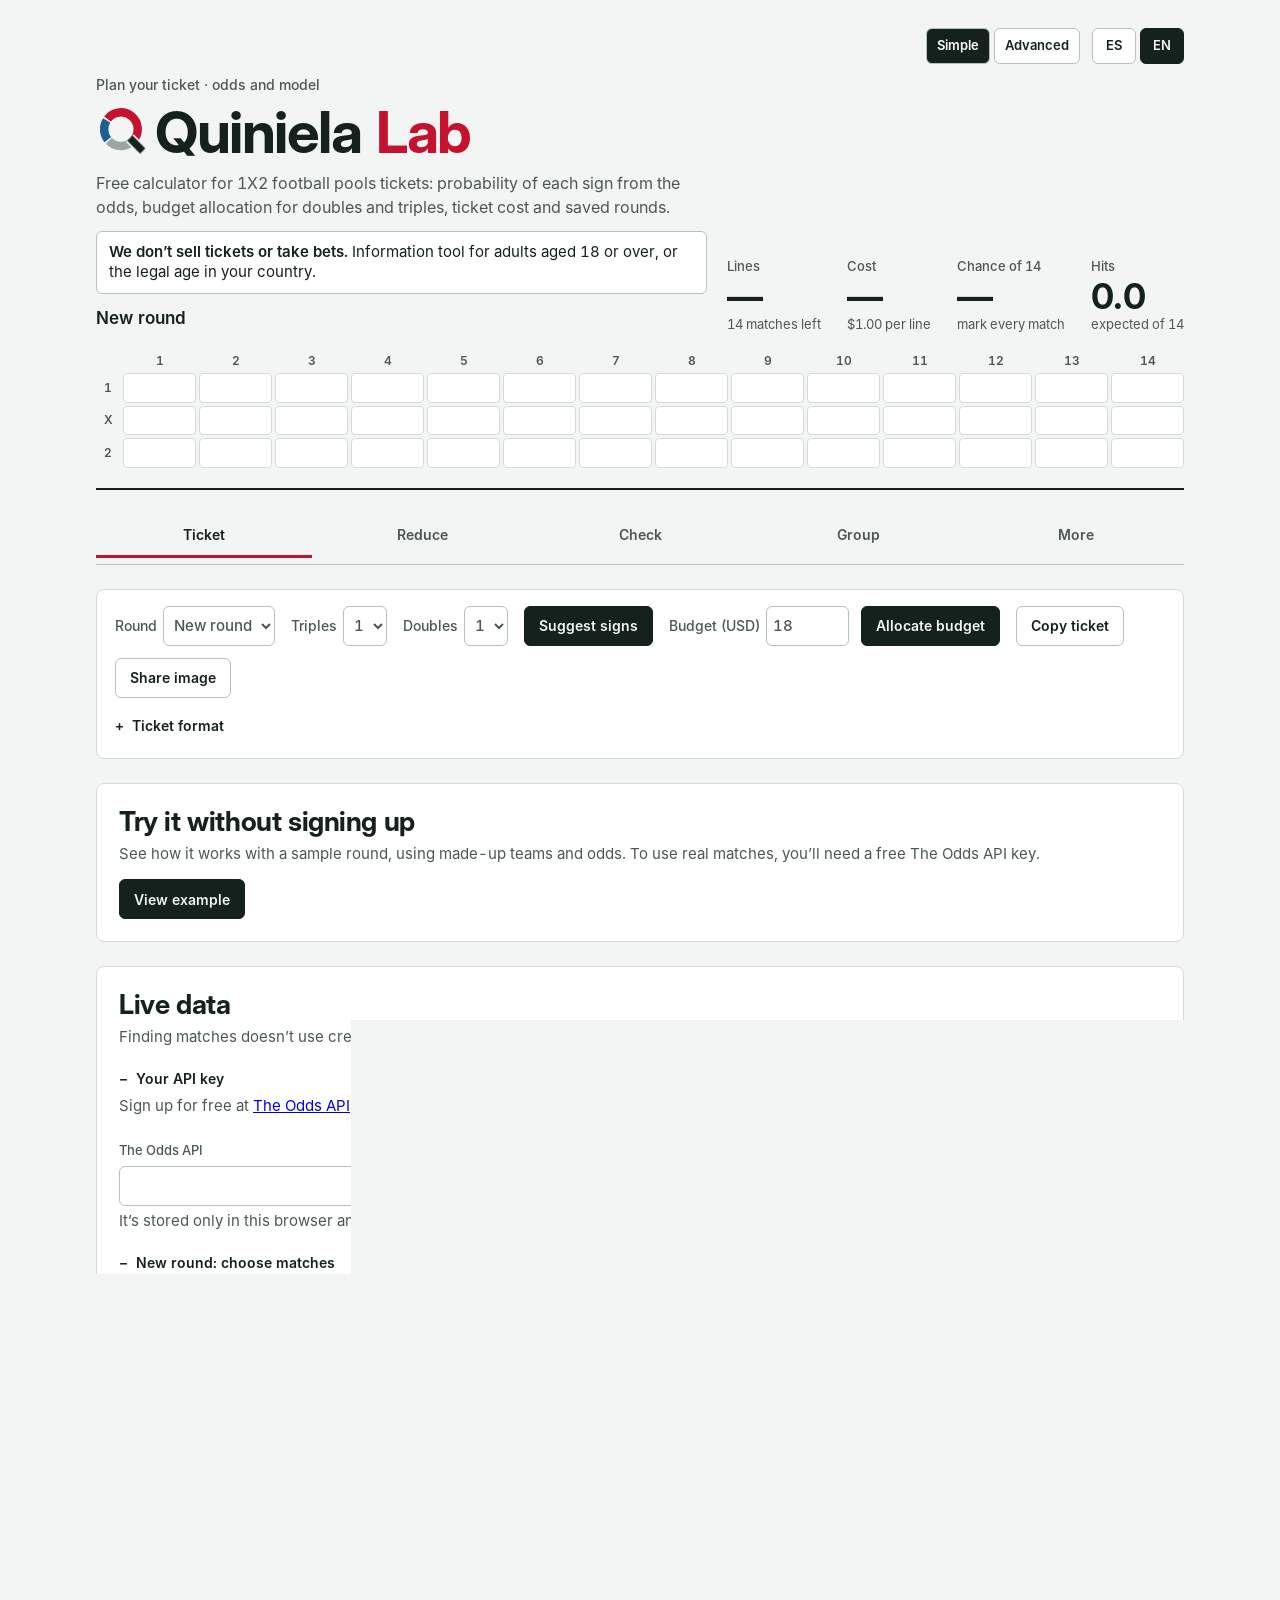
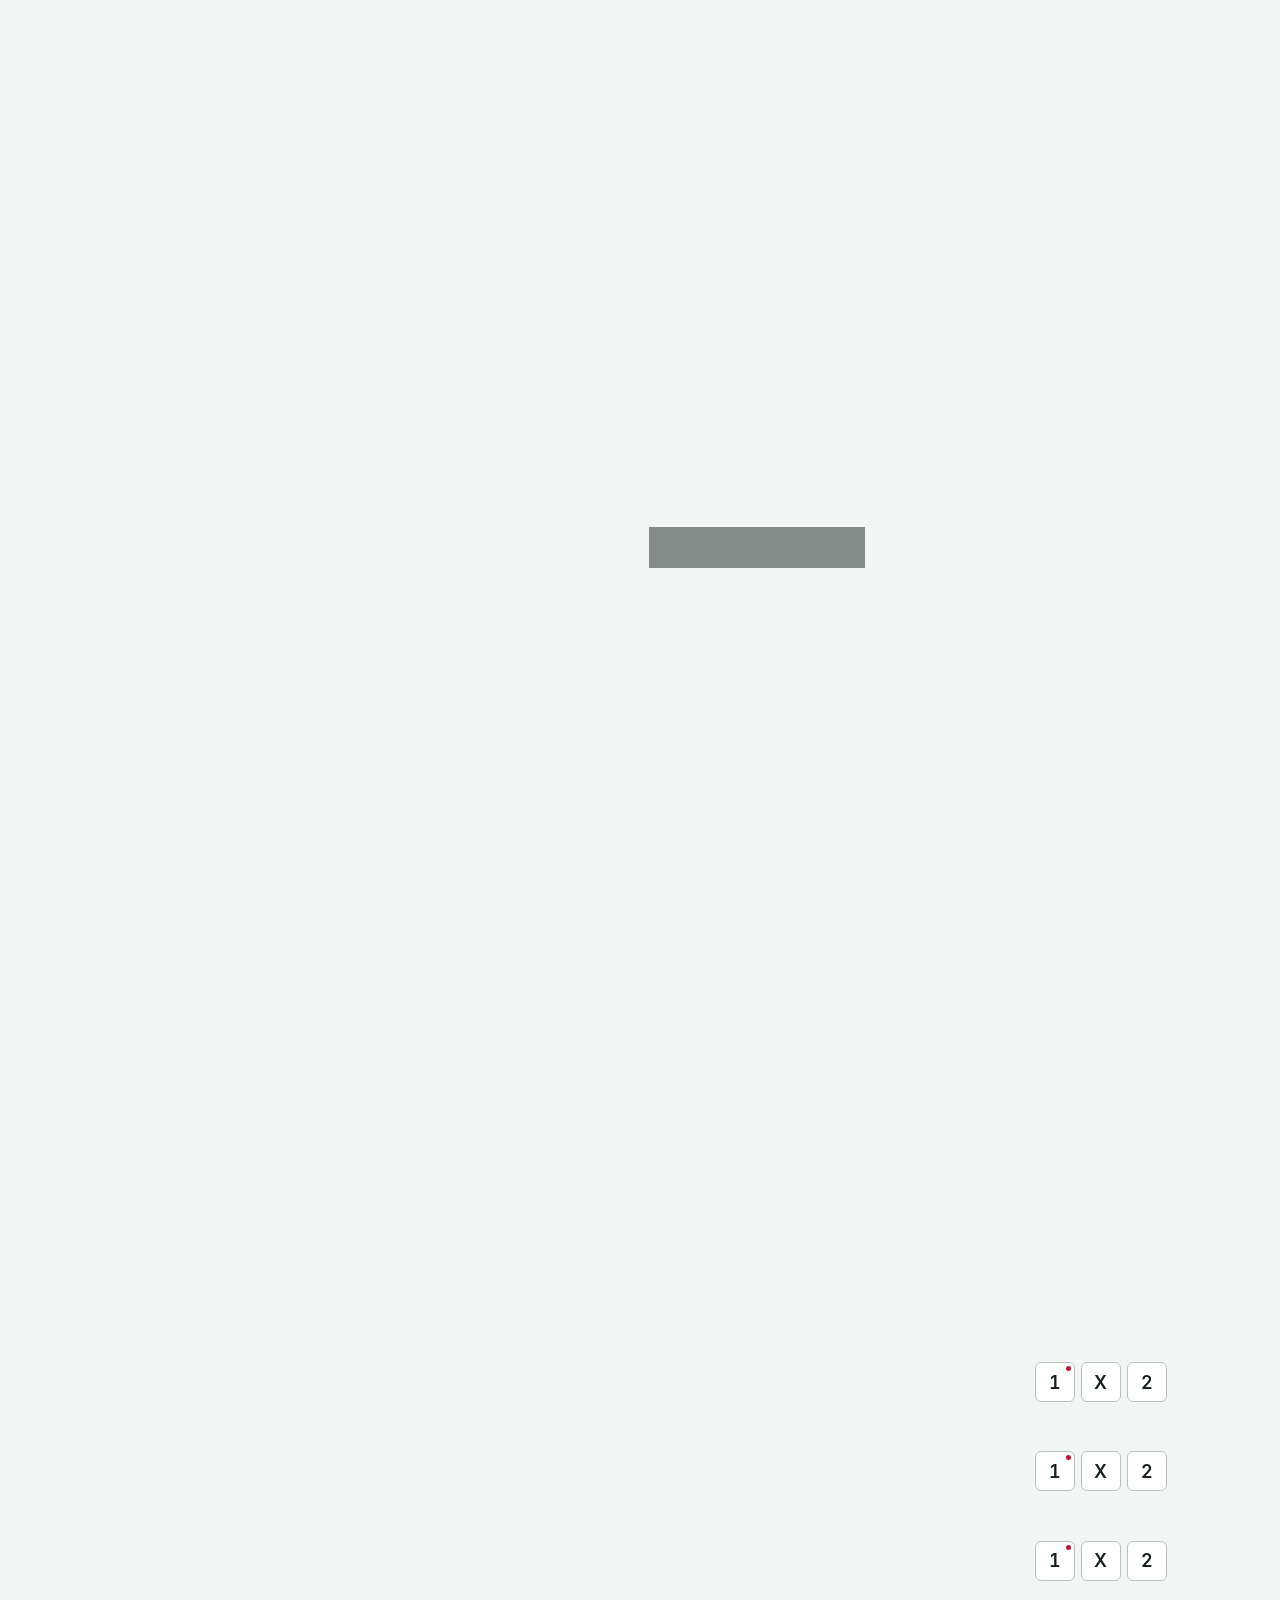
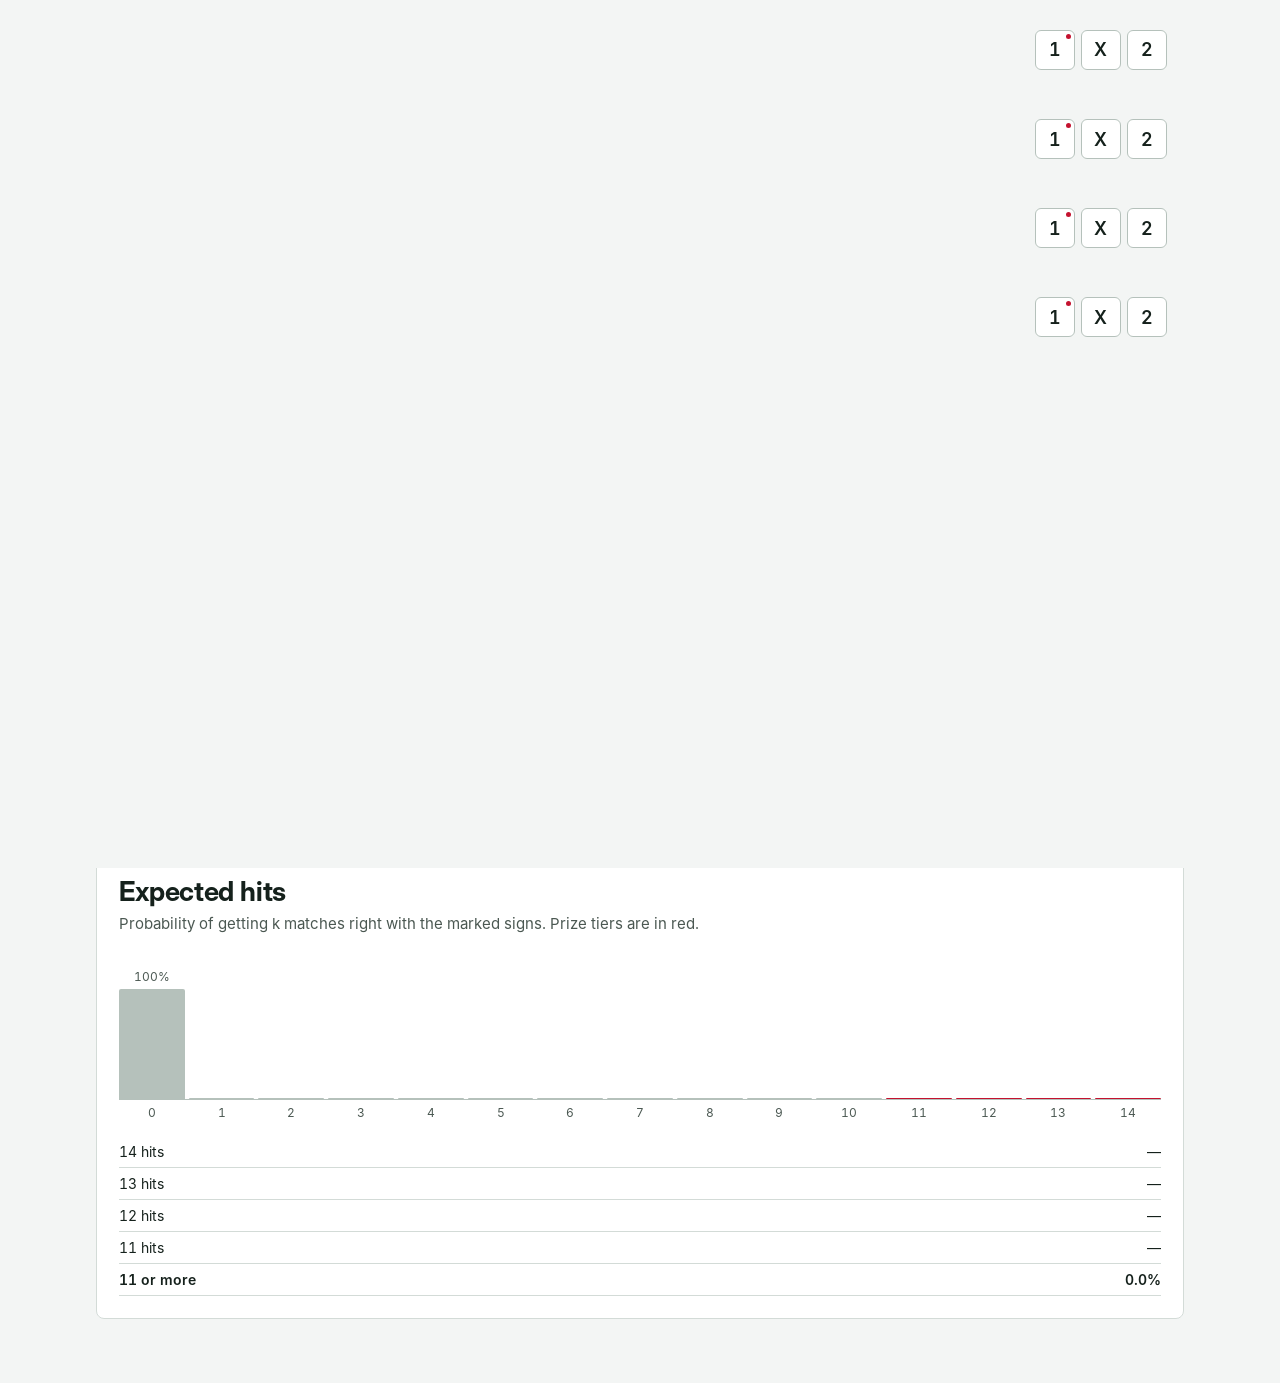
<file: index.html>
<!doctype html><html lang="es"><head><meta charset=utf8><meta name=viewport content="width=device-width,initial-scale=1,viewport-fit=cover"><style>:root{color-scheme:light;box-sizing:border-box;padding-top:env(safe-area-inset-top,0px);padding-bottom:env(safe-area-inset-bottom,0px)}html{scroll-padding-top:env(safe-area-inset-top,0px)}body{margin:0;padding:0;font:14px -apple-system,BlinkMacSystemFont,sans-serif;background:#fff;color:#000}img{max-width:100%}[hidden]:not([hidden=until-found i]){display:none!important}</style><title>Quiniela Lab: calculadora de dobles y triples para La Quiniela</title><meta name="description" content="Prepara tu boleto de La Quiniela gratis: probabilidades según las cuotas, reparto de dobles y triples por presupuesto, coste e historial de jornadas."><link rel="canonical" id="canon" href="https://qlab-web.pages.dev/"><link rel="alternate" hreflang="es" href="https://qlab-web.pages.dev/?lang=es"><link rel="alternate" hreflang="en" href="https://qlab-web.pages.dev/?lang=en"><link rel="alternate" hreflang="x-default" href="https://qlab-web.pages.dev/"><meta property="og:title" content="Quiniela Lab: calculadora de dobles y triples"><meta property="og:description" content="Reparte dobles y triples según tu presupuesto y mira la probabilidad de tu boleto de La Quiniela."><meta property="og:url" content="https://qlab-web.pages.dev/"><meta property="og:type" content="website"><meta property="og:image" content="https://qlab-web.pages.dev/icon-192.png"><link rel="preload" href="fonts/Inter-Regular.woff" as="font" type="font/woff" crossorigin><link rel="manifest" href="manifest.webmanifest"><link rel="icon" href="icon-192.png"><link rel="apple-touch-icon" href="icon-192.png"><meta name="theme-color" content="#15211c"></head><body>
<style>
@font-face{font-family:"Inter";font-style:normal;font-weight:400;font-display:swap;src:url(fonts/Inter-Regular.woff) format("woff")}
@font-face{font-family:"Inter";font-style:normal;font-weight:500;font-display:swap;src:url(fonts/Inter-Medium.woff) format("woff")}
@font-face{font-family:"Inter";font-style:normal;font-weight:600;font-display:swap;src:url(fonts/Inter-SemiBold.woff) format("woff")}
@font-face{font-family:"Inter Display";font-style:normal;font-weight:700;font-display:swap;src:url(fonts/InterDisplay-Bold.woff) format("woff")}
/* Layout: boleto vertical — 14 filas con casillas 1·X·2, panel de pleno y distribución de aciertos debajo */
:root{
  --paper:#f3f5f4; --surface:#ffffff; --ink:#15211c; --muted:#5d6b65; --grid:#d3dbd7; --grid-strong:#b5c1bb;
  --c1:#c4122f; --cx:#9aa7a1; --c2:#1d5f8e; --on1:#ffffff; --onx:#15211c; --hit:#1f8a4c; --miss:#c4122f;
  --f-display:"Inter Display","Inter",system-ui,sans-serif;
  --f-body:"Inter",system-ui,-apple-system,"Segoe UI",sans-serif;
  --f-mono:"Inter",system-ui,sans-serif;
}
@media (prefers-color-scheme: dark){:root:not([data-theme="light"]){
  --paper:#0d1411; --surface:#141e19; --ink:#e4ebe7; --muted:#93a39b; --grid:#26332d; --grid-strong:#3a4a42;
  --c1:#ff4d67; --cx:#55645d; --c2:#5aa9e0; --on1:#0d1411; --onx:#e4ebe7; --hit:#4cc37f; --miss:#ff4d67; color-scheme:dark}}
:root[data-theme="dark"]{
  --paper:#0d1411; --surface:#141e19; --ink:#e4ebe7; --muted:#93a39b; --grid:#26332d; --grid-strong:#3a4a42;
  --c1:#ff4d67; --cx:#55645d; --c2:#5aa9e0; --on1:#0d1411; --onx:#e4ebe7; --hit:#4cc37f; --miss:#ff4d67; color-scheme:dark}

*{box-sizing:border-box}
body{background:var(--paper);color:var(--ink);font-family:var(--f-body);font-size:15px;line-height:1.45}
.wrap{max-width:1060px;margin:0 auto;padding-block:28px 64px;padding-left:max(16px,env(safe-area-inset-left,0px));padding-right:max(16px,env(safe-area-inset-right,0px));display:flex;flex-direction:column;gap:22px}
.mono{font-family:var(--f-mono);font-variant-numeric:tabular-nums}
button,input,select{font:inherit;color:inherit}
:focus-visible{outline:2px solid var(--c2);outline-offset:2px}

/* Cabecera */
.top{display:grid;grid-template-columns:minmax(0,1fr) auto;gap:18px 20px;align-items:end;border-bottom:3px solid var(--ink);padding-bottom:16px}
.eyebrow{font-size:13px;color:var(--muted);font-weight:600}
h1{font-family:var(--f-display);font-weight:700;font-size:clamp(40px,7vw,64px);line-height:.9;margin:4px 0 6px;letter-spacing:-.01em;text-transform:uppercase}
h1 em{font-style:normal;color:var(--c1)}
#jname{border:0;background:transparent;font-weight:500;color:var(--muted);padding:2px 0;width:100%;max-width:560px;border-bottom:1px dashed transparent}
#jname:hover,#jname:focus{border-bottom-color:var(--grid-strong)}
.stats{display:grid;grid-template-columns:repeat(4,auto);gap:4px 26px}
.stat .k{font-size:12px;color:var(--muted);font-weight:600}
.stat .v{font-family:var(--f-display);font-size:30px;font-weight:600;line-height:1.05;font-variant-numeric:tabular-nums}
.stat .s{font-size:12px;color:var(--muted)}

/* Herramientas */
.tools{display:flex;flex-wrap:wrap;gap:10px 14px;align-items:center}
.tools label{display:flex;align-items:center;gap:6px;font-size:13px;color:var(--muted)}
.tools select{background:var(--surface);border:1px solid var(--grid-strong);border-radius:4px;padding:5px 6px}
.btn{background:var(--surface);border:1px solid var(--grid-strong);border-radius:4px;padding:7px 12px;font-weight:600;font-size:13px;cursor:pointer}
.btn:hover{border-color:var(--ink)}
.btn.primary{background:var(--ink);color:var(--paper);border-color:var(--ink)}
.spacer{flex:1}
.toast{font-size:13px;color:var(--hit);font-weight:600}
#copyout{width:100%;min-height:150px;font-family:var(--f-mono);font-size:13px;background:var(--surface);border:1px solid var(--grid-strong);border-radius:4px;padding:10px}
details.settings{width:100%}
details.settings > summary,details.edit > summary{cursor:pointer;font-size:13px;font-weight:600;color:var(--muted);list-style:none}
details > summary::-webkit-details-marker{display:none}
details.settings > summary::before,details.edit > summary::before{content:"+ ";font-family:var(--f-mono)}
details[open].settings > summary::before,details[open].edit > summary::before{content:"− "}
.set-grid{display:flex;flex-wrap:wrap;gap:12px 18px;margin-top:10px;align-items:end}
.field{display:flex;flex-direction:column;gap:3px;font-size:12px;color:var(--muted)}
.field input,.field select{width:5.5em;background:var(--surface);border:1px solid var(--grid-strong);border-radius:4px;padding:5px 6px;font-family:var(--f-mono);font-size:13px;color:var(--ink)}

/* Boleto */
.board{background:var(--surface);border:1px solid var(--grid);border-radius:6px}
.head{display:grid;grid-template-columns:2.4rem minmax(0,1.3fr) minmax(0,1.1fr) 8.4rem;gap:14px;padding:8px 14px;border-bottom:1px solid var(--grid);font-size:11px;letter-spacing:.1em;text-transform:uppercase;color:var(--muted);font-weight:600}
.head .hs{display:flex;justify-content:space-between;padding:0 .7rem}
.row{display:grid;grid-template-columns:2.4rem minmax(0,1.3fr) minmax(0,1.1fr) 8.4rem;grid-template-areas:"num main bar signs" "num edit edit edit";gap:6px 14px;padding:11px 14px;border-bottom:1px solid var(--grid);align-items:center;position:relative}
.row:last-child{border-bottom:0}
.row.hit{box-shadow:inset 4px 0 0 var(--hit)}
.row.miss{box-shadow:inset 4px 0 0 var(--miss)}
.num{grid-area:num;font-family:var(--f-display);font-size:26px;font-weight:600;color:var(--muted);align-self:start;line-height:1.2}
.main{grid-area:main;min-width:0}
.teams{display:flex;align-items:center;gap:6px;min-width:0}
.tn{flex:1 1 0;min-width:0;border:0;background:transparent;font-family:var(--f-display);font-size:21px;font-weight:600;padding:0;border-bottom:1px dashed transparent}
.tn:hover,.tn:focus{border-bottom-color:var(--grid-strong)}
.tn.away{text-align:right}
.vs{color:var(--muted);font-family:var(--f-mono)}
.xg{font-size:12px;color:var(--muted);display:flex;justify-content:space-between;gap:8px}
.barwrap{grid-area:bar;min-width:0;display:flex;flex-direction:column;gap:4px}
.mk{font-size:11px;color:var(--muted);line-height:1.3}
.bar{display:flex;height:26px;border-radius:3px;overflow:hidden;min-width:0}
.bar span{display:flex;align-items:center;justify-content:center;font-family:var(--f-mono);font-size:12px;font-weight:600;transition:flex-basis .35s ease;min-width:0;overflow:hidden;white-space:nowrap}
.b1{background:var(--c1);color:var(--on1)} .bx{background:var(--cx);color:var(--onx)} .b2{background:var(--c2);color:var(--on1)}
.signs{grid-area:signs;display:flex;gap:6px;justify-content:flex-end}
.sg{width:2.5rem;height:2.5rem;border:1.5px solid var(--grid-strong);background:var(--surface);border-radius:3px;font-family:var(--f-mono);font-weight:600;font-size:17px;cursor:pointer;position:relative}
.sg:hover{border-color:var(--ink)}
.sg.on{background:var(--ink);color:var(--paper);border-color:var(--ink)}
.sg.fav::after{content:"";position:absolute;top:3px;right:3px;width:5px;height:5px;border-radius:50%;background:var(--c1)}
.sg.real{outline:2px solid var(--hit);outline-offset:1px}
.edit{grid-area:edit}
.edit-grid{display:flex;flex-wrap:wrap;gap:12px 22px;padding:10px 0 4px;align-items:end}
fieldset{border:0;margin:0;padding:0;display:flex;gap:8px;align-items:end;flex-wrap:wrap}
legend{font-size:12px;font-weight:600;padding:0;margin-bottom:4px}
.field.sm input{width:4em}

/* Forma, valor y avisos */
.stamp{font-size:12px;color:var(--muted)}
.fi{display:flex;justify-content:space-between;gap:10px;margin-top:5px;min-width:0}
.fi-t{display:flex;flex-direction:column;gap:3px;min-width:0}
.fi-t.away{align-items:flex-end;text-align:right}
.chips{display:flex;gap:2px}
.fc{width:15px;height:15px;border-radius:2px;display:inline-flex;align-items:center;justify-content:center;font-family:var(--f-mono);font-size:10px;font-weight:600;color:var(--surface)}
.fG{background:var(--hit)} .fP{background:var(--miss)} .fE{background:var(--cx);color:var(--onx)}
.fi-s{font-size:11px;color:var(--muted)}
.sofa{flex-basis:100%}
.field.md input{width:7em}
.field.wide{flex:1 1 280px}
.field.wide input{width:100%;font-size:12px}
.review{list-style:none;margin:0;padding:0;display:flex;flex-direction:column;gap:8px;font-size:14px}
.review li{display:flex;gap:10px;align-items:baseline}
.rv-n{color:var(--muted);min-width:1.4em}
#pleno .fi{margin:0 0 10px}

.lead{margin:6px 0 8px;font-size:14px;color:var(--muted);max-width:60ch}

.calc-top{display:flex;flex-wrap:wrap;gap:12px 18px;align-items:end;margin-bottom:12px}
.calc .field select{width:5.5em;background:var(--surface);border:1px solid var(--grid-strong);border-radius:4px;padding:5px 6px;font-family:var(--f-mono);font-size:13px;color:var(--ink)}
.calc-res .v{font-family:var(--f-display);font-size:26px;font-weight:600;line-height:1.1}
.calc-res .s{font-size:12px;color:var(--muted)}
.calc-wrap{overflow-x:auto}
.calc-t{border-collapse:separate;border-spacing:3px;font-size:12px}
.calc-t th{font-weight:600;color:var(--muted);padding:3px 5px;white-space:nowrap;text-align:center}
.calc-t td{padding:0}
.calc-c{min-width:4.2rem;min-height:2.6rem;width:100%;padding:3px 5px;border:1.5px solid var(--grid);background:var(--surface);border-radius:3px;cursor:pointer;font-family:var(--f-mono);font-size:12px;line-height:1.25}
.calc-c small{display:block;color:var(--muted);font-size:10px}
.calc-c.on{border-color:var(--ink);background:var(--ink);color:var(--paper)}
.calc-c.on small{color:var(--paper)}

.demo-note{display:flex;flex-wrap:wrap;gap:10px 16px;align-items:center;justify-content:space-between;padding:12px 14px;border:1.5px solid var(--c1);border-radius:6px;font-size:14px;background:var(--surface)}

/* Reparto por presupuesto */
.budget{display:flex;flex-wrap:wrap;gap:8px 12px;align-items:center}
#b-eur{width:5.5em;background:var(--surface);border:1px solid var(--grid-strong);border-radius:4px;padding:5px 6px;font-family:var(--f-mono)}
.alloc-msg{flex-basis:100%;margin:0;font-size:13px}
.alloc-msg:empty{display:none}
.alloc-msg.err{color:var(--miss)}

/* Datos en línea */
#jsel{max-width:min(58vw,340px)}
.sync .field.wide{min-width:0;flex:1 1 200px}
.evt,.picks .pt{overflow-wrap:anywhere}
.sync-btns{display:flex;flex-wrap:wrap;gap:8px;margin-top:12px}
.sync-log{font-size:13px;margin:10px 0 0;white-space:pre-line}
.sync-log.err{color:var(--miss)}
.sync .field select,.sync .field input{width:100%}
.pick-tools{display:flex;flex-wrap:wrap;gap:10px 16px;align-items:end;padding:10px 0}
.comps{display:grid;gap:10px;font-size:13px;flex-basis:100%}
.comp-g{margin:0;padding:0;border:0;min-width:0}
.comp-g legend{padding:0;margin-bottom:4px;font-size:12px;font-weight:600;color:var(--muted)}
.comp-l{display:flex;flex-wrap:wrap;gap:6px 12px}
.comps label{display:flex;gap:5px;align-items:center}
.pick-cols{display:grid;grid-template-columns:repeat(2,minmax(0,1fr));gap:18px;margin-top:10px}
.pick-cols h3{font-size:13px;margin:0 0 6px}
.evlist{max-height:420px;overflow-y:auto;display:flex;flex-direction:column;gap:4px}
.evt{display:block;width:100%;text-align:left;background:var(--surface);border:1px solid var(--grid);border-radius:4px;padding:7px 9px;cursor:pointer;font-size:13px}
.evt small{display:block;color:var(--muted);font-size:11px}
.evt.on{border-color:var(--ink);box-shadow:inset 3px 0 0 var(--c1)}
.picks{margin:0 0 10px;padding:0;list-style:none;display:flex;flex-direction:column;gap:4px;font-size:13px}
.picks li{display:flex;align-items:center;gap:6px;border-bottom:1px solid var(--grid);padding:3px 0}
.picks .pn{font-family:var(--f-mono);color:var(--muted);min-width:1.8em}
.picks .pt{flex:1;min-width:0}
.mini{border:1px solid var(--grid-strong);background:var(--surface);border-radius:3px;min-width:2rem;min-height:2rem;cursor:pointer}
.btn:disabled{opacity:.5;cursor:not-allowed}
@media (max-width:640px){.pick-cols{grid-template-columns:1fr}}

.edits{grid-area:edit;display:flex;flex-direction:column;gap:6px}
.when{font-size:11px;color:var(--muted);margin-bottom:2px}
.field.wide{flex:1 1 280px}

/* Pleno */
.lower{display:grid;grid-template-columns:minmax(0,1fr) minmax(0,1.15fr);gap:22px}
.panel{background:var(--surface);border:1px solid var(--grid);border-radius:6px;padding:16px;min-width:0}
h2{font-family:var(--f-display);font-size:24px;font-weight:700;text-transform:uppercase;margin:0 0 2px;letter-spacing:.01em}
.sub{font-size:13px;color:var(--muted);margin:0 0 12px}
.pteams{display:flex;gap:6px;align-items:center;margin-bottom:10px}
.pgrid-wrap{overflow-x:auto}
.pgrid{border-collapse:separate;border-spacing:4px;margin:0 auto}
.pgrid th{font-family:var(--f-mono);font-size:12px;color:var(--muted);font-weight:600;padding:2px 4px}
.pgrid td{padding:0}
.cell{width:3.6rem;height:2.6rem;border:1.5px solid transparent;border-radius:3px;font-family:var(--f-mono);font-size:12px;font-weight:600;cursor:pointer;background:color-mix(in srgb,var(--c1) var(--a),var(--surface));color:var(--ink)}
.cell.on{border-color:var(--ink);box-shadow:0 0 0 2px var(--surface) inset}
.cell.real{outline:2px solid var(--hit);outline-offset:1px}
.plabel{font-size:12px;color:var(--muted);text-align:center;margin-top:6px}

/* Distribución */
.chart{display:flex;align-items:flex-end;gap:4px;height:150px;border-bottom:1px solid var(--grid-strong);padding-top:18px}
.col{flex:1;display:flex;flex-direction:column;justify-content:flex-end;align-items:center;height:100%;min-width:0;position:relative}
.col .bv{width:100%;background:var(--grid-strong);border-radius:2px 2px 0 0;min-height:1px}
.col.prize .bv{background:var(--c1)}
.col .pv{font-family:var(--f-mono);font-size:10px;color:var(--muted);margin-bottom:3px;white-space:nowrap}
.axis{display:flex;gap:4px;margin-top:4px}
.axis span{flex:1;text-align:center;font-family:var(--f-mono);font-size:11px;color:var(--muted)}
.prizes{width:100%;border-collapse:collapse;margin-top:14px;font-size:13px}
.prizes td{padding:5px 0;border-bottom:1px solid var(--grid)}
.prizes td:last-child{text-align:right;font-family:var(--f-mono)}

/* Método */
.method{font-size:14px;color:var(--muted);max-width:68ch}
.method h2{color:var(--ink)}
.formula{font-family:var(--f-mono);font-size:13px;background:var(--surface);border:1px solid var(--grid);border-radius:4px;padding:12px;color:var(--ink);overflow-x:auto;white-space:pre}

@media (max-width:820px){
  .top{grid-template-columns:1fr}
  .stats{grid-template-columns:repeat(2,minmax(0,1fr))}
  .lower{grid-template-columns:1fr}
}
@media (max-width:640px){
  .head{display:none}
  .row{grid-template-columns:2rem minmax(0,1fr);grid-template-areas:"num main" "num bar" "num signs" "num edit";padding:12px}
  .signs{justify-content:flex-start}
  .tn{font-size:19px}
}
.tabs{position:sticky;top:0;z-index:20;display:flex;gap:2px;background:var(--paper);padding-block:6px;margin-top:-6px;overflow-x:auto;scrollbar-width:none;border-bottom:1px solid var(--grid-strong)}.tabs::-webkit-scrollbar{display:none}.tabb{flex:1 1 0;min-height:44px;min-width:0;padding:0 3px;background:transparent;border:0;border-bottom:3px solid transparent;color:var(--muted);font-weight:600;font-size:14px;cursor:pointer;white-space:nowrap}.tabb[aria-current="true"]{color:var(--ink);border-bottom-color:var(--c1)}.tabb:focus-visible{outline:2px solid var(--ink);outline-offset:-2px}.tab-off{display:none!important}.tab-nb .stats,.tab-nb .ticket,.tab-nb .lead,.tab-nb #jname,.tab-nb .stamp,.tab-nb .eyebrow{display:none!important}.tab-nb .top{padding-bottom:8px}.mbtn{min-width:44px;min-height:36px;padding:0 10px;background:var(--surface);border:1px solid var(--grid-strong);border-radius:6px;color:var(--ink);font-weight:600;font-size:13px;cursor:pointer}.mbtn[aria-pressed="true"]{background:var(--ink);color:var(--surface)}.mode-simple .adv,.mode-simple .edits,.mode-simple #pedit{display:none!important}body:not(.mode-simple) .simple-only{display:none!important}.langs{display:flex;justify-content:flex-end;gap:4px;margin-bottom:-14px}.lang{min-width:44px;min-height:32px;background:var(--surface);border:1px solid var(--grid-strong);border-radius:4px;color:var(--ink);font-weight:600;font-size:12px;cursor:pointer}.lang[aria-pressed="true"]{background:var(--ink);color:var(--paper);border-color:var(--ink)}.lower.solo{grid-template-columns:1fr}
.limit-warn{flex-basis:100%;margin:0;padding:8px 10px;border:1px solid var(--c1);border-radius:4px;font-size:13px}
.round-g{display:grid;grid-template-columns:repeat(3,minmax(0,1fr));gap:12px}.rg .v{font-family:var(--f-display);font-size:30px;font-weight:600;line-height:1.1}.rg .k{font-size:12px;color:var(--muted)}.round-n{margin:12px 0 0}
.hist-f{display:flex;flex-wrap:wrap;gap:12px 18px;align-items:end;margin-bottom:12px}.check{display:flex;gap:7px;align-items:center;font-size:14px;min-height:44px}.hist-f .field input{width:8em;background:var(--surface);border:1px solid var(--grid-strong);border-radius:4px;padding:5px 6px}
.hist-sum{font-family:var(--f-display);font-size:24px;font-weight:600;margin-bottom:8px}.help{margin:12px 0 0}.help a{color:inherit}
@media (max-width:480px){.rg .v{font-size:24px}}
h1{display:flex;align-items:center;gap:.16em;white-space:nowrap;font-size:clamp(38px,5.2vw,58px)}.logo{width:.86em;height:.82em;flex:none;color:var(--ink)}
.lg{stroke-dasharray:1;stroke-dashoffset:0;animation:lgdraw .55s cubic-bezier(.3,.7,.2,1) both;animation-delay:calc(var(--i)*.28s)}.lgt{animation:lgin .25s .8s both}
@keyframes lgdraw{from{stroke-dashoffset:1}to{stroke-dashoffset:0}}@keyframes lgin{from{opacity:0}to{opacity:1}}
.ticket{grid-column:1/-1;display:grid;grid-template-columns:1.5rem repeat(var(--n,14),minmax(0,1fr));gap:3px}
.tn-h,.ts-h{font-size:11px;color:var(--muted);font-weight:600;text-align:center;line-height:1.5}.ts-h{align-self:center}
.tc{min-height:1.85rem;display:flex;align-items:center;justify-content:center;border-radius:2px;background:color-mix(in srgb,var(--c2) calc(var(--a,0)*.72%),var(--surface));border:1px solid var(--grid);font:600 13px var(--f-mono);color:var(--ink);transition:background-color .3s ease,color .15s ease}
.tc.on{background:var(--ink);border-color:var(--ink);color:var(--paper)}.tc.real{outline:2px solid var(--hit);outline-offset:1px}
.tc.stamp{animation:stamp .34s cubic-bezier(.2,1.5,.4,1) both;animation-delay:calc(var(--i)*24ms)}@keyframes stamp{from{transform:scale(.55);opacity:.2}to{transform:none;opacity:1}}
.ticket.enter .tc{animation:tcin .38s ease both;animation-delay:calc(var(--i)*28ms)}@keyframes tcin{from{opacity:0;transform:translateY(5px)}to{opacity:1;transform:none}}
.tip{position:fixed;z-index:50;max-width:260px;padding:6px 9px;border-radius:4px;background:var(--ink);color:var(--paper);font-size:12px;line-height:1.35;pointer-events:none}
.col .bv{transition:height .38s cubic-bezier(.2,.8,.2,1),background-color .2s}
.curve-plot{position:relative;width:100%;min-height:230px}.curve-plot svg{display:block;width:100%;height:auto;overflow:visible}
.cv-line{fill:none;stroke:var(--c2);stroke-width:2;stroke-linejoin:round;stroke-linecap:round}.cv-line.draw{stroke-dasharray:1;animation:lgdraw .9s ease both}
.cv-dot{fill:var(--c2);stroke:var(--surface);stroke-width:2}.cv-now{fill:var(--ink);stroke:var(--surface);stroke-width:2}.cv-grid{stroke:var(--grid);stroke-width:1}.cv-axis{stroke:var(--grid-strong);stroke-width:1}.cv-t{font-size:11px;fill:var(--muted);font-family:var(--f-body)}.cv-l{font-size:12px;fill:var(--ink);font-weight:600;font-family:var(--f-body)}.cv-hit{fill:transparent;cursor:crosshair}.cv-cross{stroke:var(--grid-strong);stroke-width:1;opacity:0}.tw-c{overflow-x:auto}.curve-t{width:100%;border-collapse:collapse;font-size:13px;margin-top:8px}.curve-t th,.curve-t td{padding:5px 8px;border-bottom:1px solid var(--grid);text-align:right;white-space:nowrap}.curve-t th{color:var(--muted);font-weight:600}
@media (max-width:1040px){.top{grid-template-columns:minmax(0,1fr)}}
@media (max-width:640px){.ticket{grid-template-columns:1.15rem repeat(var(--n,14),minmax(0,1fr));gap:2px}.tc{min-height:1.55rem;font-size:11px}.tn-h,.ts-h{font-size:10px}}
@media (prefers-reduced-motion:reduce){.lg,.lgt,.tc.stamp,.ticket.enter .tc,.cv-line.draw{animation:none}.tc,.col .bv{transition:none}}.calc-c:disabled{opacity:.35;cursor:not-allowed}
.noshop{margin:8px 0 10px;padding:7px 10px;border:1px solid var(--grid-strong);border-radius:4px;background:var(--surface);font-size:14px;line-height:1.35}
@media (prefers-reduced-motion:reduce){.bar span{transition:none}}

/* Lectura e interfaz */
html{-webkit-text-size-adjust:100%}
body{font-size:16px;line-height:1.5;-webkit-font-smoothing:antialiased;-moz-osx-font-smoothing:grayscale;text-rendering:optimizeLegibility;font-feature-settings:"kern","liga","calt";font-variant-numeric:tabular-nums}
:root{--muted:#4b5852}
@media (prefers-color-scheme:dark){:root:not([data-theme="light"]){--muted:#a9b6af}}
:root[data-theme="dark"]{--muted:#a9b6af}
.wrap{gap:24px;max-width:1120px}
h1{font-weight:700;text-transform:none;letter-spacing:-.025em;line-height:1;margin:8px 0 10px}
h2{font-size:clamp(22px,3vw,27px);line-height:1.15;text-transform:none;letter-spacing:-.015em;margin:0 0 6px}
.lead{font-size:16px;line-height:1.5;margin:0 0 12px;max-width:62ch}.eyebrow{font-size:14px;font-weight:500}
.sub{font-size:15px;line-height:1.5;margin:0 0 14px}.noshop{font-size:15px;padding:10px 12px;border-radius:6px}.top{border-bottom-width:2px;padding-bottom:20px}
.stat .k{font-size:13px;font-weight:500}.stat .v{font-size:clamp(28px,3.2vw,36px);font-weight:700;letter-spacing:-.02em;line-height:1.1}.stat .s{font-size:13px;line-height:1.35}
#jname{font-size:17px;font-weight:600;color:var(--ink)}.stamp{font-size:13px}
.panel{border-radius:8px;padding:22px}.board{border-radius:8px}
.tools{background:var(--surface);border:1px solid var(--grid);border-radius:8px;padding:16px 18px;gap:12px 16px}
.tools label{font-size:14px;font-weight:500}.tools select,#b-eur{min-height:40px;font-size:15px;border-radius:6px;font-family:var(--f-body)}
.btn{min-height:40px;padding:8px 14px;border-radius:6px;font-size:14px;transition:background-color .15s,border-color .15s,color .15s}.btn:disabled{opacity:.5;cursor:not-allowed}
.btn.primary:hover{background:var(--c1);border-color:var(--c1);color:var(--on1)}
.toast,.alloc-msg{font-size:14px}.limit-warn{font-size:14px}
details.settings>summary,details.edit>summary{font-size:14px;min-height:32px;display:flex;align-items:center;gap:4px;color:var(--ink)}
details.settings>summary::before,details.edit>summary::before{white-space:pre}
.field{font-size:13px;font-weight:500;gap:5px}.field input,.field select{min-height:40px;font-size:15px;border-radius:6px;font-family:var(--f-body)}legend{font-size:13px}
.head{font-size:13px;letter-spacing:0;text-transform:none;font-weight:500;padding:10px 16px}.row{padding:14px 16px;gap:8px 16px;align-items:center}
.num{font-size:22px;font-weight:700;align-self:center}.tn{font-family:var(--f-body);font-size:18px;font-weight:600;letter-spacing:-.01em}.xg{font-size:13px}
.mk{font-size:13px;line-height:1.4}.bar{height:30px;border-radius:5px;gap:2px}.bar span{font-size:13px;font-weight:600}
.sg{border-radius:6px;font-size:18px;font-weight:600;transition:background-color .12s,color .12s,border-color .12s}.fi-s{font-size:13px}.fc{width:18px;height:18px;font-size:11px}
.calc-c{font-size:14px;border-radius:5px;font-weight:600}.calc-c small{font-size:12px;font-weight:400;display:block}.calc-t th{font-size:13px}
.prizes{font-size:14px}.col .pv{font-size:12px}.axis span{font-size:12px}.plabel{font-size:14px}.pgrid th{font-size:13px}.cell{font-size:13px;border-radius:5px}
.comps{font-size:14px;gap:12px}.comp-g legend{font-size:13px}.evt{font-size:14px}.evt small{font-size:13px}.picks{font-size:14px}.sync-log{font-size:14px}
.review{font-size:15px}.method{font-size:15px;line-height:1.6}.formula{font-family:ui-monospace,"SFMono-Regular",Menlo,Consolas,monospace;font-size:13px;border-radius:6px}
#copyout{font-family:ui-monospace,"SFMono-Regular",Menlo,Consolas,monospace}.tn-h,.ts-h{font-size:12px}.tc{font-family:var(--f-body);font-size:14px;border-radius:4px}
.cv-t{font-size:12px}.cv-l{font-size:13px}.curve-t{font-size:14px}.hist-sum{font-family:var(--f-display);font-weight:700;letter-spacing:-.015em}.rg .k{font-size:13px}.rg .v{font-weight:700}.lang{min-height:36px;font-size:13px;border-radius:6px}
@media (max-width:640px){.num{align-self:start}}
.curve-layout{display:grid;grid-template-columns:auto minmax(0,1fr);gap:24px;align-items:end}.curve-ring{width:150px;text-align:center}.curve-ring[hidden]{display:none}.curve-ring svg{display:block;width:124px;height:124px;margin:0 auto 6px}
.ring-tr{fill:none;stroke:var(--grid);stroke-width:14}.ring-v{fill:none;stroke:var(--c2);stroke-width:14}.ring-v.draw{animation:ringdraw .8s cubic-bezier(.2,.8,.2,1) both}@keyframes ringdraw{from{stroke-dasharray:0 100}}.ring-t{font:700 22px var(--f-display);fill:var(--ink);letter-spacing:-.02em}.ring-k{font-size:13px;font-weight:600}.ring-s{font-size:13px;color:var(--muted)}
.cv-bar{fill:var(--c2);transform-box:fill-box;transform-origin:50% 100%}.cv-bar.now{fill:var(--ink)}.cv-bar.grow{animation:bargrow .5s cubic-bezier(.2,.8,.2,1) both;animation-delay:calc(var(--i)*32ms)}@keyframes bargrow{from{transform:scaleY(0)}to{transform:none}}.cv-v{font:500 12px var(--f-body);fill:var(--muted)}
.curve-plot{min-height:0}
@media (max-width:640px){.curve-layout{grid-template-columns:minmax(0,1fr)}.curve-ring{width:auto}.cv-v{font-size:11px}}
@media (prefers-reduced-motion:reduce){.cv-bar.grow,.ring-v.draw{animation:none}}
.desk-k{margin-bottom:14px}.desk-t td:nth-child(2),.desk-t th:nth-child(2){text-align:left;white-space:normal;min-width:150px}.desk-t td:first-child,.desk-t th:first-child{text-align:left;color:var(--muted)}.spark{display:inline-block;vertical-align:middle;width:72px;height:22px}.spark polyline{fill:none;stroke:var(--c2);stroke-width:2;stroke-linecap:round;stroke-linejoin:round}.spark circle{fill:var(--ink)}.up,.down{font-weight:600}.hist-chart{margin:4px 0 12px}.hist-chart svg{display:block;width:100%;height:auto}.eq-pos{fill:var(--c2)}.eq-neg{fill:var(--c1)}
.has-live #reducebox{order:1}.has-live #scrutbox{order:1}.has-live #groupbox{order:1}.has-live .sync{order:1}.has-live .calc{order:2}.has-live .method{order:3}
@media (max-width:640px){.panel{padding:16px}.tools{padding:14px}.row{padding:12px}.tn{font-size:17px}.tc{font-size:12px}.tn-h,.ts-h{font-size:11px}}
</style>

<div class="wrap">
  <div class="langs"><span role="group" data-ta="modeG" aria-label="Modo" style="display:flex;gap:4px;margin-right:8px"><button class="mbtn" data-mode="simple" data-t="modeS" aria-pressed="true">Sencillo</button><button class="mbtn" data-mode="adv" data-t="modeA" aria-pressed="false">Avanzado</button></span><span role="group" aria-label="Idioma / Language" style="display:flex;gap:4px"><button class="lang" data-lang="es" aria-pressed="false">ES</button><button class="lang" data-lang="en" aria-pressed="false">EN</button></span></div>
  <header class="top">
    <div>
      <div class="eyebrow" data-t="eyebrow">Preparar el boleto · cuotas y modelo</div>
      <h1><svg class="logo" viewBox="60 76 380 360" aria-hidden="true"><mask id="lm" maskUnits="userSpaceOnUse" x="0" y="0" width="512" height="512"><rect width="512" height="512" fill="#fff"/><path d="M318 304L416 402" stroke="#000" stroke-width="82"/></mask><g mask="url(#lm)"><path class="lg" style="--i:0" pathLength="1" d="M147.5 159.3A128 128 0 1 1 344.5 322.3" stroke="var(--c1)" stroke-width="64" fill="none"/><path class="lg" style="--i:1" pathLength="1" d="M336.3 330.5A128 128 0 0 1 157.9 324.9" stroke="var(--cx)" stroke-width="64" fill="none"/><path class="lg" style="--i:2" pathLength="1" d="M150.2 316.2A128 128 0 0 1 141.0 168.9" stroke="var(--c2)" stroke-width="64" fill="none"/></g><path class="lgt" d="M318 304L416 402" stroke="currentColor" stroke-width="56" fill="none"/></svg><span>Quiniela <em>Lab</em></span></h1>
      <p class="lead" id="lead">Calculadora gratuita para preparar tu boleto de La Quiniela: probabilidad de cada signo según las cuotas, reparto de dobles y triples por presupuesto, coste de las apuestas e historial de jornadas.</p>
      <p class="noshop" data-th="noshop"><strong>No vendemos boletos ni aceptamos apuestas.</strong> Herramienta informativa para mayores de 18 años.</p>
      <input id="jname" data-ta="roundName" aria-label="Nombre de la jornada">
      <div class="stamp" id="stamp"></div>
    </div>
    <div class="stats">
      <div class="stat"><div class="k" data-t="statBets">Apuestas</div><div class="v" id="st-bets">—</div><div class="s" id="st-mix">—</div></div>
      <div class="stat"><div class="k" data-t="statCost">Coste</div><div class="v" id="st-cost">—</div><div class="s" id="st-price">—</div></div>
      <div class="stat"><div class="k" id="st-pall-k">Prob. de 14</div><div class="v" id="st-p14">—</div><div class="s" id="st-p10">—</div></div>
      <div class="stat"><div class="k" data-t="statHits">Aciertos</div><div class="v" id="st-exp">—</div><div class="s" id="st-real">esperados</div></div>
    </div>
    <div class="ticket enter" id="ticket" role="img"></div>
  </header>
  <nav class="tabs" id="tabs" data-ta="tabsL" aria-label="Secciones"><button class="tabb" data-go="boleto" data-t="tabBoleto">Boleto</button><button class="tabb" data-go="reducir" data-t="tabReducir">Reducir</button><button class="tabb" data-go="escrutar" data-t="tabEscrutar">Escrutar</button><button class="tabb" data-go="grupo" data-t="tabGrupo">Grupo</button><button class="tabb" data-go="mas" data-t="tabMas">Más</button></nav>
  <div class="tip" id="tip" role="tooltip" hidden></div>

  <section class="panel" id="g-view" aria-labelledby="gv-h" hidden>
    <h2 id="gv-h" data-t="gvH">Boleto de grupo compartido</h2>
    <p class="sub" data-t="gvP">Lo ha escrito quien te envió el enlace. Compruébalo antes de jugar. No se guarda en tus jornadas.</p>
    <div id="gv-body"></div>
    <button class="btn" id="gv-close" data-t="gvClose">Cerrar</button>
  </section>

  <section class="tools" data-tab="boleto" data-ta="tools" aria-label="Herramientas">
    <label for="jsel"><span data-t="round">Jornada</span> <select id="jsel"></select></label>
    <button class="btn adv" id="b-jdel" data-t="delRound">Borrar jornada</button>
    <label for="n-tri"><span data-t="triples">Triples</span> <select id="n-tri"><option>0</option><option selected>1</option><option>2</option><option>3</option><option>4</option></select></label>
    <label for="n-dob"><span data-t="doubles">Dobles</span> <select id="n-dob"><option>0</option><option selected>1</option><option>2</option><option>3</option><option>4</option><option>5</option><option>6</option></select></label>
    <button class="btn primary" id="b-suggest" data-t="suggest">Sugerir signos</button>
    <span class="budget">
      <label for="b-eur"><span id="b-eur-l">Presupuesto €</span> <input id="b-eur" type="number" min="0" step="0.75" inputmode="decimal" value="18"></label>
      <label class="adv" for="b-goal"><span data-t="goal">Objetivo</span> <select id="b-goal"><option value="p14">Acertar los 14</option><option value="p10">Acertar 10 o más</option></select></label>
      <button class="btn primary" id="b-alloc" data-t="allocBtn">Repartir presupuesto</button>
      <button class="btn" id="b-undo" data-t="undo" hidden>Deshacer</button>
    </span>
    <button class="btn adv" id="b-fav" data-t="favBtn">Solo favoritos</button>
    <button class="btn" id="b-copy" data-t="copyBtn">Copiar boleto</button>
    <button class="btn" id="b-share" data-t="shareBtn">Compartir imagen</button>
    <span class="toast" id="toast" aria-live="polite"></span>
    <span class="spacer"></span>
    <details class="settings" id="fmtbox">
      <summary data-t="fmtH">Formato del boleto</summary>
      <div class="set-grid">
        <label class="field" for="f-preset"><span data-t="fmtPreset">Tipo</span><select id="f-preset"><option value="quiniela">La Quiniela (España)</option><option value="custom" data-t="fmtCustom">Boleto 1X2 personalizado</option></select></label>
        <label class="field" for="f-n"><span data-t="fmtN">Partidos</span><input id="f-n" type="number" min="2" max="20" step="1"></label>
        <label class="field" for="p-price"><span data-t="fmtPrice">Precio por apuesta</span><input id="p-price" type="number" step="0.05" min="0"></label>
        <label class="field" for="f-cur"><span data-t="fmtCur">Moneda</span><select id="f-cur"></select></label>
        <label class="field" for="f-min"><span data-t="fmtMin">Aciertos mínimos con premio</span><input id="f-min" type="number" min="1" max="20" step="1"></label>
      </div>
      <p class="sub" data-t="fmtNote">Comprueba las reglas y los precios en el boleto oficial de tu país.</p>
    </details>
    <details class="settings adv">
      <summary data-t="modelH">Parámetros del modelo</summary>
      <div class="set-grid">
        <label class="field" for="p-avg"><span data-t="pAvg">Goles base/equipo</span><input id="p-avg" type="number" step="0.05" min="0.5"></label>
        <label class="field" for="p-prior"><span data-t="pPrior">Peso a priori (partidos)</span><input id="p-prior" type="number" step="1" min="0"></label>
        <label class="field" for="p-home"><span data-t="pHome">Factor campo</span><input id="p-home" type="number" step="0.01" min="1"></label>
        <label class="field" for="p-rho">Dixon-Coles ρ<input id="p-rho" type="number" step="0.01" min="-0.3" max="0.3"></label>
        <label class="field" for="p-mkt"><span data-t="pMkt">Peso de las cuotas %</span><input id="p-mkt" type="number" step="10" min="0" max="100"></label>
        <label class="field" for="p-beta"><span data-t="pBeta">Peso valor XI</span><input id="p-beta" type="number" step="0.05" min="0" max="1"></label>
        <label class="field" for="p-wf"><span data-t="pWf">Peso forma</span><input id="p-wf" type="number" step="0.25" min="0" max="2"></label>
        <button class="btn" id="b-clear" data-t="clearRound">Vaciar jornada</button>
      </div>
    </details>
    <p class="alloc-msg" id="allocmsg" aria-live="polite"></p>
    <p class="limit-warn" id="limitwarn" role="status" hidden></p>
    <textarea id="copyout" data-ta="ticketText" hidden readonly aria-label="Texto del boleto"></textarea>
  </section>

  <section class="panel start" data-tab="boleto" id="startbox" hidden>
    <h2 data-t="startH">Pruébala sin registrarte</h2>
    <p class="sub" data-t="startP">Mira cómo funciona con una jornada de ejemplo, con equipos y cuotas inventados. Cuando quieras usar partidos reales, necesitarás una clave gratuita de The Odds API.</p>
    <button class="btn primary" id="b-demo" data-t="demoBtn">Ver ejemplo</button>
  </section>
  <div class="demo-note" data-tab="boleto" id="demonote" hidden>
    <span data-th="demoNote"><strong>Ejemplo con datos inventados.</strong> Estos equipos y cuotas no existen: no los uses para jugar.</span>
    <button class="btn" id="b-real" data-t="realBtn">Usar partidos reales</button>
  </div>

  <section class="panel" data-tab="reducir" id="reducebox" aria-labelledby="rd-h">
    <h2 id="rd-h" data-t="redH">Reducciones (en prueba)</h2>
    <p class="sub" data-t="redP">Calcula menos columnas para tus dobles y triples. La garantía solo vale si todos los resultados están entre tus signos marcados, y no asegura ningún premio.</p>
    <div class="hist-f">
      <label class="field" for="r-k" style="min-width:170px"><span data-t="redGoal">Garantía</span><select id="r-k" style="width:100%"><option value="1">Máximo 1 fallo</option><option value="2">Máximo 2 fallos</option></select></label>
      <label class="field adv" for="r-mode" style="min-width:190px"><span data-t="redMode">Objetivo</span><select id="r-mode" style="width:100%"><option value="g">Garantía completa</option><option value="b">Número fijo de columnas</option><option value="p">Cobertura mínima</option></select></label>
      <label class="field adv" for="r-b" id="r-bf" hidden><span data-t="redBudget">Columnas</span><input id="r-b" type="number" min="1" step="1" inputmode="numeric" value="10"></label>
      <label class="field adv" for="r-p" id="r-pf" hidden><span data-t="redPct">Cobertura (%)</span><input id="r-p" type="number" min="1" max="99" step="1" inputmode="numeric" value="90"></label>
      <button class="btn primary" id="r-run" data-t="redRun">Calcular reducción</button>
      <button class="btn" id="r-copy" data-t="redCopy" hidden>Copiar columnas</button>
    </div>
    <p class="sync-log" id="r-msg" aria-live="polite"></p>
    <div id="r-out" hidden><div class="round-g desk-k" id="r-kpi"></div><p class="sub round-n" id="r-note"></p><div class="tw-c"><table class="curve-t" id="r-table"></table></div><div class="hist-f" style="margin-top:12px"><button class="btn" id="r-toscrut" data-t="redToScrut">Escrutar estas columnas</button></div></div>
  </section>

  <section class="panel" data-tab="escrutar" id="scrutbox" aria-labelledby="sc-h">
    <h2 id="sc-h" data-t="scH">Escrutinio de columnas</h2>
    <p class="sub" data-t="scP">Mira qué aseguran tus columnas antes de la jornada y cuántas aciertan después. Tus columnas no salen de este navegador.</p>
    <div class="hist-f">
      <button class="btn" id="s-usered" data-t="scUseRed">Usar columnas de la reducción</button>
      <button class="btn" id="s-open" data-t="scOpen">Abrir fichero de texto</button>
      <button class="btn" id="s-group" data-t="gcRun">Agrupar en dobles y triples</button>
      <input type="file" id="s-file" accept=".txt,.asc,.csv,text/plain" hidden>
    </div>
    <label class="field" for="s-cols"><span data-t="scCols">Columnas, una por línea</span><textarea id="s-cols" rows="5" spellcheck="false" style="width:100%;box-sizing:border-box;background:var(--surface);border:1px solid var(--grid-strong);border-radius:4px;padding:8px;font-family:var(--f-mono);font-size:14px;color:var(--ink)"></textarea></label>
    <details class="sc-cond adv" style="margin-top:12px"><summary data-t="ccH" style="cursor:pointer;font-weight:600;color:var(--ink);min-height:32px">Condiciones</summary>
      <p class="sub" data-t="ccP">Quita columnas y mira cuánto ahorras y cuánta probabilidad pierdes. Filtrar suele romper la garantía.</p>
      <div class="hist-f" id="cc-grid">
        <label class="field sm" for="cc-1a"><span data-t="cc1a">Mín. de 1</span><input id="cc-1a" type="number" min="0" inputmode="numeric"></label><label class="field sm" for="cc-1b"><span data-t="cc1b">Máx. de 1</span><input id="cc-1b" type="number" min="0" inputmode="numeric"></label>
        <label class="field sm" for="cc-xa"><span data-t="ccxa">Mín. de X</span><input id="cc-xa" type="number" min="0" inputmode="numeric"></label><label class="field sm" for="cc-xb"><span data-t="ccxb">Máx. de X</span><input id="cc-xb" type="number" min="0" inputmode="numeric"></label>
        <label class="field sm" for="cc-2a"><span data-t="cc2a">Mín. de 2</span><input id="cc-2a" type="number" min="0" inputmode="numeric"></label><label class="field sm" for="cc-2b"><span data-t="cc2b">Máx. de 2</span><input id="cc-2b" type="number" min="0" inputmode="numeric"></label>
        <label class="field md" for="cc-top"><span data-t="ccTop">Las N más probables</span><input id="cc-top" type="number" min="1" inputmode="numeric"></label>
        <label class="field md" for="cc-cr"><span data-t="ccCr">Rentabilidad mínima</span><input id="cc-cr" type="number" min="0" step="0.1" inputmode="decimal"></label>
      </div>
      <label class="field" for="cc-base" style="margin-bottom:10px"><span data-t="ccBase">Columnas base: columna y aciertos con ella</span><textarea id="cc-base" rows="2" spellcheck="false" style="width:100%;box-sizing:border-box;background:var(--surface);border:1px solid var(--grid-strong);border-radius:4px;padding:8px;font-family:var(--f-mono);font-size:14px;color:var(--ink)"></textarea></label>
      <label class="field" for="cc-group" style="margin-bottom:10px"><span data-t="ccGroup">Grupos: partidos, signos y cuántos deben salir</span><textarea id="cc-group" rows="2" spellcheck="false" style="width:100%;box-sizing:border-box;background:var(--surface);border:1px solid var(--grid-strong);border-radius:4px;padding:8px;font-family:var(--f-mono);font-size:14px;color:var(--ink)"></textarea></label>
      <div class="hist-f"><button class="btn" id="s-dev" data-t="ccDev">Desarrollar mis signos</button><button class="btn" id="cc-apply" data-t="ccApply">Aplicar condiciones</button><button class="btn" id="cc-undo" data-t="ccUndo" hidden>Deshacer</button></div>
      <div class="hist-f" style="margin-top:10px"><label class="field" for="cc-k" style="min-width:150px"><span data-t="ccRK">Garantía en tu lista</span><select id="cc-k" style="width:100%"><option value="1">Máximo 1 fallo</option><option value="2">Máximo 2 fallos</option></select></label><label class="check" for="cc-in"><input type="checkbox" id="cc-in"> <span data-t="ccRIn">Usar solo columnas de la lista</span></label><button class="btn primary" id="cc-reduce" data-t="ccRRun">Reducir estas columnas</button></div>
      <div class="tw-c" id="cc-diagw" hidden style="margin-top:10px"><table class="curve-t" id="cc-diag"></table></div>
    </details>
    <details class="adv" style="margin-top:12px"><summary data-t="alH" style="cursor:pointer;font-weight:600;color:var(--ink);min-height:32px">Operaciones con ficheros</summary>
      <p class="sub" data-t="alP">Combina las columnas de arriba con otras. El resultado sustituye a las de arriba.</p>
      <label class="field" for="al-cols"><span data-t="alCols">Otras columnas</span><textarea id="al-cols" rows="3" spellcheck="false" style="width:100%;box-sizing:border-box;background:var(--surface);border:1px solid var(--grid-strong);border-radius:4px;padding:8px;font-family:var(--f-mono);font-size:14px;color:var(--ink)"></textarea></label>
      <input type="file" id="al-file" accept=".txt,.asc,.csv,text/plain" hidden>
      <div class="hist-f" style="margin-top:10px"><button class="btn" id="al-open" data-t="alOpen">Abrir otro fichero</button><button class="btn" id="al-sum" data-t="alSum">Sumar</button><button class="btn" id="al-int" data-t="alInt">Dejar las comunes</button><button class="btn" id="al-sub" data-t="alSub">Quitar estas</button></div>
    </details>
    <details class="adv" style="margin-top:12px"><summary data-t="crH" style="cursor:pointer;font-weight:600;color:var(--ink);min-height:32px">Rentabilidad con tus porcentajes</summary>
      <p class="sub" data-t="crP">Escribe qué porcentaje crees que juega la gente en cada partido. La web no los descarga ni los envía a ningún sitio.</p>
      <label class="field" for="cr-pct"><span data-t="crPct">Una línea por partido: % de 1, X y 2</span><textarea id="cr-pct" rows="5" spellcheck="false" style="width:100%;box-sizing:border-box;background:var(--surface);border:1px solid var(--grid-strong);border-radius:4px;padding:8px;font-family:var(--f-mono);font-size:14px;color:var(--ink)"></textarea></label>
      <div class="hist-f" style="margin-top:10px"><label class="field md" for="cr-rec"><span data-t="crRec">Recaudación (opcional)</span><input id="cr-rec" type="number" min="0" inputmode="numeric"></label><button class="btn" id="cr-run" data-t="crRun">Calcular rentabilidad</button></div>
      <p class="sync-log" id="cr-msg" aria-live="polite"></p>
      <div id="cr-out" hidden><div class="round-g desk-k" id="cr-kpi" style="grid-template-columns:repeat(auto-fit,minmax(150px,1fr))"></div><div class="tw-c"><table class="curve-t" id="cr-table"></table></div><p class="sub round-n" data-t="crNote">Rentabilidad = probabilidad según las cuotas / probabilidad según tus porcentajes. Por encima de 1, esa columna se jugaría menos de lo que su probabilidad justifica, pero eso no asegura ganancias y depende de que tus porcentajes sean fiables.</p></div>
    </details>
    <div class="hist-f" style="margin-top:12px">
      <label class="field wide" for="s-res"><span data-t="scRes">Resultado (opcional; usa - en los partidos sin terminar)</span><input id="s-res" autocomplete="off" spellcheck="false" style="width:100%;box-sizing:border-box"></label>
      <button class="btn primary" id="s-run" data-t="scRun">Escrutar columnas</button>
      <button class="btn adv" id="s-csv" data-t="scCsv" hidden>Guardar para Excel</button>
    </div>
    <div id="gc-out" hidden><div class="round-g desk-k" id="gc-kpi" style="grid-template-columns:repeat(auto-fit,minmax(130px,1fr))"></div><div class="tw-c"><table class="curve-t" id="gc-table"></table></div><p class="sub round-n" id="gc-note"></p><div class="hist-f"><button class="btn" id="gc-copy" data-t="gcCopy">Copiar boletos</button></div></div>
    <p class="sub simple-only" data-t="modeHint">Condiciones, operaciones con ficheros y rentabilidad están en el modo Avanzado.</p>
    <p class="sync-log" id="s-msg" aria-live="polite"></p>
    <div id="s-out" hidden><div class="round-g desk-k" id="s-kpi"></div><div class="tw-c"><table class="curve-t" id="s-table"></table></div><p class="sub round-n" id="s-note"></p>
      <div id="s-why" hidden style="margin-top:12px"><h3 data-t="whyH" style="margin:0 0 6px;font-size:16px">Por qué da este resultado</h3><p class="sub" id="s-whyt"></p><div class="tw-c"><table class="curve-t" id="s-whytab"></table></div></div>
      <details class="adv" id="s-arrd" style="margin-top:12px"><summary data-t="arH" style="cursor:pointer;font-weight:600;color:var(--ink);min-height:32px">Arrastres: premios menores que acompañan</summary><div class="tw-c"><table class="curve-t" id="s-arr"></table></div><p class="sub round-n" id="s-arrn"></p></details></div>
  </section>

  <section class="panel" data-tab="grupo" id="groupbox" aria-labelledby="g-h">
    <h2 id="g-h" data-t="gH">Quiniela en grupo</h2>
    <p class="sub" data-t="gP">Calcula cuánto pone cada uno y qué le toca. Esta web no cobra, no guarda dinero ni juega boletos: el reparto es un acuerdo de tu grupo.</p>
    <div id="g-rows" style="display:flex;flex-direction:column;gap:8px;margin-bottom:10px"></div>
    <div class="hist-f"><button class="btn" id="g-add" data-t="gAdd">Añadir participante</button><button class="btn primary" id="g-budget" data-t="gBudget">Usar el total como presupuesto</button><label class="field md" for="g-prize"><span data-t="gPrize">Premio cobrado</span><input id="g-prize" type="number" min="0" step="0.01" inputmode="decimal"></label></div>
    <p class="sync-log" id="g-msg" aria-live="polite"></p>
    <div id="g-out" hidden><div class="round-g desk-k" id="g-kpi" style="grid-template-columns:repeat(auto-fit,minmax(130px,1fr))"></div><div class="tw-c"><table class="curve-t" id="g-table"></table></div>
      <div class="hist-f" style="margin-top:12px"><button class="btn" id="g-copy" data-t="gCopy">Copiar resumen</button><button class="btn" id="g-link" data-t="gLink">Compartir enlace</button></div>
      <p class="sub" data-t="gPriv">El enlace incluye nombres, cantidades y el boleto. Compártelo solo con tu grupo.</p></div>
  </section>

  <section class="panel sync" data-tab="boleto" id="sync" aria-labelledby="sync-h" hidden>
    <h2 id="sync-h" data-t="syncH">Datos en línea</h2>
    <p class="sub" data-t="syncP">Buscar partidos no gasta créditos. Las cuotas gastan 1 crédito por competición y los resultados, 2. Solo se hacen peticiones cuando pulsas un botón.</p>
    <details class="edit" id="keysbox"><summary data-t="keyH">Tu clave de API</summary>
      <p class="sub" data-th="keyP">Regístrate gratis en <a href="https://the-odds-api.com/" target="_blank" rel="noopener noreferrer">The Odds API</a> (plan Starter, 500 créditos al mes), copia la clave que te envían y pégala aquí.</p>
      <div class="edit-grid">
        <label class="field wide" for="k-odds">The Odds API<input id="k-odds" type="password" autocomplete="off" spellcheck="false"></label>
        <button class="btn" id="b-keytest" data-t="keyTest">Probar clave</button>
      </div>
      <p class="sub" data-t="keyNote">Se guarda solo en este navegador y se usa solo para consultar The Odds API. No la compartas: cada persona necesita la suya.</p>
    </details>
    <details class="edit" id="pickbox"><summary data-t="pickH">Nueva jornada: elegir partidos</summary>
      <div class="pick-tools">
        <div class="comps" id="comps"></div>
        <label class="field" for="p-days"><span data-t="nextDays">Próximos días</span><select id="p-days"><option>3</option><option selected>7</option><option>14</option></select></label>
        <button class="btn primary" id="b-find" data-t="findBtn">Buscar partidos</button>
      </div>
      <label class="field wide" for="p-filter"><span data-t="filterTeam">Filtrar por equipo</span><input id="p-filter" autocomplete="off"></label>
      <div class="pick-cols">
        <div><h3 data-t="foundH">Partidos encontrados</h3><div class="evlist" id="evlist"><p class="sub" data-t="evHint">Elige competiciones y pulsa Buscar partidos. Si una no está en temporada, no saldrán partidos.</p></div></div>
        <div><h3 id="pick-h">Tu quiniela (0 de 15)</h3><ol class="picks" id="picks"></ol>
          <label class="field wide" for="p-name"><span data-t="roundName">Nombre de la jornada</span><input id="p-name" autocomplete="off"></label>
          <button class="btn primary" id="b-create" data-t="createBtn" disabled>Crear jornada y traer cuotas</button>
        </div>
      </div>
    </details>
    <div class="sync-btns">
      <button class="btn" id="b-odds" data-t="oddsBtn">Actualizar cuotas</button>
      <button class="btn" id="b-results" data-t="resultsBtn">Cargar resultados</button>
    </div>
    <p class="sync-log" id="synclog" aria-live="polite"></p>
  </section>

  <section class="board" data-tab="boleto" data-ta="matches" aria-label="Partidos">
    <div class="head"><span>#</span><span data-t="match">Partido</span><span data-t="prob1x2">Probabilidad 1 · X · 2</span><span class="hs"><span>1</span><span>X</span><span>2</span></span></div>
    <div id="board"></div>
  </section>

  <section class="panel adv" data-tab="boleto" id="marketbox" aria-labelledby="mk-h" hidden>
    <h2 id="mk-h" data-t="deskH">Mesa de mercado</h2>
    <p class="sub" data-t="deskP">Cómo está la jornada según las cuotas y qué ha cambiado desde la última actualización. Son datos para decidir, no recomendaciones.</p>
    <div class="round-g desk-k" id="deskkpi"></div>
    <div class="tw-c"><table class="curve-t desk-t" id="desktable"></table></div>
    <p class="sub round-n" id="desknote"></p>
  </section>

  <section class="panel curve adv" data-tab="boleto" id="curvebox" aria-labelledby="cv-h" hidden>
    <h2 id="cv-h" data-t="curveH">Qué cambia con más presupuesto</h2>
    <p class="sub" data-t="curveP">Cada barra usa el mejor reparto de dobles y triples para ese presupuesto. Más probabilidad de aciertos no significa más premio esperado.</p>
    <div class="curve-layout"><div class="curve-ring" id="curvering"></div><div class="curve-plot" id="curveplot"></div></div>
    <details class="edit"><summary data-t="curveTable">Ver los datos en una tabla</summary><div class="tw-c"><table class="curve-t" id="curvetable"></table></div></details>
  </section>

  <section class="panel" data-tab="boleto" aria-labelledby="rv-h">
    <h2 id="rv-h" data-t="reviewH">A revisar</h2>
    <p class="sub" data-t="reviewP">Partidos donde tu boleto corre más riesgo, del más flojo al menos flojo.</p>
    <ul class="review" id="review"></ul>
  </section>

  <section class="panel adv" data-tab="boleto" id="roundbox" aria-labelledby="rb-h" hidden>
    <h2 id="rb-h" data-t="roundH">Tu jornada frente a las cuotas</h2>
    <p class="sub" data-t="roundP">Compara tus signos con lo que habrías acertado marcando solo a los favoritos.</p>
    <div class="round-g" id="roundgrid"></div>
    <p class="sub round-n" id="roundnote"></p>
  </section>

  <section class="panel" data-tab="boleto" id="histbox" aria-labelledby="hb-h" hidden>
    <h2 id="hb-h" data-t="histH">Tu historial</h2>
    <p class="sub" data-t="histP">Cuenta solo los boletos que marques como jugados. Se guarda en este navegador.</p>
    <div class="hist-f">
      <label class="check" for="h-played"><input id="h-played" type="checkbox"><span data-t="histPlayed">He jugado este boleto</span></label>
      <label class="field" for="h-prize"><span id="h-prize-l">Premio cobrado</span><input id="h-prize" type="number" min="0" step="0.01" inputmode="decimal"></label>
      <label class="field" for="h-limit"><span id="h-limit-l">Mi límite por boleto</span><input id="h-limit" type="number" min="0" step="1" inputmode="decimal"></label>
    </div>
    <div class="hist-sum" id="histsum"></div>
    <div class="hist-chart" id="histchart"></div>
    <p class="sub round-n" id="histmove" hidden></p>
    <div class="tw-c"><table class="curve-t" id="histtable"></table></div>
    <p class="sub help" id="helpline"></p>
  </section>

  <section class="lower" data-tab="boleto" id="lower">
    <div class="panel" id="pleno">
      <h2>Pleno al 15</h2>
      <p class="sub" data-t="plenoP">Probabilidad de cada marcador. Pulsa una casilla para elegirla.</p>
      <div class="pteams" data-i="p">
        <input class="tn" data-k="h" id="p-h" data-ta="plHome" aria-label="Local del pleno">
        <span class="vs">–</span>
        <input class="tn away" data-k="a" id="p-a" data-ta="plAway" aria-label="Visitante del pleno">
      </div>
      <div class="fi" id="pfi"></div>
      <div class="pgrid-wrap"><table class="pgrid" id="pgrid"></table></div>
      <div class="plabel" id="plabel"></div>
      <div data-i="p" id="pedit"></div>
    </div>
    <div class="panel">
      <h2 data-t="distH">Aciertos esperados</h2>
      <p class="sub" data-t="distP">Probabilidad de acertar k partidos con los signos marcados. En rojo, las categorías con premio.</p>
      <div class="chart" id="chart"></div>
      <div class="axis" id="axis"></div>
      <table class="prizes" id="prizes"></table>
    </div>
  </section>

  <section class="panel calc" data-tab="mas" aria-labelledby="calc-h">
    <h2 id="calc-h" data-t="calcH">Calculadora de dobles y triples</h2>
    <p class="sub" data-t="calcP">Cada doble multiplica las apuestas por 2 y cada triple, por 3. Elige una combinación o pulsa una casilla de la tabla.</p>
    <div class="calc-top">
      <label class="field" for="c-tri"><span data-t="triples">Triples</span><select id="c-tri"></select></label>
      <label class="field" for="c-dob"><span data-t="doubles">Dobles</span><select id="c-dob"></select></label>
      <div class="calc-res" aria-live="polite"><div class="v" id="c-bets"></div><div class="s" id="c-det"></div></div>
      <button class="btn primary" id="c-apply" data-t="applyBtn">Aplicar al boleto</button>
    </div>
    <div class="calc-wrap"><table class="calc-t" id="c-table"></table></div>
  </section>

  <section class="method" data-tab="mas">
    <h2 data-t="methodH">Cómo calcula</h2>
    <p data-t="method1">Si un partido tiene cuotas, la web usa la probabilidad que implican, sin el margen de las casas. Si además escribes los goles de los equipos en Datos del partido, verás el modelo como referencia. La tabla de marcadores del pleno sale del modelo y, sin goles, es solo orientativa.</p>
    <div class="formula" data-t="formula">ataque  = (GF + μ·peso) / (PJ + peso) / μ × (1 + ajuste)
defensa = (GC + μ·peso) / (PJ + peso) / μ × (1 − ajuste)
valor   = (valor XI local / valor XI visitante)^β
λ local     = base × ataque_local × defensa_visit × campo × valor
λ visitante = base × ataque_visit × defensa_local ÷ campo ÷ valor
P(k goles)  = e^(−λ) · λ^k / k!
Dixon-Coles: 0-0 ×(1 − λl·λv·ρ)   1-1 ×(1 − ρ)
             0-1 ×(1 + λl·ρ)      1-0 ×(1 + λv·ρ)
Casas:  p = (1/cuota)^k, con k tal que 1, X y 2 sumen 1
Final = (1 − peso)·modelo + peso·casas</div>
    <p data-t="method2">Dixon-Coles corrige los marcadores bajos, donde el Poisson simple se equivoca más: con ρ negativo suben el 0-0 y el 1-1, y con ello la X. Si un partido tiene cuotas, la web quita el margen con el método de potencia y usa esa probabilidad; el modelo queda como referencia. En 6.440 partidos de LaLiga, Segunda y Premier desde 2021, ese método redujo un poco el error frente al reparto proporcional (log-loss 0,9883 frente a 0,9894), y las cuotas de última hora lo redujeron algo más (0,9855). En otra prueba con 90 partidos europeos, las casas acertaron el favorito el 62% de las veces y el modelo el 53%. Puedes cambiar el peso de las cuotas en los parámetros.</p>
    <p class="guides" data-th="guides"><a href="/calculadora-dobles-triples/">Calculadora de dobles y triples</a> · <a href="/cuanto-cuesta-quiniela/">Cuánto cuesta una quiniela</a> · <a href="https://github.com/lagt-82/qlab-web/discussions" target="_blank" rel="noopener">Comunidad</a></p>
    <p data-t="method3">Es una herramienta para organizar el boleto, no una forma de ganar: no garantiza aciertos ni premios. Esta web no vende boletos, no acepta apuestas ni dinero, y no tiene relación con Loterías y Apuestas del Estado, con otros operadores de juego ni con The Odds API. Comprueba siempre los partidos con el boleto oficial. Solo para mayores de 18 años o de la edad legal de tu país; juega con responsabilidad. Tus signos y tu clave se guardan en tu navegador; la web no tiene cuentas. Las visitas se cuentan de forma agregada con Cloudflare Web Analytics.</p>
  </section>
</div>

<script>
(function(){
/* Idiomas */
const LANGS=['es','en'];
const pl=(n,w,s='s')=>n===1?w:w+s;
const I18N={
es:{title:'Quiniela Lab: calculadora de dobles y triples para La Quiniela',desc:'Prepara tu boleto de La Quiniela gratis: probabilidades según las cuotas, reparto de dobles y triples por presupuesto, coste e historial de jornadas.',
 eyebrow:'Preparar el boleto · cuotas y modelo',leadQ:'Calculadora gratuita para preparar tu boleto de La Quiniela: probabilidad de cada signo según las cuotas, reparto de dobles y triples por presupuesto, coste de las apuestas e historial de jornadas.',leadC:'Calculadora gratuita para boletos 1X2 de fútbol: probabilidad de cada signo según las cuotas, reparto de dobles y triples por presupuesto, coste de las apuestas e historial de jornadas.',
 noshop:'<strong>No vendemos boletos ni aceptamos apuestas.</strong> Herramienta informativa para mayores de 18 años o de la edad legal de tu país.',roundName:'Nombre de la jornada',statBets:'Apuestas',statCost:'Coste',statHits:'Aciertos',tools:'Herramientas',round:'Jornada',delRound:'Borrar jornada',triples:'Triples',doubles:'Dobles',suggest:'Sugerir signos',goal:'Objetivo',allocBtn:'Repartir presupuesto',undo:'Deshacer',favBtn:'Solo favoritos',copyBtn:'Copiar boleto',
 fmtH:'Formato del boleto',fmtPreset:'Tipo',fmtCustom:'Boleto 1X2 personalizado',fmtN:'Partidos',fmtPrice:'Precio por apuesta',fmtCur:'Moneda',fmtMin:'Aciertos mínimos con premio',fmtNote:'Comprueba las reglas y los precios en el boleto oficial de tu país.',modelH:'Parámetros del modelo',pAvg:'Goles base/equipo',pPrior:'Peso a priori (partidos)',pHome:'Factor campo',pMkt:'Peso de las cuotas %',pBeta:'Peso valor XI',pWf:'Peso forma',clearRound:'Vaciar jornada',ticketText:'Texto del boleto',
 startH:'Pruébala sin registrarte',startP:'Mira cómo funciona con una jornada de ejemplo, con equipos y cuotas inventados. Cuando quieras usar partidos reales, necesitarás una clave gratuita de The Odds API.',demoBtn:'Ver ejemplo',demoNote:'<strong>Ejemplo con datos inventados.</strong> Estos equipos y cuotas no existen: no los uses para jugar.',realBtn:'Usar partidos reales',calcH:'Calculadora de dobles y triples',calcP:'Cada doble multiplica las apuestas por 2 y cada triple, por 3. Elige una combinación o pulsa una casilla de la tabla.',applyBtn:'Aplicar al boleto',
 syncH:'Datos en línea',syncP:'Buscar partidos no gasta créditos. Las cuotas gastan 1 crédito por competición y los resultados, 2. Solo se hacen peticiones cuando pulsas un botón.',keyH:'Tu clave de API',keyP:'Regístrate gratis en <a href="https://the-odds-api.com/" target="_blank" rel="noopener noreferrer">The Odds API</a> (plan Starter, 500 créditos al mes), copia la clave que te envían y pégala aquí.',keyTest:'Probar clave',keyNote:'Se guarda solo en este navegador y se usa solo para consultar The Odds API. No la compartas: cada persona necesita la suya.',pickH:'Nueva jornada: elegir partidos',nextDays:'Próximos días',findBtn:'Buscar partidos',filterTeam:'Filtrar por equipo',foundH:'Partidos encontrados',evHint:'Elige competiciones y pulsa Buscar partidos. Si una no está en temporada, no saldrán partidos.',createBtn:'Crear jornada y traer cuotas',oddsBtn:'Actualizar cuotas',resultsBtn:'Cargar resultados',
 matches:'Partidos',match:'Partido',prob1x2:'Probabilidad 1 · X · 2',reviewH:'A revisar',reviewP:'Partidos donde tu boleto corre más riesgo, del más flojo al menos flojo.',plenoP:'Probabilidad de cada marcador. Pulsa una casilla para elegirla.',plHome:'Local del pleno',plAway:'Visitante del pleno',distH:'Aciertos esperados',distP:'Probabilidad de acertar k partidos con los signos marcados. En rojo, las categorías con premio.',methodH:'Cómo calcula',
 method1:'Si un partido tiene cuotas, la web usa la probabilidad que implican, sin el margen de las casas. Si además escribes los goles de los equipos en Datos del partido, verás el modelo como referencia. La tabla de marcadores del pleno sale del modelo y, sin goles, es solo orientativa.',
 formula:'ataque  = (GF + μ·peso) / (PJ + peso) / μ × (1 + ajuste)\ndefensa = (GC + μ·peso) / (PJ + peso) / μ × (1 − ajuste)\nvalor   = (valor XI local / valor XI visitante)^β\nλ local     = base × ataque_local × defensa_visit × campo × valor\nλ visitante = base × ataque_visit × defensa_local ÷ campo ÷ valor\nP(k goles)  = e^(−λ) · λ^k / k!\nDixon-Coles: 0-0 ×(1 − λl·λv·ρ)   1-1 ×(1 − ρ)\n             0-1 ×(1 + λl·ρ)      1-0 ×(1 + λv·ρ)\nCasas:  p = (1/cuota)^k, con k tal que 1, X y 2 sumen 1\nFinal = (1 − peso)·modelo + peso·casas',
 method2:'Dixon-Coles corrige los marcadores bajos, donde el Poisson simple se equivoca más: con ρ negativo suben el 0-0 y el 1-1, y con ello la X. Si un partido tiene cuotas, la web quita el margen con el método de potencia y usa esa probabilidad; el modelo queda como referencia. En 6.440 partidos de LaLiga, Segunda y Premier desde 2021, ese método redujo un poco el error frente al reparto proporcional (log-loss 0,9883 frente a 0,9894), y las cuotas de última hora lo redujeron algo más (0,9855). En otra prueba con 90 partidos europeos, las casas acertaron el favorito el 62% de las veces y el modelo el 53%. Puedes cambiar el peso de las cuotas en los parámetros.',
 guides:'<a href="/calculadora-dobles-triples/">Calculadora de dobles y triples</a> · <a href="/cuanto-cuesta-quiniela/">Cuánto cuesta una quiniela</a> · <a href="https://github.com/lagt-82/qlab-web/discussions" target="_blank" rel="noopener">Comunidad</a>',
 method3:'Es una herramienta para organizar el boleto, no una forma de ganar: no garantiza aciertos ni premios. Esta web no vende boletos, no acepta apuestas ni dinero, y no tiene relación con Loterías y Apuestas del Estado, con otros operadores de juego ni con The Odds API. Comprueba siempre los partidos con el boleto oficial. Solo para mayores de 18 años o de la edad legal de tu país; juega con responsabilidad. Tus signos y tu clave se guardan en tu navegador; la web no tiene cuentas. Las visitas se cuentan de forma agregada con Cloudflare Web Analytics.',
 ccCr:'Rentabilidad mínima',ccBase:'Columnas base: columna y aciertos con ella',ccGroup:'Grupos: partidos, signos y cuántos deben salir',ccBadBase:l=>`La línea ${l} de columnas base no es válida. Ejemplo: 1X21X21X21X21X 10-14`,ccBadGroup:l=>`La línea ${l} de grupos no es válida. Ejemplo: 1-5 1 2-3`,alH:'Operaciones con ficheros',alP:'Combina las columnas de arriba con otras. El resultado sustituye a las de arriba.',alCols:'Otras columnas',alOpen:'Abrir otro fichero',alSum:'Sumar',alInt:'Dejar las comunes',alSub:'Quitar estas',alBoth:'Faltan columnas en alguna de las dos listas.',alRes:(a,b,c)=>`Tenías ${a} columnas y la otra lista tiene ${b}: quedan ${c}.`,crH:'Rentabilidad con tus porcentajes',crP:'Escribe qué porcentaje crees que juega la gente en cada partido. La web no los descarga ni los envía a ningún sitio.',crPct:'Una línea por partido: % de 1, X y 2',crRec:'Recaudación (opcional)',crRun:'Calcular rentabilidad',crNeed:'Primero carga cuotas en todos los partidos y añade columnas.',crBad:(l,n)=>`Hacen falta ${n} líneas con tres porcentajes mayores que 0 que sumen unos 100. Revisa la línea ${l}.`,crSet:'Rentabilidad del conjunto',crOver:'Columnas por encima de 1',crCol:'Columna',crReal:'Con cuotas',crPub:'Con tus %',crV:'Rentab.',crWin:'Acertantes esperados',crNote:'Rentabilidad = probabilidad según las cuotas / probabilidad según tus porcentajes. Por encima de 1, esa columna se jugaría menos de lo que su probabilidad justifica, pero eso no asegura ganancias y depende de que tus porcentajes sean fiables.',ccH:'Condiciones',ccP:'Quita columnas y mira cuánto ahorras y cuánta probabilidad pierdes. Filtrar suele romper la garantía.',cc1a:'Mín. de 1',cc1b:'Máx. de 1',ccxa:'Mín. de X',ccxb:'Máx. de X',cc2a:'Mín. de 2',cc2b:'Máx. de 2',ccTop:'Las N más probables',ccDev:'Desarrollar mis signos',ccApply:'Aplicar condiciones',ccUndo:'Deshacer',ccNoCols:'Primero desarrolla tus signos o añade columnas.',ccNone:'Ninguna columna cumple esas condiciones.',ccNoSel:'Marca algún signo en todos los partidos.',ccRes:(a,b,sv,kp)=>`Quedan ${a} de ${b} columnas: ahorras el ${sv}% y conservas el ${kp}% de la probabilidad de acertarlo todo.`,gH:'Quiniela en grupo',gP:'Calcula cuánto pone cada uno y qué le toca. Esta web no cobra, no guarda dinero ni juega boletos: el reparto es un acuerdo de tu grupo.',gAdd:'Añadir participante',gBudget:'Usar el total como presupuesto',gPrize:'Premio cobrado',gCopy:'Copiar resumen',gLink:'Compartir enlace',gPriv:'El enlace incluye nombres, cantidades y el boleto. Compártelo solo con tu grupo.',gName:'Nombre',gAmount:'Aporta',gRemove:'Quitar',gPerson:n=>`Participante ${n}`,gTotal:'Total reunido',gCost:'Coste del boleto',gShort:'Falta',gOver:'Sobra',gEven:'Cuadra',gWho:'Participante',gShare:'Parte',gPCost:'Del coste',gPPrize:'Del premio',gNeed:'Pon alguna aportación mayor que 0.',gResumen:'Reparto',gLinkOk:'Enlace copiado',gCopied:'Resumen copiado',gLong:'El enlace sería demasiado largo. Copia el resumen.',gBadLink:'El enlace de grupo no es válido.',gvH:'Boleto de grupo compartido',gvP:'Lo ha escrito quien te envió el enlace. Compruébalo antes de jugar. No se guarda en tus jornadas.',gvClose:'Cerrar',gvCols:n=>`Columnas incluidas: ${n}`,whyH:'Por qué da este resultado',whyBest:(h,k,m)=>`Tu mejor columna acierta ${h} de ${k} partidos. Falla en: ${m}.`,whyNone:'ninguno',whyOutOne:(p,s,u)=>`partido ${p}: salió ${s} y tus columnas solo tienen ${u}`,whyOut:t=>`Algunos resultados están fuera de tus signos, y ahí no vale la garantía (${t}).`,whyIn:'Todos los resultados están entre tus signos.',whyMiss:'Falla en',arH:'Arrastres: premios menores que acompañan',arMean:n=>`Media si aciertas ${n}`,arMax:n=>`Máximo si aciertas ${n}`,arEx:'Esperados por jornada',arOne:'Con una sola columna no hay arrastres.',arNote:(d,h,n)=>`La distancia mínima entre tus columnas es ${d}, así que si una acierta ${n}, otra puede acertar hasta ${h}. Para que no acompañen premios de ese nivel hay que separarlas más, aunque eso cambia la cobertura. Las columnas de «Esperados» cuentan todas las columnas con esos aciertos según las cuotas.`,arSample:'La media y el máximo se calculan con una muestra de columnas porque la lista es muy larga.',ccRK:'Garantía en tu lista',ccRIn:'Usar solo columnas de la lista',ccRRun:'Reducir estas columnas',ccRBusy:'Buscando pocas columnas que cubran tu lista…',ccRFail:'No se ha podido comprobar la reducción. Tu lista no ha cambiado.',ccRRes:(a,b,h)=>`De ${a} a ${b} columnas, comprobado: si el resultado está en tu lista, tendrás al menos ${h} aciertos. La tabla de abajo mira todos tus signos, no solo la lista.`,ccRForced:' Había demasiadas opciones, así que solo se han usado columnas de la lista.',ccDCond:'Condición',ccDAlone:'La cumplen sola',ccDLeft:'Quedan',ccDBase:(c,a,b)=>`Base ${c}: ${a}-${b}`,ccDGroup:(p,s,a,b)=>`Partidos ${p}, signos ${s}: ${a}-${b}`,ccWhyOne:l=>`Ninguna columna cumple «${l}».`,ccWhyPair:(a,b)=>`«${a}» y «${b}» se contradicen: ninguna columna cumple las dos.`,ccWhyAll:'Cada condición se cumple por separado, pero no todas a la vez. Mira la tabla para ver dónde llega a 0.',tabsL:'Secciones',tabBoleto:'Boleto',tabReducir:'Reducir',tabEscrutar:'Escrutar',tabGrupo:'Grupo',tabMas:'Más',redToScrut:'Escrutar estas columnas',gcRun:'Agrupar en dobles y triples',gcCopy:'Copiar boletos',gcBusy:'Buscando la agrupación con menos boletos…',gcFail:'No se ha podido comprobar la agrupación. No se muestra ningún resultado.',gcCols:'Columnas',gcBoxes:'Boletos',gcBiggest:'Boleto mayor',gcBet:n=>`${n} apuestas`,gcBox:'Boleto',gcBets:'Apuestas',gcCopied:'Boletos copiados',gcMore:n=>`Se muestran 100 de ${n}. Usa «Copiar boletos» para verlos todos.`,gcNote:'Cubren exactamente tus columnas, sin añadir ni repetir ninguna; está comprobado. Es la mejor agrupación encontrada, pero puede existir otra con menos boletos. Comprueba que el boleto oficial admita esas combinaciones.',gcDup:n=>`Columnas repetidas: ${n}; solo cuentan una vez.`,modeS:'Sencillo',modeA:'Avanzado',modeG:'Modo',modeHint:'Condiciones, operaciones con ficheros y rentabilidad están en el modo Avanzado.',scH:'Escrutinio de columnas',scP:'Mira qué aseguran tus columnas antes de la jornada y cuántas aciertan después. Tus columnas no salen de este navegador.',scUseRed:'Usar columnas de la reducción',scOpen:'Abrir fichero de texto',scCols:'Columnas, una por línea',scRes:'Resultado (opcional; usa - en los partidos sin terminar)',scRun:'Escrutar columnas',scCsv:'Guardar para Excel',scNoRed:'Calcula antes una reducción.',scEmpty:'Pega o abre tus columnas.',scBadLine:(l,n)=>`La línea ${l} no es una columna de ${n} signos 1, X o 2.`,scBadRes:n=>`El resultado debe tener ${n} signos 1, X, 2 o -.`,scTooMany:'Esta prueba admite hasta 20.000 columnas.',scBadFile:'No se ha podido leer el fichero. Debe ser de texto y ocupar menos de 2 MB.',scTooBig:'Hay demasiadas combinaciones posibles para calcularlas en el navegador.',scBusy:'Comprobando todos los resultados posibles…',scErr:'No se ha podido hacer el escrutinio.',scColsK:'Columnas',scGuar:'Garantía dentro de tus signos',scHits:n=>`${n} aciertos`,scIn:'Resultados dentro de tus signos',scBest:'Tu mejor columna',scHitsH:'Aciertos',scOrMore:h=>`${h} o más`,scShare:'Marcadas',scProb:'Con cuotas',scGot:'Columnas',scDup:n=>`Columnas repetidas: ${n}; solo cuentan una vez.`,scPending:n=>`Faltan ${n} partidos: los aciertos pueden subir.`,scNote:'«Marcadas» es el porcentaje de combinaciones de tus signos con esos aciertos; «Con cuotas», la probabilidad de lograrlos. La garantía es el mínimo de aciertos si todos los resultados caen en signos que aparecen en tus columnas. Las columnas deben seguir el orden de tus partidos y el pleno no se cuenta. Acertar no asegura premio.',redH:'Reducciones (en prueba)',redP:'Calcula menos columnas para tus dobles y triples. La garantía solo vale si todos los resultados están entre tus signos marcados, y no asegura ningún premio.',redGoal:'Garantía',redRun:'Calcular reducción',redCopy:'Copiar columnas',redK1:'Máximo 1 fallo',redK2:'Máximo 2 fallos',redBusy:'Calculando y comprobando todas las combinaciones…',redNeedAll:'Marca al menos un signo en todos los partidos.',redNeedMulti:'Marca al menos dos partidos con dobles o triples.',redTooBig:n=>`Son ${n} combinaciones. Esta prueba admite hasta 20.000.`,redFail:'La comprobación no ha salido bien. No se muestran columnas.',redErr:'No se ha podido calcular la reducción.',redDirect:'Sin reducir',redReduced:'Reducida',redSave:'Ahorro',redVerified:'Garantía comprobada',redOkN:n=>`${n} de ${n}`,redNote:(n,fl,pa,pi)=>`Si tus ${n} partidos terminan dentro de tus signos, siempre tendrás una columna con ${fl} aciertos o más. Probabilidad de que eso ocurra: ${pi}%. Probabilidad de acertar los ${n}: ${pa}. Son columnas sencillas: juégalas una a una y añade aparte el pleno. Un número de aciertos no asegura premio.`,redOff:(o,g)=>` La reducción oficial con estos dobles y triples tiene ${o} apuestas${g}; compara también su garantía.`,redOffWorse:' La tuya es más larga: mejor usar la oficial.',redModeP:'Cobertura mínima',redPct:'Cobertura (%)',redBadP:'Pon una cobertura entre 1 y 99.',redNoteP:(c,n,fl,pc,pa)=>`Sin garantía total: estas columnas cubren el ${c}% de la probabilidad dentro de tus signos, según las cuotas. Probabilidad de tener una columna con ${fl} aciertos o más dentro de tus signos: ${pc}. Probabilidad de acertar los ${n}: ${pa}. Un número de aciertos no asegura premio.`,redMode:'Objetivo',redModeG:'Garantía completa',redModeB:'Número fijo de columnas',redBudget:'Columnas',redTooBigB:'El número fijo de columnas admite hasta 8.000 combinaciones.',redBadB:n=>`Pon un número de columnas menor que ${n}.`,redCovered:'Combinaciones cubiertas',redCovN:(a,b)=>`${a} de ${b}`,redNoteB:(n,fl,pc,pa)=>`Con este número de columnas no hay garantía: se eligen las que más probabilidad reúnen según las cuotas. Probabilidad de tener una columna con ${fl} aciertos o más dentro de tus signos: ${pc}. Probabilidad de acertar los ${n}: ${pa}. Un número de aciertos no asegura premio.`,redCores:n=>`Calculada con ${n} núcleos de tu procesador.`,redCol:'Columna',redMore:n=>`Se muestran 100 de ${n}. Usa «Copiar columnas» para verlas todas.`,tRedCopied:'Columnas copiadas',deskH:'Mesa de mercado',deskP:'Cómo está la jornada según las cuotas y qué ha cambiado desde la última actualización. Son datos para decidir, no recomendaciones.',deskUp:'Sorpresas esperadas',deskOpen:'Partidos abiertos',deskMove:'Mayor movimiento',deskSpread:'Mayor desacuerdo',deskFav:'Favorito',deskChange:'Cambio',deskTrend:'Evolución',deskBooks:'Desacuerdo',deskNoMove:'Sin cambios aún',pts:n=>`${n} pts`,ptsSigned:n=>`${n>0?'+':n<0?'−':''}${Math.abs(n).toLocaleString(LOC())} pts`,booksN:(p,n)=>`${p} pts · ${n} ${pl(n,'casa')}`,deskNote:'Sorpresas esperadas: suma de lo que le falta a cada favorito para el 100 %. Abierto: el favorito no llega al 45 %. Desacuerdo: distancia máxima entre casas para un mismo signo.',demoMarket:' En este ejemplo, los movimientos y el desacuerdo también son inventados.',histMove:(n)=>`Desde que jugaste, la probabilidad de tus signos ha cambiado ${n} de media por partido. Es una referencia del mercado, no un resultado.`,histKpi:(ret,dd)=>` · Retorno ${ret}% · Peor caída ${dd}`,shareBtn:'Compartir imagen',roundH:'Tu jornada frente a las cuotas',roundP:'Compara tus signos con lo que habrías acertado marcando solo a los favoritos.',histH:'Tu historial',histP:'Cuenta solo los boletos que marques como jugados. Se guarda en este navegador.',histPlayed:'He jugado este boleto',roundYours:'Tus aciertos',roundFav:'Solo favoritos',roundExp:'Esperados con tus signos',roundNote:(k)=>(k?`Tus dobles y triples salvaron ${k} ${pl(k,'partido')} donde falló el favorito. `:'')+'En pocos partidos, la diferencia puede deberse a la suerte.',ofN:(a,b)=>`${a} de ${b}`,multi:(n,p)=>`${n===2?'Doble':'Triple'}: ×${n} apuestas, +${p} puntos de cobertura`,overLimit:s=>`Este boleto supera tu límite de ${s}.`,prizeL:c=>`Premio cobrado (${c})`,limitL:c=>`Mi límite por boleto (${c})`,histEmpty:'Marca «He jugado este boleto» para empezar tu historial.',histBal:(g,p,b)=>`Gastado ${g} · Cobrado ${p} · Balance ${b}`,hRound:'Jornada',hCost:'Coste',hHits:'Aciertos',hPrize:'Premio',help:'¿El juego te preocupa? Hay ayuda en <a href="https://www.jugarbien.es/" target="_blank" rel="noopener noreferrer">JugarBIEN</a>, incluida la <a href="https://www.jugarbien.es/contenido/registro-de-interdiccion" target="_blank" rel="noopener noreferrer">autoexclusión</a>.',tShared:'Imagen lista',shareFoot:'qlab-web.pages.dev · +18 · No vende boletos ni garantiza premios',shareDemo:'Ejemplo con datos inventados',shareCost:(b,c)=>`${b} · ${c}`,curveH:'Qué cambia con más presupuesto',curveP:'Cada barra usa el mejor reparto de dobles y triples para ese presupuesto. Más probabilidad de aciertos no significa más premio esperado.',curveTable:'Ver los datos en una tabla',curveY:m=>`Prob. de ${m} o más`,curveRing:(c,b)=>`Con ${c}: ${b}`,curveBud:'Presupuesto',curveTip:(c,b,p,m)=>`${c}: ${b} · ${p}% de ${m} o más`,ticketAria:(a,n)=>`Tu boleto: ${a} de ${n} partidos marcados`,ticketTip:(i,h,a,s,p)=>`${i}. ${h} – ${a} · ${s}: ${p}`,home:'Local',away:'Visitante',newRound:'Nueva jornada',demoName:'Ejemplo (datos inventados)',demoStamp:'Equipos y cuotas inventados',budget:'Presupuesto',statAll:n=>`Prob. de ${n}`,goalAll:n=>`Acertar los ${n}`,goalMin:n=>`Acertar ${n} o más`,oneIn:s=>`1 entre ${s}`,atHome:'En casa',awayGame:'Fuera',goalsIn:(g,c,p)=>`${g}-${c} en ${p}`,missing:n=>`${n} ${pl(n,'baja')}`,form:{G:'G',E:'E',P:'P'},statLab:['PJ','GF','GC','Ajuste %'],oddsOpt:'Cuotas (opcional)',sofa:'Forma, valor y bajas',muL:'Media comp.',hvL:'Valor XI local (M€)',avL:'Valor XI visit. (M€)',hfL:'Forma local',afL:'Forma visitante',hbL:'Bajas local',abL:'Bajas visitante',homeOf:i=>`Local partido ${i}`,awayOf:i=>`Visitante partido ${i}`,signsOf:i=>`Signos partido ${i}`,xg:'goles esperados',matchData:'Datos del partido',realRes:'Resultado real',plenoData:'Datos del pleno',plRealH:'Goles local (real)',plRealA:'Goles visitante (real)',
 cov:c=>`tus signos cubren solo el ${c}`,disagree:(a,b)=>`el modelo prefiere ${a} y las casas ${b}`,have:s=>`llevas ${s}`,noWarn:'Ningún aviso: tus signos cubren al menos el 50% y modelo y casas coinciden en el favorito.',markFirst:'Marca tus signos para ver los avisos.',modelL:'Modelo',booksL:'Casas',modelOnly:'Sin cuotas: solo modelo',noData:'Sin cuotas ni goles: añádelos en Datos del partido',xgL:(a,b)=>`Goles esperados ${a} – ${b}`,noGoals:'Sin goles: marcadores orientativos',yourPleno:(s,p)=>`Tu pleno ${s}: ${p}%`,plHit:'Pleno acertado',plMiss:'Pleno fallado',kHits:(k,p)=>`${k} aciertos: ${p}%`,hitsRow:(k,pleno)=>`${k} aciertos${pleno?' (opta al pleno)':''}`,minOrMore:n=>`${n} o más`,
 left:n=>`faltan ${n} ${pl(n,'partido')}`,mix:(t,d)=>`${t} ${pl(t,'triple')} · ${d} ${pl(d,'doble')}`,mixAnd:(t,d)=>`${t} ${pl(t,'triple')} y ${d} ${pl(d,'doble')}`,perBet:s=>`${s} por apuesta`,markAll:'marca todos los partidos',minOf:(p,n)=>`${p}% de ${n} o más`,hitOf:(a,b)=>`${a} de ${b} acertados`,expOf:n=>`esperados de ${n}`,bets:n=>pl(n,'apuesta'),
 calcDet:(t,d,b,n,pr)=>`3^${t} × 2^${d} = ${b} · ${t+d} de ${n} partidos con varios signos · ${pr} por apuesta`,calcCorner:'Triples \\ Dobles',calcCell:(t,d,n,m)=>`${t} triples y ${d} dobles: ${n} apuestas, ${m}`,calcTooMany:n=>`El boleto solo tiene ${n} partidos`,
 noPrice:'Falta el precio por apuesta en el formato del boleto.',noBudget:s=>`Con ese presupuesto no llega para una apuesta (${s}).`,allocRes:(b,mix,c,r,n,pa,m,pm)=>`${b} apuestas (${mix}): ${c}, sobran ${r}. Prob. de ${n}: ${pa}. Prob. de ${m} o más: ${pm}%.`,allocNo:n=>` Aviso: ${n} ${pl(n,'partido')} sin cuotas, ahí el cálculo es menos fiable.`,allocEnd:' Más probabilidad no significa más premio esperado.',
 tDemo:'Ejemplo cargado',tApplied:'Dobles y triples aplicados',tSuggested:'Signos sugeridos',tFav:'Marcados los favoritos',tCopyM:'Selecciona y copia el texto',tCopied:'Boleto copiado',confirm:'Pulsa otra vez para confirmar',tCleared:'Jornada vaciada',tLoaded:'Jornada cargada',tDeleted:'Jornada borrada',tFormat:'Formato actualizado',
 groups:{},names:{},
 eBadResp:'Respuesta no válida',eConn:'No se ha podido conectar. Revisa tu conexión.',eNoKey:'Falta la clave de The Odds API',eBadKey:'The Odds API no acepta la clave',eLimit:'The Odds API: sin créditos o demasiadas peticiones',eBadBody:'The Odds API: respuesta no válida',eOther:s=>`The Odds API: ${s}`,eErr:n=>`error ${n}`,creditsLeft:n=>` Créditos restantes: ${n}.`,noFilter:'No hay partidos con ese filtro.',pickT:(a,b)=>`Tu boleto (${a} de ${b})`,up:'Subir',down:'Bajar',remove:'Quitar',eNotHere:'Esta jornada no se creó desde aquí: elige sus partidos en Nueva jornada',stampOdds:d=>`Cuotas medias de The Odds API: ${d}`,staleOdds:' · Tienen más de 12 horas: actualízalas antes de cerrar el boleto.',oddsDone:(a,b)=>`Cuotas actualizadas en ${a} de ${b} partidos.`,noOdds:s=>`\nSin cuotas: ${s}.`,querying:'Consultando…',keyOk:'Clave correcta.',ePickComp:'Elige al menos una competición',found:n=>`${n} ${pl(n,'partido')} ${n===1?'encontrado':'encontrados'}.`,noDataNow:s=>` Sin datos ahora: ${s}.`,maxPicks:n=>`Ya tienes ${n} partidos. Quita uno para añadir otro.`,eFaltan:'Faltan partidos',created:'Jornada creada.',roundOf:d=>`Jornada del ${d}`,resDone:(a,b)=>`Resultados cargados en ${a} de ${b} partidos. Solo hay datos de los últimos 3 días.`},
en:{title:'Quiniela Lab: free 1X2 football pools calculator',desc:'Plan your 1X2 football pools ticket for free: odds-based probabilities, budget allocation for doubles and triples, ticket cost and saved rounds.',
 eyebrow:'Plan your ticket · odds and model',leadQ:'Free calculator for your La Quiniela ticket: probability of each sign from the odds, budget allocation for doubles and triples, ticket cost and saved rounds.',leadC:'Free calculator for 1X2 football pools tickets: probability of each sign from the odds, budget allocation for doubles and triples, ticket cost and saved rounds.',
 noshop:'<strong>We don’t sell tickets or take bets.</strong> Information tool for adults aged 18 or over, or the legal age in your country.',roundName:'Round name',statBets:'Lines',statCost:'Cost',statHits:'Hits',tools:'Tools',round:'Round',delRound:'Delete round',triples:'Triples',doubles:'Doubles',suggest:'Suggest signs',goal:'Goal',allocBtn:'Allocate budget',undo:'Undo',favBtn:'Favourites only',copyBtn:'Copy ticket',
 fmtH:'Ticket format',fmtPreset:'Type',fmtCustom:'Custom 1X2 ticket',fmtN:'Matches',fmtPrice:'Price per line',fmtCur:'Currency',fmtMin:'Minimum hits for a prize',fmtNote:'Check the rules and prices on the official ticket in your country.',modelH:'Model settings',pAvg:'Base goals per team',pPrior:'Prior weight (matches)',pHome:'Home factor',pMkt:'Odds weight %',pBeta:'Squad value weight',pWf:'Form weight',clearRound:'Clear round',ticketText:'Ticket text',
 startH:'Try it without signing up',startP:'See how it works with a sample round, using made-up teams and odds. To use real matches, you’ll need a free The Odds API key.',demoBtn:'View example',demoNote:'<strong>Example with made-up data.</strong> These teams and odds don’t exist: don’t use them to play.',realBtn:'Use real matches',calcH:'Doubles and triples calculator',calcP:'Each double multiplies the lines by 2 and each triple by 3. Pick a combination or tap a table cell.',applyBtn:'Apply to ticket',
 syncH:'Live data',syncP:'Finding matches doesn’t use credits. Odds use 1 credit per competition and results use 2. Requests are only sent when you press a button.',keyH:'Your API key',keyP:'Sign up for free at <a href="https://the-odds-api.com/" target="_blank" rel="noopener noreferrer">The Odds API</a> (Starter plan, 500 credits a month), copy the key they send you and paste it here.',keyTest:'Test key',keyNote:'It’s stored only in this browser and used only to query The Odds API. Don’t share it: everyone needs their own.',pickH:'New round: choose matches',nextDays:'Next days',findBtn:'Find matches',filterTeam:'Filter by team',foundH:'Matches found',evHint:'Choose competitions and press Find matches. A competition out of season won’t show matches.',createBtn:'Create round and get odds',oddsBtn:'Update odds',resultsBtn:'Load results',
 matches:'Matches',match:'Match',prob1x2:'Probability 1 · X · 2',reviewH:'To review',reviewP:'Matches where your ticket is most at risk, weakest first.',plenoP:'Probability of each score. Tap a cell to choose it.',plHome:'Bonus match home team',plAway:'Bonus match away team',distH:'Expected hits',distP:'Probability of getting k matches right with the marked signs. Prize tiers are in red.',methodH:'How it calculates',
 method1:'If a match has odds, the site uses the probability they imply, without the bookmakers’ margin. If you also enter team goals in Match data, you’ll see the model for reference. The bonus score table comes from the model and, without goals, is only a rough guide.',
 formula:'attack  = (GF + μ·weight) / (P + weight) / μ × (1 + adjust)\ndefence = (GA + μ·weight) / (P + weight) / μ × (1 − adjust)\nvalue   = (home XI value / away XI value)^β\nλ home = base × attack_home × defence_away × venue × value\nλ away = base × attack_away × defence_home ÷ venue ÷ value\nP(k goals) = e^(−λ) · λ^k / k!\nDixon-Coles: 0-0 ×(1 − λh·λa·ρ)   1-1 ×(1 − ρ)\n             0-1 ×(1 + λh·ρ)      1-0 ×(1 + λa·ρ)\nBookmakers: p = (1/odds)^k, with k such that 1, X and 2 add up to 1\nFinal = (1 − weight)·model + weight·bookmakers',
 method2:'Dixon-Coles corrects low scores, where simple Poisson is least accurate: with a negative ρ, 0-0 and 1-1 become more likely, and so does X. If a match has odds, the site removes the margin with the power method and uses that probability; the model stays as a reference. Across 6,440 LaLiga, Segunda and Premier League matches since 2021, that method slightly reduced the error compared with proportional scaling (log-loss 0.9883 vs 0.9894), and last-minute odds reduced it a little more (0.9855). In another test of 90 European matches, bookmakers’ favourites won 62% of the time and the model’s 53%. You can change the odds weight in the settings.',
 guides:'<a href="/en/doubles-triples-calculator/">Doubles and triples calculator</a> · <a href="https://github.com/lagt-82/qlab-web/discussions" target="_blank" rel="noopener">Community</a>',
 method3:'This is a tool for organising your ticket, not a way to win: it doesn’t guarantee hits or prizes. This site doesn’t sell tickets or take bets or money, and isn’t affiliated with Loterías y Apuestas del Estado, any other gambling operator or The Odds API. Always check the matches against the official ticket and whether pools are legal where you live. Adults only (18+ or the legal age in your country); play responsibly. Your signs and key are stored in your browser; the site has no accounts. Visits are counted in aggregate with Cloudflare Web Analytics.',
 ccCr:'Minimum value',ccBase:'Base columns: column and hits with it',ccGroup:'Groups: matches, signs and how many must appear',ccBadBase:l=>`Base column line ${l} isn’t valid. Example: 1X21X21X21X21X 10-14`,ccBadGroup:l=>`Group line ${l} isn’t valid. Example: 1-5 1 2-3`,alH:'File operations',alP:'Combine the columns above with others. The result replaces those above.',alCols:'Other columns',alOpen:'Open another file',alSum:'Add',alInt:'Keep common',alSub:'Remove these',alBoth:'One of the two lists has no columns.',alRes:(a,b,c)=>`You had ${a} columns and used a list of ${b}: ${c} left.`,crH:'Value from your percentages',crP:'Enter the share you think the public plays in each match. The site doesn’t download them or send them anywhere.',crPct:'One line per match: % of 1, X and 2',crRec:'Pool (optional)',crRun:'Work out value',crNeed:'Load odds in every match and add columns first.',crBad:(l,n)=>`You need ${n} lines with three percentages above 0 adding up to about 100. Check line ${l}.`,crSet:'Value of the set',crOver:'Columns above 1',crCol:'Column',crReal:'From odds',crPub:'Your %',crV:'Value',crWin:'Expected winners',crNote:'Value = probability from the odds / probability from your percentages. Above 1, that column would be played less than its probability justifies, but this doesn’t ensure profit and depends on your percentages being reliable.',ccH:'Conditions',ccP:'Remove columns and see how much you save and how much chance you give up. Filtering usually breaks the guarantee.',cc1a:'Min. of 1',cc1b:'Max. of 1',ccxa:'Min. of X',ccxb:'Max. of X',cc2a:'Min. of 2',cc2b:'Max. of 2',ccTop:'Top N most likely',ccDev:'Expand my signs',ccApply:'Apply conditions',ccUndo:'Undo',ccNoCols:'Expand your signs or add columns first.',ccNone:'No column meets those conditions.',ccNoSel:'Mark a sign in every match.',ccRes:(a,b,sv,kp)=>`${a} of ${b} columns left: you save ${sv}% and keep ${kp}% of the chance of getting everything right.`,gH:'Group pool',gP:'Work out what each person puts in and gets back. This site doesn’t take money, hold money or play tickets: the split is an agreement within your group.',gAdd:'Add person',gBudget:'Use total as budget',gPrize:'Prize received',gCopy:'Copy summary',gLink:'Share link',gPriv:'The link includes names, amounts and the ticket. Share it only with your group.',gName:'Name',gAmount:'Puts in',gRemove:'Remove',gPerson:n=>`Person ${n}`,gTotal:'Total collected',gCost:'Ticket cost',gShort:'Short by',gOver:'Left over',gEven:'Exact',gWho:'Person',gShare:'Share',gPCost:'Of the cost',gPPrize:'Of the prize',gNeed:'Enter a contribution above 0.',gResumen:'Split',gLinkOk:'Link copied',gCopied:'Summary copied',gLong:'The link would be too long. Copy the summary.',gBadLink:'The group link isn’t valid.',gvH:'Shared group ticket',gvP:'Written by whoever sent you the link. Check it before playing. It isn’t saved to your rounds.',gvClose:'Close',gvCols:n=>`Columns included: ${n}`,whyH:'Why this result',whyBest:(h,k,m)=>`Your best column gets ${h} of ${k} matches right. It misses: ${m}.`,whyNone:'none',whyOutOne:(p,s,u)=>`match ${p}: ${s} came up and your columns only have ${u}`,whyOut:t=>`Some results are outside your signs, where the guarantee doesn’t apply (${t}).`,whyIn:'Every result is among your signs.',whyMiss:'Misses',arH:'Knock-on smaller prizes',arMean:n=>`Average with ${n} hits`,arMax:n=>`Maximum with ${n} hits`,arEx:'Expected per round',arOne:'A single column has no knock-on prizes.',arNote:(d,h,n)=>`The minimum distance between your columns is ${d}, so if one gets ${n} right, another can get up to ${h}. Avoiding prizes at that level means separating them further, which changes coverage. “Expected” counts all columns with those hits according to the odds.`,arSample:'The average and maximum use a sample of columns because the list is very long.',ccRK:'Guarantee on your list',ccRIn:'Use only columns from the list',ccRRun:'Reduce these columns',ccRBusy:'Looking for a few columns that cover your list…',ccRFail:'The reduction couldn’t be checked. Your list hasn’t changed.',ccRRes:(a,b,h)=>`From ${a} to ${b} columns, checked: if the result is on your list, you’ll have at least ${h} hits. The table below looks at all your signs, not just the list.`,ccRForced:' There were too many options, so only columns from the list were used.',ccDCond:'Condition',ccDAlone:'Met alone',ccDLeft:'Left',ccDBase:(c,a,b)=>`Base ${c}: ${a}-${b}`,ccDGroup:(p,s,a,b)=>`Matches ${p}, signs ${s}: ${a}-${b}`,ccWhyOne:l=>`No column meets “${l}”.`,ccWhyPair:(a,b)=>`“${a}” and “${b}” contradict each other: no column meets both.`,ccWhyAll:'Each condition can be met separately, but not all at once. See the table for where it reaches 0.',tabsL:'Sections',tabBoleto:'Ticket',tabReducir:'Reduce',tabEscrutar:'Check',tabGrupo:'Group',tabMas:'More',redToScrut:'Check these columns',gcRun:'Group into doubles and triples',gcCopy:'Copy tickets',gcBusy:'Looking for the grouping with the fewest tickets…',gcFail:'The grouping couldn’t be checked. No result is shown.',gcCols:'Columns',gcBoxes:'Tickets',gcBiggest:'Largest ticket',gcBet:n=>`${n} lines`,gcBox:'Ticket',gcBets:'Lines',gcCopied:'Tickets copied',gcMore:n=>`Showing 100 of ${n}. Use “Copy tickets” to see them all.`,gcNote:'They cover exactly your columns, adding and repeating none; this has been checked. It’s the best grouping found, but one with fewer tickets may exist. Check that the official ticket allows those combinations.',gcDup:n=>`Repeated columns: ${n}; each counts once.`,modeS:'Simple',modeA:'Advanced',modeG:'Mode',modeHint:'Conditions, file operations and value are in Advanced mode.',scH:'Column checker',scP:'See what your columns ensure before the round and how many are right afterwards. Your columns stay in this browser.',scUseRed:'Use the reduced columns',scOpen:'Open text file',scCols:'Columns, one per line',scRes:'Result (optional; use - for unfinished matches)',scRun:'Check columns',scCsv:'Save for Excel',scNoRed:'Work out a reduction first.',scEmpty:'Paste or open your columns.',scBadLine:(l,n)=>`Line ${l} isn’t a column of ${n} signs 1, X or 2.`,scBadRes:n=>`The result must have ${n} signs 1, X, 2 or -.`,scTooMany:'This beta allows up to 20,000 columns.',scBadFile:'Couldn’t read the file. It must be text and under 2 MB.',scTooBig:'There are too many possible combinations to work out in the browser.',scBusy:'Checking every possible result…',scErr:'Couldn’t check the columns.',scColsK:'Columns',scGuar:'Guarantee within your signs',scHits:n=>`${n} hits`,scIn:'Results within your signs',scBest:'Your best column',scHitsH:'Hits',scOrMore:h=>`${h} or more`,scShare:'Marked',scProb:'From odds',scGot:'Columns',scDup:n=>`Repeated columns: ${n}; each counts once.`,scPending:n=>`${n} matches left: hits can still go up.`,scNote:'“Marked” is the share of combinations of your signs with those hits; “From odds” is the chance of getting them. The guarantee is the minimum hits if every result falls on signs used in your columns. Columns must follow your match order and the bonus match isn’t counted. Getting hits doesn’t ensure a prize.',redH:'Reduced systems (beta)',redP:'Work out fewer columns for your doubles and triples. The guarantee only holds if every result is among your marked signs, and it doesn’t ensure any prize.',redGoal:'Guarantee',redRun:'Work out reduction',redCopy:'Copy columns',redK1:'At most 1 miss',redK2:'At most 2 misses',redBusy:'Working out and checking every combination…',redNeedAll:'Mark at least one sign in every match.',redNeedMulti:'Mark at least two matches with doubles or triples.',redTooBig:n=>`That’s ${n} combinations. This beta allows up to 20,000.`,redFail:'The check failed. No columns are shown.',redErr:'Couldn’t work out the reduction.',redDirect:'Unreduced',redReduced:'Reduced',redSave:'Saved',redVerified:'Guarantee checked',redOkN:n=>`${n} of ${n}`,redNote:(n,fl,pa,pi)=>`If all ${n} matches finish within your signs, you’ll always have a column with ${fl} hits or more. Chance of that: ${pi}%. Chance of getting all ${n} right: ${pa}. These are single columns: play them one by one and add any bonus match separately. A number of hits doesn’t ensure a prize.`,redOff:(o,g)=>` Spain’s official reduction for these doubles and triples has ${o} lines${g}; compare its guarantee too.`,redOffWorse:' Yours is longer: use the official one.',redModeP:'Minimum coverage',redPct:'Coverage (%)',redBadP:'Enter a coverage from 1 to 99.',redNoteP:(c,n,fl,pc,pa)=>`No full guarantee: these columns cover ${c}% of the probability within your signs, according to the odds. Chance of a column with ${fl} hits or more within your signs: ${pc}. Chance of getting all ${n} right: ${pa}. A number of hits doesn’t ensure a prize.`,redMode:'Goal',redModeG:'Full guarantee',redModeB:'Fixed number of columns',redBudget:'Columns',redTooBigB:'Fixed columns allow up to 8,000 combinations.',redBadB:n=>`Enter fewer columns than ${n}.`,redCovered:'Combinations covered',redCovN:(a,b)=>`${a} of ${b}`,redNoteB:(n,fl,pc,pa)=>`With this number of columns there’s no guarantee: it picks the ones holding the most probability according to the odds. Chance of a column with ${fl} hits or more within your signs: ${pc}. Chance of getting all ${n} right: ${pa}. A number of hits doesn’t ensure a prize.`,redCores:n=>`Worked out with ${n} of your processor’s cores.`,redCol:'Column',redMore:n=>`Showing 100 of ${n}. Use “Copy columns” to see them all.`,tRedCopied:'Columns copied',deskH:'Market desk',deskP:'How the round looks from the odds and what has changed since the last update. This is data for your decision, not a recommendation.',deskUp:'Expected upsets',deskOpen:'Open matches',deskMove:'Biggest move',deskSpread:'Biggest disagreement',deskFav:'Favourite',deskChange:'Change',deskTrend:'Trend',deskBooks:'Disagreement',deskNoMove:'No changes yet',pts:n=>`${n} pts`,ptsSigned:n=>`${n>0?'+':n<0?'−':''}${Math.abs(n).toLocaleString(LOC())} pts`,booksN:(p,n)=>`${p} pts · ${n} ${pl(n,'bookmaker')}`,deskNote:'Expected upsets: the sum of what each favourite lacks to reach 100%. Open: the favourite is below 45%. Disagreement: the widest gap between bookmakers on one sign.',demoMarket:' In this example, the moves and disagreement are made up too.',histMove:(n)=>`Since you played, the probability of your signs has changed by ${n} per match on average. It’s a market reference, not a result.`,histKpi:(ret,dd)=>` · Return ${ret}% · Worst drop ${dd}`,shareBtn:'Share image',roundH:'Your round against the odds',roundP:'Compare your signs with what you’d have got right by marking only the favourites.',histH:'Your history',histP:'It counts only tickets you mark as played. It’s stored in this browser.',histPlayed:'I played this ticket',roundYours:'Your hits',roundFav:'Favourites only',roundExp:'Expected with your signs',roundNote:(k)=>(k?`Your doubles and triples saved ${k} ${pl(k,'match','es')} where the favourite lost. `:'')+'Over a few matches, the difference may be down to luck.',ofN:(a,b)=>`${a} of ${b}`,multi:(n,p)=>`${n===2?'Double':'Triple'}: ×${n} lines, +${p} coverage points`,overLimit:s=>`This ticket is over your ${s} limit.`,prizeL:c=>`Prize collected (${c})`,limitL:c=>`My limit per ticket (${c})`,histEmpty:'Mark “I played this ticket” to start your history.',histBal:(g,p,b)=>`Spent ${g} · Collected ${p} · Balance ${b}`,hRound:'Round',hCost:'Cost',hHits:'Hits',hPrize:'Prize',help:'Worried about gambling? <a href="https://www.gamblingtherapy.org/" target="_blank" rel="noopener noreferrer">Gambling Therapy</a> offers free support in many languages.',tShared:'Image ready',shareFoot:'qlab-web.pages.dev · 18+ · Doesn’t sell tickets or guarantee prizes',shareDemo:'Example with made-up data',shareCost:(b,c)=>`${b} · ${c}`,curveH:'What changes with a bigger budget',curveP:'Each bar uses the best allocation of doubles and triples for that budget. A higher chance of hits doesn’t mean a higher expected prize.',curveTable:'View the data as a table',curveY:m=>`Chance of ${m} or more`,curveRing:(c,b)=>`With ${c}: ${b}`,curveBud:'Budget',curveTip:(c,b,p,m)=>`${c}: ${b} · ${p}% of ${m} or more`,ticketAria:(a,n)=>`Your ticket: ${a} of ${n} matches marked`,ticketTip:(i,h,a,s,p)=>`${i}. ${h} – ${a} · ${s}: ${p}`,home:'Home',away:'Away',newRound:'New round',demoName:'Example (made-up data)',demoStamp:'Made-up teams and odds',budget:'Budget',statAll:n=>`Chance of ${n}`,goalAll:n=>`Get all ${n} right`,goalMin:n=>`Get ${n} or more right`,oneIn:s=>`1 in ${s}`,atHome:'Home',awayGame:'Away',goalsIn:(g,c,p)=>`${g}-${c} in ${p}`,missing:n=>`${n} out`,form:{G:'W',E:'D',P:'L'},statLab:['P','GF','GA','Adjust %'],oddsOpt:'Odds (optional)',sofa:'Form, value and absences',muL:'League avg.',hvL:'Home XI value (€m)',avL:'Away XI value (€m)',hfL:'Home form',afL:'Away form',hbL:'Home absences',abL:'Away absences',homeOf:i=>`Home team, match ${i}`,awayOf:i=>`Away team, match ${i}`,signsOf:i=>`Signs, match ${i}`,xg:'expected goals',matchData:'Match data',realRes:'Actual result',plenoData:'Bonus match data',plRealH:'Home goals (actual)',plRealA:'Away goals (actual)',
 cov:c=>`your signs cover only ${c}`,disagree:(a,b)=>`the model prefers ${a} and bookmakers ${b}`,have:s=>`you have ${s}`,noWarn:'No warnings: your signs cover at least 50% and the model and bookmakers agree on the favourite.',markFirst:'Mark your signs to see warnings.',modelL:'Model',booksL:'Bookmakers',modelOnly:'No odds: model only',noData:'No odds or goals: add them in Match data',xgL:(a,b)=>`Expected goals ${a} – ${b}`,noGoals:'No goals: rough guide only',yourPleno:(s,p)=>`Your bonus ${s}: ${p}%`,plHit:'Bonus hit',plMiss:'Bonus missed',kHits:(k,p)=>`${k} hits: ${p}%`,hitsRow:(k,pleno)=>`${k} hits${pleno?' (bonus eligible)':''}`,minOrMore:n=>`${n} or more`,
 left:n=>`${n} ${pl(n,'match','es')} left`,mix:(t,d)=>`${t} ${pl(t,'triple')} · ${d} ${pl(d,'double')}`,mixAnd:(t,d)=>`${t} ${pl(t,'triple')} and ${d} ${pl(d,'double')}`,perBet:s=>`${s} per line`,markAll:'mark every match',minOf:(p,n)=>`${p}% of ${n} or more`,hitOf:(a,b)=>`${a} of ${b} right`,expOf:n=>`expected of ${n}`,bets:n=>pl(n,'line'),
 calcDet:(t,d,b,n,pr)=>`3^${t} × 2^${d} = ${b} · ${t+d} of ${n} matches with several signs · ${pr} per line`,calcCorner:'Triples \\ Doubles',calcCell:(t,d,n,m)=>`${t} triples and ${d} doubles: ${n} lines, ${m}`,calcTooMany:n=>`The ticket has only ${n} matches`,
 noPrice:'The price per line is missing in the ticket format.',noBudget:s=>`That budget doesn’t cover one line (${s}).`,allocRes:(b,mix,c,r,n,pa,m,pm)=>`${b} lines (${mix}): ${c}, ${r} left over. Chance of ${n}: ${pa}. Chance of ${m} or more: ${pm}%.`,allocNo:n=>` Warning: ${n} ${pl(n,'match','es')} without odds, so the calculation is less reliable there.`,allocEnd:' A higher chance doesn’t mean a higher expected prize.',
 tDemo:'Example loaded',tApplied:'Doubles and triples applied',tSuggested:'Signs suggested',tFav:'Favourites marked',tCopyM:'Select and copy the text',tCopied:'Ticket copied',confirm:'Press again to confirm',tCleared:'Round cleared',tLoaded:'Round loaded',tDeleted:'Round deleted',tFormat:'Format updated',
 groups:{'España':'Spain','Fútbol femenino':'Women’s football','Competiciones UEFA':'UEFA competitions','Selecciones':'National teams','Inglaterra':'England','Italia':'Italy','Alemania':'Germany','Francia':'France','Más de Europa':'More from Europe','Resto del mundo':'Rest of the world'},
 names:{'Champions femenina':'Women’s Champions League','Bundesliga femenina':'Frauen-Bundesliga','Mundial femenino':'Women’s World Cup','Segunda':'LaLiga 2','Clasificación Eurocopa':'Euro qualifying','Eurocopa':'Euro','Clasificación Mundial (Europa)':'World Cup qualifying (Europe)','Mundial':'World Cup','Copa de la Liga':'EFL Cup','Copa de Francia':'Coupe de France','Bélgica':'Belgium','Escocia':'Scotland','Turquía':'Turkey','Grecia':'Greece','Suiza':'Switzerland','Dinamarca':'Denmark','Suecia':'Sweden','Noruega':'Norway','Polonia':'Poland','Brasil':'Brazil','México':'Mexico','Arabia Saudí':'Saudi Arabia'},
 eBadResp:'Invalid response',eConn:'Couldn’t connect. Check your connection.',eNoKey:'The Odds API key is missing',eBadKey:'The Odds API rejected the key',eLimit:'The Odds API: out of credits or too many requests',eBadBody:'The Odds API: invalid response',eOther:s=>`The Odds API: ${s}`,eErr:n=>`error ${n}`,creditsLeft:n=>` Credits left: ${n}.`,noFilter:'No matches for that filter.',pickT:(a,b)=>`Your ticket (${a} of ${b})`,up:'Move up',down:'Move down',remove:'Remove',eNotHere:'This round wasn’t created here: choose its matches in New round',stampOdds:d=>`Average odds from The Odds API: ${d}`,staleOdds:' · Over 12 hours old: update them before finalising your ticket.',oddsDone:(a,b)=>`Odds updated for ${a} of ${b} matches.`,noOdds:s=>`\nNo odds: ${s}.`,querying:'Loading…',keyOk:'Key is valid.',ePickComp:'Choose at least one competition',found:n=>`${n} ${pl(n,'match','es')} found.`,noDataNow:s=>` No data right now: ${s}.`,maxPicks:n=>`You already have ${n} matches. Remove one to add another.`,eFaltan:'Matches are missing',created:'Round created.',roundOf:d=>`Round of ${d}`,resDone:(a,b)=>`Results loaded for ${a} of ${b} matches. Data covers only the last 3 days.`}
};
function pickLang(){
  let q=null;try{q=new URLSearchParams(location.search).get('lang')}catch(e){}
  if(LANGS.includes(q))return q;
  try{const s=localStorage.getItem('qlab-lang');if(LANGS.includes(s))return s}catch(e){}
  return String(navigator.language||'').toLowerCase().startsWith('es')?'es':'en';
}
let LANG=pickLang();
const T=(k,...a)=>{const v=I18N[LANG][k];return typeof v==='function'?v(...a):v};
const LOC=()=>LANG==='es'?'es-ES':(String(navigator.language||'').toLowerCase().startsWith('en')?navigator.language:'en-GB');
const CURRENCIES=['EUR','USD','GBP','BRL','MXN','ARS','COP','CLP','PEN','CAD','AUD','CHF'];
function defaultFmt(){
  const nav=String(navigator.language||''),region=(nav.split('-')[1]||'').toUpperCase();
  let tz='';try{tz=Intl.DateTimeFormat().resolvedOptions().timeZone||''}catch(e){}
  if(region==='ES'||nav.toLowerCase()==='es'||['Europe/Madrid','Atlantic/Canary','Africa/Ceuta'].includes(tz))return {preset:'quiniela',n:14,pleno:true,cur:'EUR',min:10};
  const cur={US:'USD',GB:'GBP',BR:'BRL',MX:'MXN',AR:'ARS',CO:'COP',CL:'CLP',PE:'PEN',CA:'CAD',AU:'AUD',CH:'CHF'}[region]||'EUR';
  return {preset:'custom',n:14,pleno:false,cur,min:11};
}
const KEY='quiniela-lab-web-v1';
const DATA_V='web-1';
const SIGNS=['1','X','2'];
const CAT=['0','1','2','M'];
const blankM=(i,pleno)=>Object.assign({h:pleno?T('home'):T('home')+' '+i,a:pleno?T('away'):T('away')+' '+i,hs:[0,0,0,0],as:[0,0,0,0],sel:'',odds:['','',''],mu:'',hv:'',av:'',hf:'',af:'',hb:'',ab:''},pleno?{resH:'',resA:''}:{res:''});
const EXAMPLE={
  id:'j1',
  dataV:DATA_V,
  name:T('newRound'),
  fmt:defaultFmt(),
  stamp:'',
  mktV:1,
  params:{avg:1.5,prior:3,home:1.3,price:defaultFmt().preset==='quiniela'?0.75:1,rho:-0.1,mkt:100,beta:0.15,wf:0},
  matches:Array.from({length:14},(_,i)=>blankM(i+1)),
  pleno:blankM(15,true)
};
const clone=o=>JSON.parse(JSON.stringify(o));
let S=null;
try{S=JSON.parse(localStorage.getItem(KEY))}catch(e){}
if(!S||!Array.isArray(S.matches)||!S.pleno) S=clone(EXAMPLE);
const QFMT={preset:'quiniela',n:14,pleno:true,cur:'EUR',min:10};
const normFmt=n=>{if(!n.fmt)n.fmt=clone(QFMT);n.fmt.n=n.matches.length;return n};
normFmt(S);
const F=()=>S.fmt, need=()=>F().n+(F().pleno?1:0);
if(S.params.rho==null)S.params.rho=-0.1;
if(S.params.mkt==null)S.params.mkt=100;
if(!S.id)S.id='j1';
S.matches.concat([S.pleno]).forEach(m=>{if(!Array.isArray(m.odds))m.odds=['','','']});
function save(){try{localStorage.setItem(KEY,JSON.stringify(S))}catch(e){}}

const $=id=>document.getElementById(id), d0=document;
const nf=(x,d=0)=>x.toLocaleString(LOC(),{minimumFractionDigits:d,maximumFractionDigits:d});
const money=x=>{try{return new Intl.NumberFormat(LOC(),{style:'currency',currency:F().cur}).format(x)}catch(e){return nf(x,2)+' '+F().cur}};
const pct=x=>Math.round(x*100)+'%';
const oneIn=p=>p<=0?'—':T('oneIn',nf(Math.max(1,Math.round(1/p))));
const canon=s=>SIGNS.filter(c=>s.includes(c)).join('');
const esc=s=>String(s).replace(/[&<>"]/g,c=>({'&':'&amp;','<':'&lt;','>':'&gt;','"':'&quot;'}[c]));
const FACT=[1];for(let i=1;i<=12;i++)FACT[i]=FACT[i-1]*i;
const pois=(l,k)=>Math.exp(-l)*Math.pow(l,k)/FACT[k];

const parseForm=s=>String(s||'').split(',').map(x=>x.trim().match(/^([HA])(\d+)-(\d+)$/i)).filter(Boolean).map(x=>({v:x[1].toUpperCase(),g:+x[2],c:+x[3]}));
const formSum=s=>parseForm(s).reduce((a,x)=>({p:a.p+1,g:a.g+x.g,c:a.c+x.c}),{p:0,g:0,c:0});
const countList=s=>String(s||'').split(',').map(x=>x.trim()).filter(Boolean).length;
function sideInfo(form,val,baj,cls){
  const fs=parseForm(form), last=fs.slice(0,5).reverse();
  const chips=last.map(x=>{const k=x.g>x.c?'G':x.g===x.c?'E':'P';return `<span class="fc f${k}" title="${x.v==='H'?T('atHome'):T('awayGame')} ${x.g}-${x.c}">${T('form')[k]}</span>`}).join('');
  const t=formSum(form), bits=[];
  if(t.p)bits.push(T('goalsIn',t.g,t.c,t.p));
  if(+val>0)bits.push(`XI ${nf(+val,0)} M€`);
  const n=countList(baj); if(n)bits.push(T('missing',n));
  if(!chips&&!bits.length)return `<div class="fi-t ${cls}"></div>`;
  return `<div class="fi-t ${cls}"><span class="chips">${chips}</span><span class="fi-s mono">${esc(bits.join(' · '))}</span></div>`;
}
const infoHtml=m=>sideInfo(m.hf,m.hv,m.hb,'')+sideInfo(m.af,m.av,m.ab,'away');
function model(m){
  const P=S.params, w=+P.prior||0, avg=+P.avg||1.5, home=+P.home||1;
  const mu=+m.mu||avg, wf=+P.wf||0, beta=+P.beta||0;
  const st=(g,pj,fg,fp)=>((+g||0)+wf*fg+mu*w)/((+pj||0)+wf*fp+w||1)/mu;
  const fH=formSum(m.hf), fA=formSum(m.af);
  const vr=(+m.hv>0&&+m.av>0)?Math.pow(m.hv/m.av,beta):1;
  const [hp,hgf,hgc,ha]=m.hs, [ap,agf,agc,aa]=m.as;
  const atH=st(hgf,hp,fH.g,fH.p)*(1+(+ha||0)/100), dfH=st(hgc,hp,fH.c,fH.p)*(1-(+ha||0)/100);
  const atA=st(agf,ap,fA.g,fA.p)*(1+(+aa||0)/100), dfA=st(agc,ap,fA.c,fA.p)*(1-(+aa||0)/100);
  const lh=Math.max(.05,avg*atH*dfA*home*vr), la=Math.max(.05,avg*atA*dfH/home/vr);
  const rho=+P.rho||0;
  let p1=0,px=0,p2=0; const grid=[[0,0,0,0],[0,0,0,0],[0,0,0,0],[0,0,0,0]];
  for(let i=0;i<=12;i++)for(let j=0;j<=12;j++){
    let q=pois(lh,i)*pois(la,j);
    if(i<2&&j<2){const tau=i===0&&j===0?1-lh*la*rho:i===0?1+lh*rho:j===0?1+la*rho:1-rho;q*=Math.max(0,tau)}
    if(i>j)p1+=q;else if(i===j)px+=q;else p2+=q;
    grid[Math.min(i,3)][Math.min(j,3)]+=q;
  }
  const t=p1+px+p2;
  grid.forEach(r=>r.forEach((v,k)=>r[k]=v/t));
  const pm={'1':p1/t,'X':px/t,'2':p2/t}, pk=market(m);
  const wm=pk?Math.min(100,Math.max(0,+P.mkt||0))/100:0, p={};
  SIGNS.forEach(s=>p[s]=(1-wm)*pm[s]+wm*(pk?pk[s]:0));
  return {lh,la,p,pm,pk,grid};
}
function market(m){
  const o=(m.odds||[]).map(x=>parseFloat(String(x).replace(',','.')));
  if(o.length<3||o.some(x=>!(x>1)))return null;
  // Quita el margen con el método de potencia: busca k para que (1/cuota)^k sume 1.
  const inv=o.map(x=>1/x);let lo=.2,hi=5;
  for(let i=0;i<60;i++){const k=(lo+hi)/2,s=inv[0]**k+inv[1]**k+inv[2]**k;if(s>1)lo=k;else hi=k}
  const k=(lo+hi)/2,p=inv.map(x=>x**k),s=p[0]+p[1]+p[2];
  return {'1':p[0]/s,'X':p[1]/s,'2':p[2]/s};
}
const hasGoals=m=>(+m.hs[0]>0)&&(+m.as[0]>0);
const fav=p=>SIGNS.reduce((a,b)=>p[b]>p[a]?b:a,'1');

/* Render estructura */
function teamFields(m,side,id){
  const arr=side==='hs'?m.hs:m.as, lab=T('statLab');
  return `<fieldset><legend>${side==='hs'?T('home'):T('away')}</legend>`+
    lab.map((l,j)=>`<label class="field sm" for="${id}-${side}-${j}">${l}<input type="number" id="${id}-${side}-${j}" data-f="${side}" data-j="${j}" value="${arr[j]}" step="${j===3?5:1}" ${j===3?'min="-50" max="50"':'min="0"'}></label>`).join('')+
    `</fieldset>`;
}
function oddsFields(m,id){
  return `<fieldset><legend>${T('oddsOpt')}</legend>`+SIGNS.map((s,j)=>`<label class="field sm" for="${id}-o-${j}">${s}<input type="text" inputmode="decimal" id="${id}-o-${j}" data-f="odds" data-j="${j}" value="${esc(m.odds[j])}" placeholder="—"></label>`).join('')+`</fieldset>`;
}
function sofaFields(m,id){
  const f=(k,l,w)=>`<label class="field ${w}" for="${id}-${k}">${l}<input id="${id}-${k}" data-f="${k}" value="${esc(m[k]==null?'':m[k])}"></label>`;
  return `<fieldset class="sofa"><legend>${T('sofa')}</legend>${f('mu',T('muL'),'sm')}${f('hv',T('hvL'),'md')}${f('av',T('avL'),'md')}${f('hf',T('hfL'),'wide')}${f('af',T('afL'),'wide')}${f('hb',T('hbL'),'wide')}${f('ab',T('abL'),'wide')}</fieldset>`;
}
function renderBoard(){
  $('board').innerHTML=S.matches.map((m,i)=>`
  <article class="row" data-i="${i}">
    <div class="num">${i+1}</div>
    <div class="main">
      <div class="teams"><input class="tn" data-k="h" id="m${i}-h" value="${esc(m.h)}" aria-label="${T('homeOf',i+1)}"><span class="vs">–</span><input class="tn away" data-k="a" id="m${i}-a" value="${esc(m.a)}" aria-label="${T('awayOf',i+1)}"></div>
      ${m.ev?`<div class="when mono">${esc(fmtTime(m.ev.time))}</div>`:''}<div class="xg mono"><span data-x="h"></span><span>${T('xg')}</span><span data-x="a"></span></div>
      <div class="fi"></div>
    </div>
    <div class="barwrap"><div class="bar" aria-hidden="true"><span class="b1"></span><span class="bx"></span><span class="b2"></span></div><div class="mk mono"></div></div>
    <div class="signs" role="group" aria-label="${T('signsOf',i+1)}">${SIGNS.map(s=>`<button class="sg" data-s="${s}" aria-pressed="false">${s}</button>`).join('')}</div>
    <div class="edits"><details class="edit"><summary>${T('matchData')}</summary>
      <div class="edit-grid">${teamFields(m,'hs','m'+i)}${teamFields(m,'as','m'+i)}${oddsFields(m,'m'+i)}${sofaFields(m,'m'+i)}
        <label class="field" for="m${i}-res">${T('realRes')}<select id="m${i}-res" data-f="res"><option value="">—</option>${SIGNS.map(s=>`<option ${m.res===s?'selected':''}>${s}</option>`).join('')}</select></label>
      </div>
    </details></div>
  </article>`).join('');
  const p=S.pleno;
  $('p-h').value=p.h; $('p-a').value=p.a;
  $('pedit').innerHTML=`<details class="edit"><summary>${T('plenoData')}</summary><div class="edit-grid">${teamFields(p,'hs','pl')}${teamFields(p,'as','pl')}${oddsFields(p,'pl')}${sofaFields(p,'pl')}
    <label class="field" for="pl-rh">${T('plRealH')}<select id="pl-rh" data-f="resH"><option value="">—</option>${CAT.map(c=>`<option ${p.resH===c?'selected':''}>${c}</option>`).join('')}</select></label>
    <label class="field" for="pl-ra">${T('plRealA')}<select id="pl-ra" data-f="resA"><option value="">—</option>${CAT.map(c=>`<option ${p.resA===c?'selected':''}>${c}</option>`).join('')}</select></label>
  </div></details>`;
  $('jname').value=S.name;
  renderFmt();
  renderSel();
  renderStart();
  $('p-avg').value=S.params.avg; $('p-prior').value=S.params.prior; $('p-home').value=S.params.home; $('p-price').value=S.params.price; $('p-rho').value=S.params.rho; $('p-mkt').value=S.params.mkt; $('p-beta').value=S.params.beta; $('p-wf').value=S.params.wf; const stale=S.stampAt&&Date.now()-new Date(S.stampAt)>432e5&&liveMatches().some(m=>new Date(m.ev.time)>Date.now());
  $('stamp').textContent=(S.stampAt?T('stampOdds',fmtStamp(S.stampAt)):(S.stamp||''))+(stale?T('staleOdds'):'');
  update();
}

/* Actualizar cálculos */
function update(){
  const rows=$('board').children, covs=[];
  let bets=1, empty=0, dob=0, tri=0, realN=0, realHit=0, exp=0; const review=[];
  S.matches.forEach((m,i)=>{
    const r=model(m), row=rows[i], f=fav(r.p);
    const hg=hasGoals(m);
    row.querySelector('.xg').hidden=!hg;
    row.querySelector('[data-x="h"]').textContent=nf(r.lh,2);
    row.querySelector('[data-x="a"]').textContent=nf(r.la,2);
    row.querySelector('.fi').innerHTML=infoHtml(m);
    const mk=row.querySelector('.mk');
    if(r.pk)mk.textContent=(hg?`${T('modelL')} ${SIGNS.map(s=>pct(r.pm[s])).join(' · ')} | `:'')+`${T('booksL')} ${SIGNS.map(s=>pct(r.pk[s])).join(' · ')}`;
    else mk.textContent=hg?T('modelOnly'):T('noData');
    const segs=row.querySelectorAll('.bar span');
    SIGNS.forEach((s,k)=>{segs[k].style.flexBasis=(r.p[s]*100)+'%';segs[k].textContent=r.p[s]>=.11?pct(r.p[s]):'';segs[k].title=s+': '+pct(r.p[s])});
    row.querySelectorAll('.sg').forEach(b=>{const s=b.dataset.s,on=m.sel.includes(s);b.classList.toggle('on',on);b.setAttribute('aria-pressed',on);b.classList.toggle('fav',s===f);b.classList.toggle('real',m.res===s);b.title=s+' · '+pct(r.p[s])});
    const c=SIGNS.reduce((a,s)=>a+(m.sel.includes(s)?r.p[s]:0),0);
    if(r.pk&&m.sel.length>1){const best=Math.max(...[...m.sel].map(s=>r.p[s]));mk.textContent+=' | '+T('multi',m.sel.length,Math.round((c-best)*100))}
    covs.push(c); exp+=c;
    if(m.sel&&!m.res){
      const why=[]; const fm=fav(r.pm), fk=r.pk?fav(r.pk):null;
      if(c<.5)why.push(T('cov',pct(c)));
      if(fk&&hasGoals(m)&&fm!==fk)why.push(T('disagree',fm,fk));
      if(why.length)review.push({i,m,c,why});
    }
    const n=m.sel.length; if(!n)empty++; else bets*=n; if(n===2)dob++; if(n===3)tri++;
    row.classList.remove('hit','miss');
    if(m.res){realN++; if(m.sel.includes(m.res)){realHit++;row.classList.add('hit')} else row.classList.add('miss')}
  });
  review.sort((a,b)=>a.c-b.c);
  $('review').innerHTML=review.length?review.map(x=>`<li><span class="rv-n mono">${x.i+1}</span><span><strong>${esc(x.m.h)} – ${esc(x.m.a)}</strong> (${T('have',esc(x.m.sel))}): ${esc(x.why.join('; '))}.</span></li>`).join(''):(S.matches.some(m=>m.sel)?`<li>${T('noWarn')}</li>`:`<li>${T('markFirst')}</li>`);
  $('pfi').innerHTML=infoHtml(S.pleno);
  // Pleno
  const pr=model(S.pleno), g=pr.grid, mx=Math.max(...g.flat());
  const real=S.pleno.resH&&S.pleno.resA?S.pleno.resH+'-'+S.pleno.resA:'';
  $('pgrid').innerHTML=`<thead><tr><th scope="col"></th>${CAT.map(c=>`<th scope="col">${esc(S.pleno.a.slice(0,3))} ${c}</th>`).join('')}</tr></thead><tbody>`+
    CAT.map((h,i)=>`<tr><th scope="row">${esc(S.pleno.h.slice(0,3))} ${h}</th>${CAT.map((a,j)=>{const k=h+'-'+a,v=g[i][j];return `<td><button class="cell ${S.pleno.sel===k?'on':''} ${real===k?'real':''}" data-cell="${k}" style="--a:${Math.round(8+v/mx*62)}%" aria-label="${h}-${a}: ${nf(v*100,1)}%">${nf(v*100,1)}%</button></td>`}).join('')}</tr>`).join('')+'</tbody>';
  const ps=S.pleno.sel?S.pleno.sel.split('-'):null;
  const pp=ps?g[CAT.indexOf(ps[0])][CAT.indexOf(ps[1])]:0;
  $('plabel').textContent=`${hasGoals(S.pleno)?T('xgL',nf(pr.lh,2),nf(pr.la,2)):T('noGoals')} · 1 ${pct(pr.p['1'])} · X ${pct(pr.p['X'])} · 2 ${pct(pr.p['2'])}`+(ps?` · ${T('yourPleno',S.pleno.sel,nf(pp*100,1))}`:'')+(real?(real===S.pleno.sel?` · ${T('plHit')}`:` · ${T('plMiss')}`):'');
  // Distribución
  let d=[1]; covs.forEach(c=>{const n=new Array(d.length+1).fill(0);d.forEach((v,k)=>{n[k]+=v*(1-c);n[k+1]+=v*c});d=n});
  const dm=Math.max(...d), nM=F().n, minH=Math.min(F().min,nM);
  const chartEl=$('chart');
  if(chartEl.children.length!==d.length)chartEl.innerHTML=d.map(()=>'<div class="col"><span class="pv"></span><div class="bv" style="height:0"></div></div>').join('');
  void chartEl.offsetHeight;
  d.forEach((v,k)=>{const c=chartEl.children[k];c.className='col'+(k>=minH?' prize':'');c.title=T('kHits',k,nf(v*100,2));c.firstChild.textContent=v>=.005?nf(v*100,0)+'%':'';c.lastChild.style.height=(v/dm*100)+'%'});
  $('axis').innerHTML=d.map((v,k)=>`<span>${k}</span>`).join('');
  const atLeast=k=>d.slice(k).reduce((a,b)=>a+b,0);
  $('prizes').innerHTML=Array.from({length:nM-minH+1},(_,i)=>nM-i).map(k=>`<tr><td>${T('hitsRow',k,k===nM&&F().pleno)}</td><td>${oneIn(d[k])}</td></tr>`).join('')+`<tr><td><strong>${T('minOrMore',minH)}</strong></td><td><strong>${nf(atLeast(minH)*100,1)}%</strong></td></tr>`;
  // Cabecera
  const price=+S.params.price||0;
  if(empty){$('st-bets').textContent='—';$('st-cost').textContent='—';$('st-mix').textContent=T('left',empty)}
  else{$('st-bets').textContent=nf(bets);$('st-cost').textContent=money(bets*price);$('st-mix').textContent=T('mix',tri,dob)}
  $('st-price').textContent=T('perBet',money(price));
  if(typeof renderCalc==='function'&&$('c-tri').value!=='')renderCalc();
  const p14=empty?0:covs.reduce((a,b)=>a*b,1);
  $('st-pall-k').textContent=T('statAll',nM);
  $('st-p14').textContent=empty||p14<=0?'—':'1/'+nf(Math.max(1,Math.round(1/p14)));
  $('st-p10').textContent=empty?T('markAll'):T('minOf',nf(atLeast(minH)*100,1),minH);
  $('st-exp').textContent=nf(exp,1);
  $('st-real').textContent=realN?T('hitOf',realHit,realN):T('expOf',nM);
  renderTicket();scheduleCurve();renderRound();renderHist();renderDesk();if(scLast&&scLast.sig!==redSig())scClear();renderRedI18n();if(typeof gI18n==='function'&&gReady)gCalc();if(redLast&&redLast.sig!==redSig()){redLast=null;$('r-out').hidden=true;$('r-copy').hidden=true;$('r-msg').textContent=''}
  const lim=readLimit();$('limitwarn').hidden=!(lim>0&&!empty&&bets*price>lim);if(!$('limitwarn').hidden)$('limitwarn').textContent=T('overLimit',money(lim));
}

/* Eventos */
function target(i){return i==='p'?S.pleno:S.matches[+i]}
document.addEventListener('input',e=>{
  const t=e.target, host=t.closest('[data-i]');
  if(t.id==='jname'){S.name=t.value;save();renderSel();return}
  if(t.id&&t.id.startsWith('p-')&&!host){const k={'p-avg':'avg','p-prior':'prior','p-home':'home','p-price':'price','p-rho':'rho','p-mkt':'mkt','p-beta':'beta','p-wf':'wf'}[t.id];if(k){S.params[k]=parseFloat(t.value)||0;save();update()}return}
  if(!host)return;
  const m=target(host.dataset.i);
  if(t.dataset.k){m[t.dataset.k]=t.value;save();if(host.dataset.i==='p')update();return}
  const f=t.dataset.f; if(!f)return;
  if(f==='hs'||f==='as')m[f][+t.dataset.j]=parseFloat(t.value)||0; else if(f==='odds')m.odds[+t.dataset.j]=t.value; else m[f]=t.value;
  save();update();
});
document.addEventListener('click',e=>{
  const sg=e.target.closest('.sg');
  if(sg){const m=S.matches[+sg.closest('[data-i]').dataset.i],s=sg.dataset.s;m.sel=canon(m.sel.includes(s)?m.sel.replace(s,''):m.sel+s);save();update();return}
  const cell=e.target.closest('.cell');
  if(cell){S.pleno.sel=cell.dataset.cell;save();update()}
});
function suggest(nt,nd){
  const ms=S.matches.map((m,i)=>{const p=model(m).p,o=[...SIGNS].sort((a,b)=>p[b]-p[a]);return{i,o,p1:p[o[0]],p2:p[o[0]]+p[o[1]]}});
  const tri=[...ms].sort((a,b)=>a.p2-b.p2).slice(0,nt).map(x=>x.i);
  const dob=ms.filter(x=>!tri.includes(x.i)).sort((a,b)=>b.p2/b.p1-a.p2/a.p1).slice(0,nd).map(x=>x.i);
  ms.forEach(x=>{S.matches[x.i].sel=tri.includes(x.i)?'1X2':dob.includes(x.i)?canon(x.o[0]+x.o[1]):x.o[0]});
  const g=model(S.pleno).grid;let best='1-1',bv=-1;
  CAT.forEach((h,i)=>CAT.forEach((a,j)=>{if(g[i][j]>bv){bv=g[i][j];best=h+'-'+a}}));
  S.pleno.sel=best;
}
/* Reparto por presupuesto: prueba cada combinación de dobles y triples que cabe y
   coloca los de cada una donde más aportan (programación dinámica por partidos). */
function bestPlacement(ps,d,t,gain){
  const n=ps.length, NEG=-Infinity;
  let dp=[];for(let a=0;a<=d;a++){dp[a]=[];for(let b=0;b<=t;b++)dp[a][b]={v:NEG,c:null}}
  dp[0][0]={v:0,c:null};
  for(let i=0;i<n;i++){
    const nx=[];for(let a=0;a<=d;a++){nx[a]=[];for(let b=0;b<=t;b++)nx[a][b]={v:NEG,c:null}}
    for(let a=0;a<=d;a++)for(let b=0;b<=t;b++){const cur=dp[a][b];if(cur.v===NEG)continue;
      for(const k of [1,2,3]){const a2=a+(k===2?1:0),b2=b+(k===3?1:0);if(a2>d||b2>t)continue;
        const v=cur.v+gain(ps[i],k);if(v>nx[a2][b2].v)nx[a2][b2]={v,c:{k,prev:cur.c}}}}
    dp=nx;
  }
  const out=new Array(n);let c=dp[d][t].c;for(let i=n-1;i>=0;i--){out[i]=c.k;c=c.prev}
  return out;
}
const covOf=(p,k)=>p.slice(0,k).reduce((a,b)=>a+b,0);
function hitDist(cs){let d=[1];cs.forEach(c=>{const n=new Array(d.length+1).fill(0);d.forEach((v,k)=>{n[k]+=v*(1-c);n[k+1]+=v*c});d=n});return d}
function allocate(sorted,maxBets,goal){
  let best=null;const n=sorted.length;
  for(let t=0;t<=n&&Math.pow(3,t)<=maxBets;t++)for(let d=0;d+t<=n&&Math.pow(3,t)*Math.pow(2,d)<=maxBets;d++){
    const gain=goal==='p14'?(p,k)=>Math.log(Math.max(covOf(p,k),1e-12)):(p,k)=>covOf(p,k);
    const ks=bestPlacement(sorted,d,t,gain),cs=ks.map((k,i)=>covOf(sorted[i],k)),dist=hitDist(cs);
    const p14=cs.reduce((a,b)=>a*b,1),p10=dist.slice(Math.min(F().min,n)).reduce((a,b)=>a+b,0),bets=Math.pow(3,t)*Math.pow(2,d);
    const score=goal==='p14'?p14:p10;
    if(!best||score>best.score+1e-12||(Math.abs(score-best.score)<=1e-12&&bets<best.bets))best={score,ks,p14,p10,bets,d,t};
  }
  return best;
}
/* Ejemplo sin clave */
const DEMO=[['Río Verde','Costa Azul',1.80,3.60,4.50],['Sierra Alta','Puerto Viejo',2.50,3.20,2.90],['Valle Norte','Atlético Faro',1.45,4.40,7.50],['Unión Lago','Real Pinar',3.40,3.30,2.15],['Monte Claro','Bahía FC',2.10,3.30,3.60],['Deportivo Sol','Las Dunas',6.50,4.20,1.50],['Villa Roble','Campo Nuevo',2.05,3.40,3.70],['Racing Sur','Isla Blanca',2.80,3.10,2.70],['Cerro Grande','Olímpico Mar',1.60,4.00,5.50],['Peña Dorada','Ribera CF',3.10,3.20,2.35],['Atlético Brisa','Torre Vieja',2.25,3.20,3.30],['Las Encinas','Sporting Luna',4.20,3.60,1.85],['Nueva Aurora','Vega Alta',1.95,3.50,4.00],['Santa Olaya','Puente Real',2.65,3.10,2.85],['Ciudad Jardín','Estrella Roja',2.20,3.40,3.20]];
const demoM=(d,i,pl)=>Object.assign({h:d[0],a:d[1],hs:[0,0,0,0],as:[0,0,0,0],sel:'',odds:[d[2],d[3],d[4]].map(x=>x.toFixed(2)),mu:'',hv:'',av:'',hf:'',af:'',hb:'',ab:''},pl?{resH:'',resA:''}:{res:''});
function demoMarket(m,i){const p=market(m);if(!p)return m;const c=[p['1'],p['X'],p['2']],mk=(d)=>{const v=[c[0]+d,c[1],Math.max(.02,c[2]-d)],t=v[0]+v[1]+v[2];return v.map(x=>+(x/t).toFixed(4))},d=((i*37)%9-4)/100;m.snaps=[{t:Date.now()-1728e5,p:mk(d)},{t:Date.now()-864e5,p:mk(d/2)},{t:Date.now(),p:c.map(x=>+x.toFixed(4))}];m.spread=((i*13)%6+2)/100;m.books=12;return m}
function renderStart(){
  d0.body.classList.toggle('has-live',!!S.demo||liveMatches().length>0);
  const hasOdds=S.matches.concat([S.pleno]).some(m=>m.odds&&m.odds.some(Boolean));
  $('startbox').hidden=!!S.demo||hasOdds;
  $('demonote').hidden=!S.demo;
}
$('b-demo').addEventListener('click',()=>{
  const h=archive();
  if(h.demo){S=normState(h.demo);relabel(S)}else{
    const nD=Math.min(F().n,14),fD=Object.assign(clone(F()),{n:nD,min:Math.min(F().min,nD)});
    S={id:'demo',demo:true,dataV:DATA_V,mktV:1,name:T('demoName'),stamp:T('demoStamp'),fmt:fD,params:S.params,matches:DEMO.slice(0,nD).map((d,i)=>demoMarket(demoM(d,i),i)),pleno:demoM(DEMO[14],14,true)};
    suggest(0,0);
  }
  save();renderBoard();window.scrollTo(0,0);toast(T('tDemo'));
});
$('b-real').addEventListener('click',()=>{const k=$('keysbox'),p=$('pickbox');if(k)k.open=true;if(p)p.open=true;const y=$('sync');if(y&&!y.hidden)y.scrollIntoView({behavior:'smooth'})});

/* Calculadora de dobles y triples */
const CALC_T=[0,1,2,3,4,5,6],CALC_D=[0,1,2,3,4,5,6,7,8];
function renderCalc(){
  const price=+S.params.price||0,t=+$('c-tri').value||0,d=+$('c-dob').value||0,b=Math.pow(3,t)*Math.pow(2,d);
  const nM=F().n;
  $('c-bets').textContent=nf(b)+' '+T('bets',b)+' · '+money(b*price);
  $('c-det').textContent=t+d>nM?T('calcTooMany',nM):T('calcDet',t,d,nf(b),nM,money(price));
  $('c-apply').disabled=t+d>nM;
  $('c-table').innerHTML=`<thead><tr><th scope="col">${esc(T('calcCorner'))}</th>`+CALC_D.map(x=>`<th scope="col">${x}</th>`).join('')+'</tr></thead><tbody>'+CALC_T.map(tt=>`<tr><th scope="row">${tt}</th>`+CALC_D.map(dd=>{const n=Math.pow(3,tt)*Math.pow(2,dd),on=tt===t&&dd===d;return `<td><button class="calc-c${on?' on':''}" data-t="${tt}" data-d="${dd}" aria-pressed="${on}" ${tt+dd>nM?'disabled ':''}aria-label="${esc(T('calcCell',tt,dd,n,money(n*price)))}">${nf(n)}<small>${esc(money(n*price))}</small></button></td>`}).join('')+'</tr>').join('')+'</tbody>';
}
$('c-tri').innerHTML=CALC_T.map(x=>`<option>${x}</option>`).join('');
$('c-dob').innerHTML=CALC_D.map(x=>`<option>${x}</option>`).join('');
$('c-tri').value='1';$('c-dob').value='1';
$('c-tri').addEventListener('change',renderCalc);$('c-dob').addEventListener('change',renderCalc);
$('c-table').addEventListener('click',e=>{const c=e.target.closest('[data-t]');if(!c)return;$('c-tri').value=c.dataset.t;$('c-dob').value=c.dataset.d;renderCalc()});
$('c-apply').addEventListener('click',()=>{suggest(+$('c-tri').value,+$('c-dob').value);save();update();toast(T('tApplied'))});
let undoSel=null;
function allocMsg(t,err){$('allocmsg').textContent=t;$('allocmsg').classList.toggle('err',!!err)}
$('b-alloc').addEventListener('click',()=>{
  const price=+S.params.price||0,eur=parseFloat(String($('b-eur').value).replace(',','.'));
  if(!(price>0)){allocMsg(T('noPrice'),true);return}
  if(!(eur>=price)){allocMsg(T('noBudget',money(price)),true);return}
  const maxBets=Math.floor(eur/price+1e-9);
  const rows=S.matches.map(m=>{const p=model(m).p,o=[...SIGNS].sort((a,b)=>p[b]-p[a]);return{o,p:o.map(c=>p[c]),hasOdds:!!market(m)}});
  const goal=$('b-goal').value,b=allocate(rows.map(r=>r.p),maxBets,goal);
  undoSel=S.matches.map(m=>m.sel)
  S.matches.forEach((m,i)=>{m.sel=canon(rows[i].o.slice(0,b.ks[i]).join(''))});
  save();update();$('b-undo').hidden=false;
  const noOdds=rows.filter(r=>!r.hasOdds).length, cost=b.bets*price;
  const nM=F().n,minH=Math.min(F().min,nM);allocMsg(T('allocRes',nf(b.bets),T('mixAnd',b.t,b.d),money(cost),money(eur-cost),nM,oneIn(b.p14),minH,nf(b.p10*100,1))+(noOdds?T('allocNo',noOdds):'')+T('allocEnd'));
});
$('b-undo').addEventListener('click',()=>{if(!undoSel)return;S.matches.forEach((m,i)=>{m.sel=undoSel[i]});undoSel=null;$('b-undo').hidden=true;allocMsg('');save();update()});

let toastT;function toast(msg){$('toast').textContent=msg;clearTimeout(toastT);toastT=setTimeout(()=>$('toast').textContent='',2600)}
$('b-suggest').addEventListener('click',()=>{suggest(+$('n-tri').value,+$('n-dob').value);save();update();toast(T('tSuggested'))});
$('b-fav').addEventListener('click',()=>{suggest(0,0);save();update();toast(T('tFav'))});
$('b-copy').addEventListener('click',()=>{
  const lines=S.matches.map((m,i)=>`${String(i+1).padStart(2,' ')}. ${m.h} - ${m.a}: ${m.sel||'—'}`);
  if(F().pleno)lines.push(`P15. ${S.pleno.h} - ${S.pleno.a}: ${S.pleno.sel||'—'}`);
  lines.push('',`${$('st-bets').textContent} ${T('bets',2)} · ${$('st-cost').textContent}`);
  const txt=S.name+'\n\n'+lines.join('\n');
  const out=$('copyout');
  const fallback=()=>{out.hidden=false;out.value=txt;out.focus();out.select();toast(T('tCopyM'))};
  try{navigator.clipboard.writeText(txt).then(()=>{out.hidden=true;toast(T('tCopied'))},fallback)}catch(err){fallback()}
});
function twoStep(btn,key,fn){let armed=false,t;btn.addEventListener('click',()=>{if(!armed){armed=true;btn.textContent=T('confirm');t=setTimeout(()=>{armed=false;btn.textContent=T(key)},3000);return}clearTimeout(t);armed=false;btn.textContent=T(key);fn()})}
twoStep($('b-clear'),'clearRound',()=>{if(S.demo){S.id='j'+Date.now();S.demo=false}S.name=T('newRound');S.stamp='';delete S.stampAt;S.matches=S.matches.map((m,i)=>blankM(i+1));S.pleno=blankM(15,true);save();renderBoard();toast(T('tCleared'))});


/* Historial de jornadas */
const HIST='quiniela-lab-web-hist';
function readHist(){try{return JSON.parse(localStorage.getItem(HIST))||{}}catch(e){return {}}}
function writeHist(h){try{localStorage.setItem(HIST,JSON.stringify(h))}catch(e){}}
function archive(){const h=readHist();h[S.id]=S;writeHist(h);return h}
function renderSel(){
  const h=readHist(); h[S.id]=S;
  $('jsel').innerHTML=Object.keys(h).map(id=>`<option value="${esc(id)}"${id===S.id?' selected':''}>${esc(h[id].name||id)}</option>`).join('');
  $('b-jdel').disabled=Object.keys(h).length<2;
}
function normState(n){normFmt(n);n.matches.concat([n.pleno]).forEach(m=>{if(!Array.isArray(m.odds))m.odds=['','','']});return n}
$('jsel').addEventListener('change',e=>{const h=archive(),n=h[e.target.value];if(!n)return;S=normState(n);save();renderBoard();toast(T('tLoaded'))});
twoStep($('b-jdel'),'delRound',()=>{const h=archive(),ids=Object.keys(h);if(ids.length<2)return;delete h[S.id];writeHist(h);S=normState(h[Object.keys(h)[0]]);save();renderBoard();toast(T('tDeleted'))});

/* Datos en línea (solo en la app de Android) */
const COMPS=[
 {g:'España',k:'soccer_spain_la_liga',n:'LaLiga',on:1},{g:'España',k:'soccer_spain_segunda_division',n:'Segunda',on:1},{g:'España',k:'soccer_spain_copa_del_rey',n:'Copa del Rey',on:1},
 {g:'Fútbol femenino',k:'soccer_uefa_champs_league_women',n:'Champions femenina'},{g:'Fútbol femenino',k:'soccer_germany_bundesliga_women',n:'Bundesliga femenina'},{g:'Fútbol femenino',k:'soccer_fifa_world_cup_womens',n:'Mundial femenino'},
 {g:'Competiciones UEFA',k:'soccer_uefa_champs_league',n:'Champions',on:1},{g:'Competiciones UEFA',k:'soccer_uefa_europa_league',n:'Europa League',on:1},{g:'Competiciones UEFA',k:'soccer_uefa_europa_conference_league',n:'Conference',on:1},
 {g:'Selecciones',k:'soccer_uefa_nations_league',n:'Nations League'},{g:'Selecciones',k:'soccer_uefa_euro_qualification',n:'Clasificación Eurocopa'},{g:'Selecciones',k:'soccer_uefa_european_championship',n:'Eurocopa'},{g:'Selecciones',k:'soccer_fifa_world_cup_qualifiers_europe',n:'Clasificación Mundial (Europa)'},{g:'Selecciones',k:'soccer_fifa_world_cup',n:'Mundial'},
 {g:'Inglaterra',k:'soccer_epl',n:'Premier',on:1},{g:'Inglaterra',k:'soccer_efl_champ',n:'Championship'},{g:'Inglaterra',k:'soccer_england_league1',n:'League One'},{g:'Inglaterra',k:'soccer_england_league2',n:'League Two'},{g:'Inglaterra',k:'soccer_fa_cup',n:'FA Cup'},{g:'Inglaterra',k:'soccer_england_efl_cup',n:'Copa de la Liga'},
 {g:'Italia',k:'soccer_italy_serie_a',n:'Serie A'},{g:'Italia',k:'soccer_italy_serie_b',n:'Serie B'},{g:'Italia',k:'soccer_italy_coppa_italia',n:'Coppa Italia'},
 {g:'Alemania',k:'soccer_germany_bundesliga',n:'Bundesliga'},{g:'Alemania',k:'soccer_germany_bundesliga2',n:'2. Bundesliga'},{g:'Alemania',k:'soccer_germany_dfb_pokal',n:'DFB-Pokal'},
 {g:'Francia',k:'soccer_france_ligue_one',n:'Ligue 1'},{g:'Francia',k:'soccer_france_ligue_two',n:'Ligue 2'},{g:'Francia',k:'soccer_france_coupe_de_france',n:'Copa de Francia'},
 {g:'Más de Europa',k:'soccer_portugal_primeira_liga',n:'Portugal'},{g:'Más de Europa',k:'soccer_netherlands_eredivisie',n:'Eredivisie'},{g:'Más de Europa',k:'soccer_belgium_first_div',n:'Bélgica'},{g:'Más de Europa',k:'soccer_spl',n:'Escocia'},{g:'Más de Europa',k:'soccer_turkey_super_league',n:'Turquía'},{g:'Más de Europa',k:'soccer_greece_super_league',n:'Grecia'},{g:'Más de Europa',k:'soccer_austria_bundesliga',n:'Austria'},{g:'Más de Europa',k:'soccer_switzerland_superleague',n:'Suiza'},{g:'Más de Europa',k:'soccer_denmark_superliga',n:'Dinamarca'},{g:'Más de Europa',k:'soccer_sweden_allsvenskan',n:'Suecia'},{g:'Más de Europa',k:'soccer_norway_eliteserien',n:'Noruega'},{g:'Más de Europa',k:'soccer_poland_ekstraklasa',n:'Polonia'},
 {g:'Resto del mundo',k:'soccer_argentina_primera_division',n:'Argentina'},{g:'Resto del mundo',k:'soccer_brazil_campeonato',n:'Brasil'},{g:'Resto del mundo',k:'soccer_mexico_ligamx',n:'México'},{g:'Resto del mundo',k:'soccer_usa_mls',n:'MLS'},{g:'Resto del mundo',k:'soccer_saudi_arabia_pro_league',n:'Arabia Saudí'}];
const compBy=k=>COMPS.find(c=>c.k===k);
const compName=k=>{const c=compBy(k);return c?(T('names')[c.n]||c.n):k};
const KEYS='quiniela-lab-web-keys';
function getKeys(){try{return JSON.parse(localStorage.getItem(KEYS))||{}}catch(e){return {}}}
function setKeys(k){try{localStorage.setItem(KEYS,JSON.stringify(k))}catch(e){}}
let reqN=0; const pending={};
window.__qlCb=(id,txt)=>{const f=pending[id];if(f){delete pending[id];let o;try{o=JSON.parse(txt)}catch(e){o={status:0,error:T('eBadResp')}}f(o)}};
const nativeGet=(url,hn,hv)=>new Promise(res=>{const id='r'+(++reqN);pending[id]=res;window.QLNative.get(id,url,hn||'',hv||'')});
const ODDS='https://api.the-odds-api.com/v4/sports/';
function logMsg(t,err){const l=$('synclog');l.textContent=t;l.classList.toggle('err',!!err)}
const scrub=(t,k)=>k?String(t).split(k).join('•••'):String(t);
const fatal=m=>{const e=new Error(m);e.fatal=true;return e};
async function oddsGet(path,params){
  const key=getKeys().odds; if(!key)throw fatal(T('eNoKey'));
  const q=new URLSearchParams(Object.assign({apiKey:key},params||{}));
  const r=await nativeGet(ODDS+path+'?'+q.toString());
  if(r.error)throw new Error(scrub(r.error,key));
  if(r.status===401)throw fatal(T('eBadKey'));
  if(r.status===429)throw fatal(T('eLimit'));
  let d;try{d=JSON.parse(r.body)}catch(e){throw new Error(T('eBadBody'))}
  if(r.status!==200)throw new Error(T('eOther',scrub(d.message||T('eErr',r.status),key)));
  if(r.remaining!=null&&r.remaining!=='')oddsLeft=r.remaining;
  return d;
}
let oddsLeft=null;
const leftTxt=()=>oddsLeft!=null?T('creditsLeft',oddsLeft):'';
const fmtStamp=d=>{try{return new Date(d).toLocaleString(LOC(),{day:'numeric',month:'numeric',hour:'2-digit',minute:'2-digit'})}catch(e){return d}};
const isoZ=d=>d.toISOString().replace(/\.\d+Z$/,'Z');
const fmtTime=t=>{try{return new Date(t).toLocaleString(LOC(),{weekday:'short',day:'numeric',month:'numeric',hour:'2-digit',minute:'2-digit'})}catch(e){return t}};
/* Elegir partidos */
let events=[],picks=[];
function evHtml(e){const on=picks.some(p=>p.id===e.id);return `<button class="evt${on?' on':''}" data-ev="${esc(e.id)}" aria-pressed="${on}">${esc(e.home_team)} – ${esc(e.away_team)}<small>${esc(fmtTime(e.commence_time))} · ${esc(compName(e.sport_key))}</small></button>`}
function renderEvents(){
  const f=$('p-filter').value.trim().toLowerCase();
  const list=events.filter(e=>!f||(e.home_team+' '+e.away_team).toLowerCase().includes(f));
  $('evlist').innerHTML=list.length?list.map(evHtml).join(''):`<p class="sub">${T('noFilter')}</p>`;
}
function renderPicks(){
  $('pick-h').textContent=T('pickT',picks.length,need());
  $('picks').innerHTML=picks.map((e,i)=>`<li><span class="pn">${i<F().n?i+1:'P'+(F().n+1)}</span><span class="pt">${esc(e.home_team)} – ${esc(e.away_team)}</span><button class="mini" data-mv="${i},-1" aria-label="${T('up')}">↑</button><button class="mini" data-mv="${i},1" aria-label="${T('down')}">↓</button><button class="mini" data-rm="${i}" aria-label="${T('remove')}">×</button></li>`).join('');
  $('b-create').disabled=picks.length!==need();
}
const blank=e=>({h:e.home_team,a:e.away_team,hs:[0,0,0,0],as:[0,0,0,0],sel:'',odds:['','',''],mu:'',hv:'',av:'',hf:'',af:'',hb:'',ab:'',ev:{id:e.id,sport:e.sport_key,time:e.commence_time}});
const liveMatches=()=>S.matches.concat([S.pleno]).filter(m=>m.ev&&m.ev.id);
function bySport(ms){const o={};ms.forEach(m=>{(o[m.ev.sport]=o[m.ev.sport]||[]).push(m)});return o}
function avgOdds(ev){
  const acc={h:[],d:[],a:[]};
  (ev.bookmakers||[]).forEach(b=>{const mk=(b.markets||[]).find(x=>x.key==='h2h');if(!mk)return;(mk.outcomes||[]).forEach(o=>{if(o.name===ev.home_team)acc.h.push(o.price);else if(o.name===ev.away_team)acc.a.push(o.price);else if(o.name==='Draw')acc.d.push(o.price)})});
  if(!acc.h.length||!acc.d.length||!acc.a.length)return null;
  const av=a=>(a.reduce((x,y)=>x+y,0)/a.length).toFixed(2),perBook=[];
  (ev.bookmakers||[]).forEach(b=>{const mk=(b.markets||[]).find(x=>x.key==='h2h');if(!mk)return;const o={};(mk.outcomes||[]).forEach(q=>{if(q.name===ev.home_team)o.h=q.price;else if(q.name===ev.away_team)o.a=q.price;else if(q.name==='Draw')o.d=q.price});if(o.h&&o.d&&o.a){const p=market({odds:[o.h,o.d,o.a]});if(p)perBook.push(p)}});
  const spread=perBook.length>1?Math.max(...SIGNS.map(s=>{const v=perBook.map(p=>p[s]);return Math.max(...v)-Math.min(...v)})):null;
  return {o:[av(acc.h),av(acc.d),av(acc.a)],n:perBook.length||Math.max(acc.h.length,acc.d.length,acc.a.length),spread};
}
function pushSnap(m){const p=market(m);if(!p)return;(m.snaps=m.snaps||[]).push({t:Date.now(),p:SIGNS.map(s=>+p[s].toFixed(4))});if(m.snaps.length>24)m.snaps.splice(0,m.snaps.length-24)}
async function updateOdds(){
  const ms=liveMatches(); if(!ms.length)throw new Error(T('eNotHere'));
  const g=bySport(ms); let done=0,miss=[];
  for(const sp of Object.keys(g)){
    const d=await oddsGet(sp+'/odds/',{regions:'eu',markets:'h2h',oddsFormat:'decimal',eventIds:g[sp].map(m=>m.ev.id).join(',')});
    g[sp].forEach(m=>{const ev=d.find(x=>x.id===m.ev.id),a=ev&&avgOdds(ev);if(a){m.odds=a.o;m.spread=a.spread;m.books=a.n;pushSnap(m);done++}else miss.push(m.h+' – '+m.a)});
  }
  S.stamp='';S.stampAt=new Date().toISOString();
  save();renderBoard();
  return T('oddsDone',done,ms.length)+leftTxt()+(miss.length?T('noOdds',miss.join(', ')):'');
}
function busy(btn,fn){return async()=>{if(btn.disabled)return;btn.disabled=true;logMsg(T('querying'));try{logMsg(await fn())}catch(e){logMsg(e.message||String(e),true)}btn.disabled=false;if(btn===$('b-create'))$('b-create').disabled=picks.length!==need()}}
if(!window.QLNative&&window.fetch)window.QLNative={get(id,url,hn,hv){fetch(url,{headers:hn?{[hn]:hv}:{}}).then(async x=>({status:x.status,body:await x.text(),remaining:x.headers.get('x-requests-remaining')})).catch(()=>({status:0,error:T('eConn')})).then(o=>window.__qlCb(id,JSON.stringify(o)))}};
function renderComps(){
  const prev=$('comps').children.length?new Set([...$('comps').querySelectorAll('input:checked')].map(i=>i.value)):null;
  $('comps').innerHTML=[...new Set(COMPS.map(c=>c.g))].map(g=>`<fieldset class="comp-g"><legend>${esc(T('groups')[g]||g)}</legend><div class="comp-l">${COMPS.filter(c=>c.g===g).map(c=>`<label><input type="checkbox" value="${c.k}"${(prev?prev.has(c.k):c.on)?' checked':''}>${esc(T('names')[c.n]||c.n)}</label>`).join('')}</div></fieldset>`).join('');
}
function initSync(){
  if(!window.QLNative)return;
  $('sync').hidden=false;
  const k=getKeys(); $('k-odds').value=k.odds||'';
  if(!k.odds)$('keysbox').open=true;
  if(!liveMatches().length)$('pickbox').open=true;
  const saveK=()=>setKeys({odds:$('k-odds').value.trim()});
  $('k-odds').addEventListener('change',saveK);
  renderComps();
  $('b-keytest').addEventListener('click',busy($('b-keytest'),async()=>{
    saveK();
    if(!getKeys().odds)throw fatal(T('eNoKey'));
    await oddsGet('',{});
    return T('keyOk')+leftTxt();
  }));
  $('b-find').addEventListener('click',busy($('b-find'),async()=>{
    saveK();
    const sel=[...$('comps').querySelectorAll('input:checked')].map(i=>i.value); if(!sel.length)throw new Error(T('ePickComp'));
    const now=new Date(),to=new Date(now.getTime()+864e5*(+$('p-days').value));
    const all=[],skipped=[];
    for(const sp of sel){
      try{const d=await oddsGet(sp+'/events',{commenceTimeFrom:isoZ(now),commenceTimeTo:isoZ(to)});d.forEach(e=>all.push(e))}
      catch(err){if(err.fatal)throw err;skipped.push(compName(sp))}
    }
    events=all.sort((a,b)=>String(a.commence_time).localeCompare(String(b.commence_time)));
    renderEvents();
    return T('found',events.length)+(skipped.length?T('noDataNow',skipped.join(', ')):'')+leftTxt();
  }));
  $('p-filter').addEventListener('input',renderEvents);
  $('evlist').addEventListener('click',e=>{const b=e.target.closest('[data-ev]');if(!b)return;const id=b.dataset.ev,i=picks.findIndex(p=>p.id===id);
    if(i>=0)picks.splice(i,1);else{if(picks.length>=need()){logMsg(T('maxPicks',need()),true);return}picks.push(events.find(x=>x.id===id))}
    renderEvents();renderPicks()});
  $('picks').addEventListener('click',e=>{const m=e.target.closest('[data-mv]'),r=e.target.closest('[data-rm]');
    if(m){const[i,d]=m.dataset.mv.split(',').map(Number),j=i+d;if(j>=0&&j<picks.length){[picks[i],picks[j]]=[picks[j],picks[i]];renderPicks()}}
    if(r){picks.splice(+r.dataset.rm,1);renderEvents();renderPicks()}});
  $('b-create').addEventListener('click',busy($('b-create'),async()=>{
    if(picks.length!==need())throw new Error(T('eFaltan'));
    archive();
    const fN=clone(F()),nN=fN.n;let pln;if(fN.pleno){pln=blank(picks[nN]);delete pln.res;pln.resH='';pln.resA=''}else pln=blankM(15,true);
    S={id:'j'+Date.now(),dataV:DATA_V,mktV:1,name:$('p-name').value.trim()||T('roundOf',new Date(picks[0].commence_time).toLocaleDateString(LOC())),stamp:'',fmt:fN,params:S.params,
       matches:picks.slice(0,nN).map(e=>Object.assign(blank(e),{res:''})),pleno:pln};
    save();renderBoard();
    picks=[];events=[];renderPicks();$('evlist').innerHTML=`<p class="sub">${T('created')}</p>`;$('p-name').value='';$('pickbox').open=false;
    return T('created')+' '+await updateOdds();
  }));
  $('b-odds').addEventListener('click',busy($('b-odds'),updateOdds));
  $('b-results').addEventListener('click',busy($('b-results'),async()=>{
    const ms=liveMatches(); if(!ms.length)throw new Error('Esta jornada no se creó desde aquí');
    const g=bySport(ms); let done=0;
    for(const sp of Object.keys(g)){
      const d=await oddsGet(sp+'/scores/',{daysFrom:3,eventIds:g[sp].map(m=>m.ev.id).join(',')});
      g[sp].forEach(m=>{const ev=d.find(x=>x.id===m.ev.id);if(!ev||!ev.completed||!ev.scores)return;
        const sc=n=>{const q=ev.scores.find(z=>z.name===n);return q?parseInt(q.score,10):NaN};const gh=sc(ev.home_team),ga=sc(ev.away_team);if(isNaN(gh)||isNaN(ga))return;
        if(m===S.pleno){m.resH=gh>2?'M':String(gh);m.resA=ga>2?'M':String(ga)}else m.res=gh>ga?'1':gh===ga?'X':'2';done++});
    }
    save();renderBoard();
    return T('resDone',done,ms.length)+leftTxt();
  }));
  renderPicks();
}
/* Formato del boleto e idioma */
function renderFmt(){
  const f=F(),q=f.preset==='quiniela';
  $('f-preset').value=f.preset;
  $('f-n').value=f.n;$('f-min').value=f.min;
  if(!$('f-cur').options.length)$('f-cur').innerHTML=CURRENCIES.map(c=>`<option>${c}</option>`).join('');
  $('f-cur').value=f.cur;
  ['f-n','f-min','f-cur','p-price'].forEach(id=>{$(id).disabled=q});
  $('f-min').max=f.n;
  $('pleno').hidden=!f.pleno;$('lower').classList.toggle('solo',!f.pleno);
  $('lead').textContent=q?T('leadQ'):T('leadC');
  $('b-eur-l').textContent=T('budget')+' ('+f.cur+')';
  const pr=+S.params.price||0;$('b-eur').step=pr>0?String(pr):'any';
  const mh=Math.min(f.min,f.n);
  $('b-goal').options[0].textContent=T('goalAll',f.n);$('b-goal').options[1].textContent=T('goalMin',mh);
}
function setN(n){
  n=Math.max(2,Math.min(20,Math.round(n)||2));const f=F();
  while(S.matches.length<n)S.matches.push(blankM(S.matches.length+1));
  S.matches.length=n;f.n=n;f.min=Math.min(f.min,n);
}
$('f-preset').addEventListener('change',e=>{
  const v=e.target.value;
  if(v==='quiniela'){S.fmt=clone(QFMT);setN(14);S.params.price=.75}
  else{F().preset='custom';F().pleno=false}
  picks=[];save();renderBoard();renderPicks();toast(T('tFormat'));
});
$('f-n').addEventListener('change',e=>{setN(+e.target.value);picks=[];save();renderBoard();renderPicks();toast(T('tFormat'))});
$('f-cur').addEventListener('change',e=>{F().cur=e.target.value;save();renderBoard()});
$('f-min').addEventListener('change',e=>{F().min=Math.max(1,Math.min(F().n,Math.round(+e.target.value)||1));save();renderBoard()});
$('p-price').addEventListener('change',renderFmt);
function relabel(st){
  const re=(s,a,b)=>{const m=String(s).match(new RegExp('^(?:'+a+')( \\d+)?$'));return m?b+(m[1]||''):s};
  st.matches.concat([st.pleno]).forEach(m=>{m.h=re(m.h,'Local|Home',T('home'));m.a=re(m.a,'Visitante|Away',T('away'))});
  if(st.name==='Nueva jornada'||st.name==='New round')st.name=T('newRound');
  if(st.demo){st.name=T('demoName');st.stamp=T('demoStamp')}
}
function applyLang(){
  const d=document;d.documentElement.lang=LANG;d.title=T('title');
  const md=d.querySelector('meta[name="description"]');if(md)md.content=T('desc');
  const cn=$('canon');if(cn){let q=null;try{q=new URLSearchParams(location.search).get('lang')}catch(e){}cn.href='https://qlab-web.pages.dev/'+(LANGS.includes(q)?'?lang='+q:'')}
  d.querySelectorAll('[data-t]').forEach(el=>{el.textContent=T(el.dataset.t)});
  d.querySelectorAll('[data-th]').forEach(el=>{el.innerHTML=T(el.dataset.th)});
  d.querySelectorAll('[data-ta]').forEach(el=>{el.setAttribute('aria-label',T(el.dataset.ta))});
  d.querySelectorAll('.lang').forEach(b=>b.setAttribute('aria-pressed',b.dataset.lang===LANG));
}
d0.querySelectorAll('.lang').forEach(b=>b.addEventListener('click',()=>{
  LANG=b.dataset.lang;try{localStorage.setItem('qlab-lang',LANG)}catch(e){}
  try{const u=new URL(location.href);if(u.searchParams.has('lang')){u.searchParams.set('lang',LANG);history.replaceState(null,'',u)}}catch(e){}
  relabel(S);save();applyLang();allocMsg('');curveSig='';renderBoard();renderCalc();if(gReady)gI18n();
  if(window.QLNative){renderComps();renderEvents();renderPicks()}
  const ev=$('evlist');if(!events.length&&ev)ev.innerHTML=`<p class="sub">${T('evHint')}</p>`;
}));
/* Balance de la jornada e historial */
function renderRound(){
  const rs=S.matches.filter(m=>m.res);$('roundbox').hidden=!rs.length;if(!rs.length)return;
  let you=0,fv=0,ex=0,saved=0;
  rs.forEach(m=>{const p=model(m).p,f=fav(p),hit=m.sel.includes(m.res);if(hit)you++;if(f===m.res)fv++;ex+=SIGNS.reduce((a,s)=>a+(m.sel.includes(s)?p[s]:0),0);if(hit&&m.sel.length>1&&f!==m.res)saved++});
  const cell=(k,v)=>`<div class="rg"><div class="k">${esc(k)}</div><div class="v">${esc(v)}</div></div>`;
  $('roundgrid').innerHTML=cell(T('roundYours'),T('ofN',you,rs.length))+cell(T('roundFav'),T('ofN',fv,rs.length))+cell(T('roundExp'),nf(ex,1));
  $('roundnote').textContent=T('roundNote',saved);
}
const betsOf=st=>st.matches.reduce((a,m)=>a*(m.sel||'').length,1);
const costOf=st=>betsOf(st)*(+st.params.price||0);
const moneyIn=(x,c)=>{try{return new Intl.NumberFormat(LOC(),{style:'currency',currency:c}).format(x)}catch(e){return nf(x,2)+' '+c}};
function readLimit(){try{return parseFloat(localStorage.getItem('qlab-limit'))||0}catch(e){return 0}}
function renderHist(){
  const box=$('histbox');box.hidden=!!S.demo;$('helpline').innerHTML=T('help');if(S.demo)return;
  const c=F().cur;
  $('h-played').checked=!!S.played;$('h-prize').disabled=!S.played;
  if(document.activeElement!==$('h-prize'))$('h-prize').value=S.prize??'';
  if(document.activeElement!==$('h-limit'))$('h-limit').value=readLimit()||'';
  $('h-prize-l').textContent=T('prizeL',c);$('h-limit-l').textContent=T('limitL',c);
  const h=readHist();h[S.id]=S;
  const list=Object.values(h).filter(x=>x&&x.played&&!x.demo);
  if(!list.length){$('histsum').textContent='';$('histchart').innerHTML='';$('histmove').hidden=true;$('histtable').innerHTML=`<tbody><tr><td style="text-align:left">${esc(T('histEmpty'))}</td></tr></tbody>`;return}
  const same=list.filter(x=>(x.fmt||QFMT).cur===c),g=same.reduce((a,x)=>a+costOf(x),0),pz=same.reduce((a,x)=>a+(+x.prize||0),0);
  const ordered=[...same].sort((a,b)=>(a.playAt||0)-(b.playAt||0));let cum=0,peak=0,dd=0;const eq=ordered.map(x=>{cum+=(+x.prize||0)-costOf(x);peak=Math.max(peak,cum);dd=Math.max(dd,peak-cum);return {n:x.name||x.id,v:cum}});
  $('histsum').textContent=T('histBal',moneyIn(g,c),moneyIn(pz,c),moneyIn(pz-g,c))+(g>0?T('histKpi',nf((pz-g)/g*100,1),moneyIn(dd,c)):'');
  renderEquity(eq,c);
  const mv=S.played&&S.playAt?S.matches.filter(m=>m.atPlay!=null&&market(m)):[];
  if(mv.length){const d=mv.reduce((a,m)=>{const p=model(m).p;return a+SIGNS.reduce((x,s)=>x+(m.sel.includes(s)?p[s]:0),0)-m.atPlay},0)/mv.length*100;$('histmove').hidden=false;$('histmove').textContent=T('histMove',T('ptsSigned',+d.toFixed(1)))}else $('histmove').hidden=true;
  $('histtable').innerHTML=`<thead><tr><th scope="col" style="text-align:left">${esc(T('hRound'))}</th><th scope="col">${esc(T('hCost'))}</th><th scope="col">${esc(T('hHits'))}</th><th scope="col">${esc(T('hPrize'))}</th></tr></thead><tbody>`+list.map(x=>{const cu=(x.fmt||QFMT).cur,rs=x.matches.filter(m=>m.res),hi=rs.filter(m=>(m.sel||'').includes(m.res)).length;return `<tr><td style="text-align:left;white-space:normal">${esc(x.name||x.id)}</td><td>${esc(moneyIn(costOf(x),cu))}</td><td>${rs.length?esc(T('ofN',hi,rs.length)):'—'}</td><td>${esc(moneyIn(+x.prize||0,cu))}</td></tr>`}).join('')+'</tbody>';
}
$('h-played').addEventListener('change',e=>{S.played=e.target.checked;if(S.played&&!S.playAt){S.playAt=Date.now();S.matches.forEach(m=>{const p=model(m).p;m.atPlay=SIGNS.reduce((a,s)=>a+(m.sel.includes(s)?p[s]:0),0)})}save();renderHist()});
$('h-prize').addEventListener('change',e=>{S.prize=Math.max(0,parseFloat(String(e.target.value).replace(',','.'))||0);save();renderHist()});
$('h-limit').addEventListener('change',e=>{try{localStorage.setItem('qlab-limit',String(Math.max(0,parseFloat(String(e.target.value).replace(',','.'))||0)))}catch(err){}update()});
function renderEquity(eq,c){
  const el=$('histchart');if(eq.length<2){el.innerHTML='';return}
  const W=Math.max(260,el.clientWidth||600),H=130,pd=20,mx=Math.max(0,...eq.map(e=>e.v)),mn=Math.min(0,...eq.map(e=>e.v)),rg=(mx-mn)||1,y=v=>pd+(mx-v)/rg*(H-2*pd),slot=W/eq.length,bw=Math.min(46,slot*.7);
  let h=`<svg viewBox="0 0 ${W} ${H}" role="img" aria-label="${esc(T('histH'))}"><line class="cv-axis" x1="0" x2="${W}" y1="${y(0)}" y2="${y(0)}"/>`;
  eq.forEach((e,i)=>{const cx=slot*(i+.5),y0=y(0),y1=y(e.v),t=Math.min(y0,y1),hh=Math.max(1,Math.abs(y1-y0));h+=`<rect class="${e.v<0?'eq-neg':'eq-pos'}" x="${cx-bw/2}" y="${t}" width="${bw}" height="${hh}" rx="3" data-tip="${esc(e.n+': '+moneyIn(e.v,c))}"/>`;if(i===eq.length-1||eq.length<=8)h+=`<text class="${i===eq.length-1?'cv-l':'cv-v'}" x="${cx}" y="${e.v<0?y1+14:y1-5}" text-anchor="middle">${esc(moneyIn(e.v,c))}</text>`});
  el.innerHTML=h+'</svg>';
}
/* Mesa de mercado */
function sparkline(vals){if(vals.length<2)return '—';const W=72,H=22,mn=Math.min(...vals),mx=Math.max(...vals),rg=Math.max(mx-mn,.01),px=i=>2+i*(W-6)/(vals.length-1),py=v=>H-3-(v-mn)/rg*(H-6);return `<svg class="spark" viewBox="0 0 ${W} ${H}" aria-hidden="true"><polyline points="${vals.map((v,i)=>px(i).toFixed(1)+','+py(v).toFixed(1)).join(' ')}"/><circle cx="${px(vals.length-1)}" cy="${py(vals[vals.length-1])}" r="2.5"/></svg>`}
function renderDesk(){
  const box=$('marketbox'),ms=S.matches.map((m,i)=>({m,i,p:market(m)})).filter(x=>x.p);box.hidden=!ms.length;if(!ms.length)return;
  let up=0,open=0,bestMove=null,bestSpread=null;
  const rows=ms.map(({m,i,p})=>{const sn=m.snaps||[],f=fav(p),fi=SIGNS.indexOf(f),mx=p[f];up+=1-mx;if(mx<.45)open++;
    const prev=sn.length>1?sn[sn.length-2].p[fi]:null,delta=prev==null?null:Math.round((p[f]-prev)*100);
    if(delta!=null&&delta!==0&&(!bestMove||Math.abs(delta)>Math.abs(bestMove.d)))bestMove={d:delta,n:i+1};
    const sp=m.spread==null?null:Math.round(m.spread*100);if(sp!=null&&(!bestSpread||sp>bestSpread.s))bestSpread={s:sp,n:i+1};
    return `<tr><td>${i+1}</td><td>${esc(m.h)} – ${esc(m.a)}</td><td>${f} · ${pct(mx)}</td><td>${delta==null?'—':`<span class="${delta>0?'up':'down'}">${esc(T('ptsSigned',delta))}</span>`}</td><td>${sparkline(sn.map(x=>x.p[fi]))}</td><td>${sp==null?'—':esc(T('booksN',sp,m.books||0))}</td></tr>`});
  const cell=(k,v)=>`<div class="rg"><div class="k">${esc(k)}</div><div class="v">${esc(v)}</div></div>`;
  $('deskkpi').innerHTML=cell(T('deskUp'),nf(up,1))+cell(T('deskOpen'),String(open))+(bestMove?cell(T('deskMove'),'#'+bestMove.n+' '+T('ptsSigned',bestMove.d)):cell(T('deskMove'),T('deskNoMove')))+(bestSpread?cell(T('deskSpread'),'#'+bestSpread.n+' '+T('pts',bestSpread.s)):'');
  $('deskkpi').style.gridTemplateColumns='repeat(auto-fit,minmax(130px,1fr))';
  $('desktable').innerHTML=`<thead><tr><th scope="col">#</th><th scope="col">${esc(T('match'))}</th><th scope="col">${esc(T('deskFav'))}</th><th scope="col">${esc(T('deskChange'))}</th><th scope="col">${esc(T('deskTrend'))}</th><th scope="col">${esc(T('deskBooks'))}</th></tr></thead><tbody>${rows.join('')}</tbody>`;
  $('desknote').textContent=T('deskNote')+(S.demo?T('demoMarket'):'');
}
/* Modo sencillo y avanzado */
function setMode(mode,store){
  const adv=mode==='adv';document.body.classList.toggle('mode-simple',!adv);document.querySelectorAll('.mbtn').forEach(b=>b.setAttribute('aria-pressed',String(b.dataset.mode===mode)));
  if(store)try{localStorage.setItem('qlab-mode',mode)}catch(e){}
  if(!adv&&$('r-mode').value!=='g'){$('r-mode').value='g';$('r-mode').dispatchEvent(new Event('change'));$('r-out').hidden=true;$('r-copy').hidden=true;redLast=null}
}
document.querySelectorAll('.mbtn').forEach(b=>b.addEventListener('click',()=>{setMode(b.dataset.mode,true);scheduleCurve();renderDesk()}));
/* Reducciones */
const redWeights=multi=>multi.map(({m})=>{const p=model(m).p;return [...m.sel].map(x=>p[x])});
var gReady=false;
const OFFICIAL={'4,0':9,'0,7':16,'3,3':24,'2,6':64,'8,0':81,'0,11':132};let redLast=null,redWorker=null;
const redSig=()=>JSON.stringify([S.id,S.matches.map(m=>m.sel)]);
function redPool(radices,k,ms,cb,w,budget,target){
  const n=Math.max(1,Math.min(8,(navigator.hardwareConcurrency||2)-1)),ws=[];let left=n,best=null,bad=false,sent=false;
  const end=()=>{if(--left>0||sent)return;sent=true;cb({data:best?{...best,cores:n}:(bad?{ok:true,ver:{ok:false}}:{ok:false})})};
  const w_=w;for(let i=0;i<n;i++){const w=new Worker('reduccion-worker.js');ws.push(w);
    w.onmessage=e=>{const d=e.data;if(d.ok&&d.budget){if(!best||(d.target?(d.cols.length<best.cols.length||(d.cols.length===best.cols.length&&d.covered>best.covered)):d.covered>best.covered))best=d}else if(d.ok&&d.ver&&d.ver.ok){if(!best||d.cols.length<best.cols.length||(d.cols.length===best.cols.length&&d.p14>best.p14))best=d}else if(d.ok)bad=true;end()};
    w.onerror=()=>end();
    w.postMessage({radices,k,ms,seed:7+i*1009,w:w_,budget,target})}
  return {terminate(){ws.forEach(w=>w.terminate())}};
}
function renderRedI18n(){const o=$('r-k').options;o[0].textContent=T('redK1');o[1].textContent=T('redK2');const om=$('r-mode').options;om[0].textContent=T('redModeG');om[1].textContent=T('redModeB');om[2].textContent=T('redModeP');const okk=$('cc-k').options;okk[0].textContent=T('redK1');okk[1].textContent=T('redK2');const n=S.matches.length;$('s-cols').placeholder=('1X21X21X21X21X21X2'.slice(0,n))+'\n'+('221X1X121X2112X1'.slice(0,n));$('s-res').placeholder='1X2-'.repeat(5).slice(0,n);$('cc-base').placeholder='1X21X21X21X21X21X2'.slice(0,n)+' '+Math.max(0,n-4)+'-'+n;$('cc-group').placeholder='1-5 1 2-3\n6-'+n+' X2 1-4';$('cr-pct').placeholder='45 30 25\n60 25 15\n…'}
$('r-mode').addEventListener('change',()=>{$('r-bf').hidden=$('r-mode').value!=='b';$('r-pf').hidden=$('r-mode').value!=='p'});
$('r-run').addEventListener('click',()=>{
  const msg=$('r-msg');msg.classList.remove('err');$('r-out').hidden=true;$('r-copy').hidden=true;redLast=null;
  if(S.matches.some(m=>!m.sel)){msg.textContent=T('redNeedAll');msg.classList.add('err');return}
  const multi=S.matches.map((m,i)=>({m,i})).filter(x=>x.m.sel.length>1),radices=multi.map(x=>x.m.sel.length),k=+$('r-k').value;
  if(multi.length<2||multi.length<=k){msg.textContent=T('redNeedMulti');msg.classList.add('err');return}
  const direct=radices.reduce((a,b)=>a*b,1);if(direct>20000){msg.textContent=T('redTooBig',nf(direct));msg.classList.add('err');return}
  const isP=$('r-mode').value==='p',pct=+$('r-p').value;if(isP&&direct>8000){msg.textContent=T('redTooBigB');msg.classList.add('err');return}if(isP&&!(pct>=1&&pct<=99)){msg.textContent=T('redBadP');msg.classList.add('err');return}
  const isB=$('r-mode').value==='b',B=Math.floor(+$('r-b').value);if(isB&&direct>8000){msg.textContent=T('redTooBigB');msg.classList.add('err');return}if(isB&&!(B>=1&&B<direct)){msg.textContent=T('redBadB',nf(direct));msg.classList.add('err');return}
  const btn=$('r-run');btn.disabled=true;msg.textContent=T('redBusy');if(redWorker)redWorker.terminate();
  const sig=redSig();let w,timer;
  const done=()=>{btn.disabled=false;clearTimeout(timer);if(w)w.terminate();redWorker=null};
    timer=setTimeout(()=>{done();msg.textContent=T('redErr');msg.classList.add('err')},30000);
  const onDone=e=>{done();const d=e.data;
    if(!d.ok||(!d.budget&&(!d.ver||!d.ver.ok))){msg.textContent=d.ok?T('redFail'):T('redErr');msg.classList.add('err');return}
    if(sig!==redSig()){msg.textContent='';return}
    const n=S.matches.length,cols=d.cols.map(c=>{let x=c;const pick={};multi.forEach(({i,m})=>{const r=m.sel.length;pick[i]=m.sel[x%r];x=Math.floor(x/r)});return S.matches.map((m,i)=>pick[i]||m.sel)});
    const ps=S.matches.map(m=>model(m).p),pAll=cols.reduce((a,c)=>a+c.reduce((p,s,i)=>p*ps[i][s],1),0),pIn=S.matches.reduce((a,m,i)=>a*[...m.sel].reduce((x,s)=>x+ps[i][s],0),1);
    const price=+S.params.price||0,rb=cols.length,cell=(k2,v)=>`<div class="rg"><div class="k">${esc(k2)}</div><div class="v">${esc(v)}</div></div>`;
    $('r-kpi').innerHTML=cell(T('redDirect'),nf(direct))+cell(T('redReduced'),nf(rb)+' · '+money(rb*price))+cell(T('redSave'),nf((1-rb/direct)*100,0)+'%')+(d.budget?cell(T('redCovered'),T('redCovN',nf(d.coveredN),nf(d.N))):cell(T('redVerified'),T('redOkN',nf(d.ver.N))));
    $('r-kpi').style.gridTemplateColumns='repeat(auto-fit,minmax(130px,1fr))';
    const tn=multi.filter(x=>x.m.sel.length===3).length,dn=multi.length-tn,off=OFFICIAL[tn+','+dn];let note=d.target?T('redNoteP',nf(d.covered*100,1),n,n-k,scPct(pIn*d.covered),oneIn(pAll)):d.budget?T('redNoteB',n,n-k,scPct(pIn*d.covered),oneIn(pAll)):T('redNote',n,n-k,oneIn(pAll),nf(pIn*100,1));if(!d.budget&&off!=null&&F().preset==='quiniela')note+=T('redOff',off,'')+(rb>off?T('redOffWorse'):'');if(rb>100)note+=' '+T('redMore',nf(rb));if(d.cores>1)note+=' '+T('redCores',d.cores);
    $('r-note').textContent=note;
    const heads=S.matches.map((_,i)=>`<th scope="col">${i+1}</th>`).join('');
    $('r-table').innerHTML=`<thead><tr><th scope="col">${esc(T('redCol'))}</th>${heads}</tr></thead><tbody>`+cols.slice(0,100).map((c,j)=>`<tr><td>${j+1}</td>${c.map(x=>`<td>${x}</td>`).join('')}</tr>`).join('')+'</tbody>';
    redLast={sig,text:S.name+'\n'+cols.map((c,j)=>`${j+1}: ${c.join(' ')}`).join('\n')};$('r-out').hidden=false;$('r-copy').hidden=false;msg.textContent='';if(gReady)gCalc();
  };
  try{w=redWorker=redPool(radices,k,2500,onDone,redWeights(multi),isB?B:0,isP?pct/100:0)}catch(e){done();msg.textContent=T('redErr');msg.classList.add('err')}
});
$('r-copy').addEventListener('click',()=>{if(!redLast)return;const ok=()=>toast(T('tRedCopied'));try{navigator.clipboard.writeText(redLast.text).then(ok,()=>{const o=$('copyout');o.hidden=false;o.value=redLast.text;o.select();toast(T('tCopyM'))})}catch(e){const o=$('copyout');o.hidden=false;o.value=redLast.text;o.select();toast(T('tCopyM'))}});
/* Escrutinio */
let scLast=null,scWorker=null;
const scErr=t=>{const m=$('s-msg');m.textContent=t;m.classList.add('err')};
function scParse(text,n){
  const lines=text.split(/\r?\n/),cols=[];let head=false;
  for(let i=0;i<lines.length;i++){
    const raw=lines[i].trim();if(!raw)continue;
    const c=raw.replace(/^\d+\s*[:.)]\s*/,'').replace(/[\s,;|\-]+/g,'').toUpperCase();
    if(c.length===n&&/^[1X2]+$/.test(c)){cols.push(c);continue}
    if(!cols.length&&!head&&/[^\d\s:.,;xX|-]/.test(raw)){head=true;continue}
    return {bad:i+1};
  }
  return {cols};
}
const scPct=x=>x>=1?nf(100,2)+'%':x>.9999?'>'+nf(99.99,2)+'%':x<=0?nf(0,2)+'%':x<.0001?'<'+nf(.01,2)+'%':nf(x*100,2)+'%';
function scWhy(cols,res,n){
  const box=$('s-why');if(!res){box.hidden=true;return}const known=[...res].filter(x=>x!=='-').length,rows=cols.map(c=>{const miss=[];let h=0;for(let i=0;i<n;i++){if(res[i]==='-')continue;if(c[i]===res[i])h++;else miss.push(i+1)}return {c,h,miss}}).sort((a,b)=>b.h-a.h||(a.c<b.c?-1:1)),best=rows[0];
  const out=[];for(let i=0;i<n;i++){if(res[i]==='-')continue;if(!cols.some(c=>c[i]===res[i])){const u=['1','X','2'].filter(s=>cols.some(c=>c[i]===s)).join('');out.push(T('whyOutOne',i+1,res[i],u))}}
  $('s-whyt').textContent=T('whyBest',best.h,known,best.miss.join(', ')||T('whyNone'))+' '+(out.length?T('whyOut',out.join('; ')):T('whyIn'));
  $('s-whytab').innerHTML=`<thead><tr><th scope="col">${esc(T('scHitsH'))}</th><th scope="col">${esc(T('redCol'))}</th><th scope="col">${esc(T('whyMiss'))}</th></tr></thead><tbody>`+rows.slice(0,10).map(x=>`<tr><td>${x.h}</td><td style="font-family:var(--f-mono);white-space:nowrap">${[...x.c].map((s,i)=>res[i]!=='-'&&s!==res[i]?`<b style="color:var(--c1,#b5122e)">${s}</b>`:s).join('')}</td><td>${x.miss.join(', ')||'—'}</td></tr>`).join('')+'</tbody>';box.hidden=false;
}
function arRender(g,n){
  const ex=!!g.ex;let rows='';for(let h=n;h>=Math.max(0,n-4);h--)rows+=`<tr><td>${h}</td><td>${h===n?'—':nf(g.mean[h],2)}</td><td>${h===n?'—':nf(g.max[h])}</td>${ex?`<td>${nf(g.ex[h],h>=n-1?4:2)}</td>`:''}</tr>`;
  $('s-arr').innerHTML=`<thead><tr><th scope="col">${esc(T('scHitsH'))}</th><th scope="col">${esc(T('arMean',n))}</th><th scope="col">${esc(T('arMax',n))}</th>${ex?`<th scope="col">${esc(T('arEx'))}</th>`:''}</tr></thead><tbody>${rows}</tbody>`;
  $('s-arrn').textContent=(g.minD==null?T('arOne'):T('arNote',g.minD,n-g.minD,n))+(g.sampled?' '+T('arSample'):'');
}
function scClear(){scLast=null;$('s-out').hidden=true;$('s-why').hidden=true;$('s-csv').hidden=true;if(typeof gcClear==='function')gcClear()}
$('s-usered').addEventListener('click',()=>{$('s-msg').classList.remove('err');$('s-msg').textContent='';if(!redLast){scErr(T('scNoRed'));return}$('s-cols').value=redLast.text;scClear()});
$('s-open').addEventListener('click',()=>$('s-file').click());
$('s-file').addEventListener('change',e=>{const f=e.target.files[0];e.target.value='';if(!f)return;$('s-msg').classList.remove('err');$('s-msg').textContent='';if(f.size>2e6){scErr(T('scBadFile'));return}const r=new FileReader();r.onerror=()=>scErr(T('scBadFile'));r.onload=()=>{$('s-cols').value=String(r.result);scClear()};r.readAsText(f)});
$('s-run').addEventListener('click',()=>{
  const msg=$('s-msg');msg.classList.remove('err');msg.textContent='';scClear();
  const n=S.matches.length;if(!$('s-cols').value.trim()){scErr(T('scEmpty'));return}
  const parsed=scParse($('s-cols').value,n);if(parsed.bad){scErr(T('scBadLine',parsed.bad,n));return}
  if(!parsed.cols.length){scErr(T('scEmpty'));return}if(parsed.cols.length>20000){scErr(T('scTooMany'));return}
  const cols=[...new Set(parsed.cols)],dup=parsed.cols.length-cols.length,res=$('s-res').value.replace(/\s+/g,'').toUpperCase();
  if(res&&(res.length!==n||!/^[1X2\-]+$/.test(res))){scErr(T('scBadRes',n));return}
  const hasP=S.matches.every(m=>market(m)),probs=hasP?S.matches.map(m=>{const p=model(m).p;return {1:p[1],X:p.X,2:p[2]}}):null;
  const btn=$('s-run');btn.disabled=true;msg.textContent=T('scBusy');if(scWorker)scWorker.terminate();
  const sig=redSig(),w=scWorker=new Worker('escrutinio-worker.js');let timer;
  const stop=()=>{btn.disabled=false;clearTimeout(timer);w.terminate();scWorker=null},fail=t=>{stop();scErr(t)};
  timer=setTimeout(()=>fail(T('scErr')),60000);w.onerror=()=>fail(T('scErr'));
  w.onmessage=e=>{const d=e.data;if(!d.ok){fail(T('scErr'));return}if(d.tooBig){fail(T('scTooBig'));return}stop();msg.textContent=ccLine;ccLine='';if(sig!==redSig())return;
    const known=res?[...res].filter(x=>x!=='-').length:0,hits=res?cols.map(c=>[...c].reduce((a,s,i)=>a+(res[i]===s?1:0),0)):null,got=new Array(n+1).fill(0);if(hits)hits.forEach(h=>got[h]++);
    const cell=(k,v)=>`<div class="rg"><div class="k">${esc(k)}</div><div class="v">${esc(v)}</div></div>`;
    $('s-kpi').innerHTML=cell(T('scColsK'),nf(cols.length))+cell(T('scGuar'),T('scHits',n-d.worst))+(d.pMarks!=null?cell(T('scIn'),scPct(d.pMarks)):'')+(hits?cell(T('scBest'),T('scHits',Math.max(...hits))):'');$('s-kpi').style.gridTemplateColumns='repeat(auto-fit,minmax(150px,1fr))';
    let cumC=0,cumP=0,rows='';for(let h=n;h>=Math.max(0,n-4);h--){const miss=n-h;cumC+=d.counts[miss];if(d.pd)cumP+=d.pd[miss];rows+=`<tr><td>${h===n?h:esc(T('scOrMore',h))}</td><td>${scPct(cumC/d.N)}</td>${d.pd?`<td>${scPct(cumP)}</td>`:''}${hits?`<td>${nf(got[h])}</td>`:''}</tr>`}
    $('s-table').innerHTML=`<thead><tr><th scope="col">${esc(T('scHitsH'))}</th><th scope="col">${esc(T('scShare'))}</th>${d.pd?`<th scope="col">${esc(T('scProb'))}</th>`:''}${hits?`<th scope="col">${esc(T('scGot'))}</th>`:''}</tr></thead><tbody>${rows}</tbody>`;
    $('s-note').textContent=T('scNote')+(dup?' '+T('scDup',dup):'')+(res&&known<n?' '+T('scPending',n-known):'');
    scWhy(cols,res,n);arRender(d.drag,n);
    scLast={sig,cols,hits};$('s-out').hidden=false;$('s-csv').hidden=false};
  w.postMessage({cols,n,probs});
});
$('s-csv').addEventListener('click',()=>{if(!scLast)return;const head=T('redCol')+';'+S.matches.map((_,i)=>i+1).join(';')+(scLast.hits?';'+T('scHitsH'):''),body=scLast.cols.map((c,j)=>`${j+1};${[...c].join(';')}${scLast.hits?';'+scLast.hits[j]:''}`).join('\r\n'),a=document.createElement('a'),u=URL.createObjectURL(new Blob(['\ufeff'+head+'\r\n'+body],{type:'text/csv;charset=utf-8'}));a.href=u;a.download='escrutinio-quiniela-lab.csv';document.body.appendChild(a);a.click();a.remove();setTimeout(()=>URL.revokeObjectURL(u),2000)});
/* Agrupar columnas */
let gcLast=null,gcWorker=null;
const gcClear=()=>{gcLast=null;$('gc-out').hidden=true};
$('s-group').addEventListener('click',()=>{
  const msg=$('s-msg');msg.classList.remove('err');msg.textContent='';gcClear();const n=S.matches.length;if(!$('s-cols').value.trim()){scErr(T('scEmpty'));return}
  const parsed=scParse($('s-cols').value,n);if(parsed.bad){scErr(T('scBadLine',parsed.bad,n));return}if(!parsed.cols.length){scErr(T('scEmpty'));return}if(parsed.cols.length>20000){scErr(T('scTooMany'));return}
  const btn=$('s-group');btn.disabled=true;msg.textContent=T('gcBusy');if(gcWorker)gcWorker.terminate();const w=gcWorker=new Worker('escrutinio-worker.js');let timer;const stop=()=>{btn.disabled=false;clearTimeout(timer);w.terminate();gcWorker=null},fail=()=>{stop();scErr(T('gcFail'))};timer=setTimeout(fail,30000);w.onerror=fail;
  w.onmessage=e=>{const d=e.data;if(!d.ok||!d.group){fail();return}stop();msg.textContent='';
    const cell=(k,v)=>`<div class="rg"><div class="k">${esc(k)}</div><div class="v">${esc(v)}</div></div>`,dup=parsed.cols.length-d.total;
    $('gc-kpi').innerHTML=cell(T('gcCols'),nf(d.total))+cell(T('gcBoxes'),nf(d.boxes.length))+cell(T('gcBiggest'),T('gcBet',nf(d.boxes[0].size)));
    $('gc-table').innerHTML=`<thead><tr><th scope="col">${esc(T('gcBox'))}</th>${S.matches.map((_,i)=>`<th scope="col">${i+1}</th>`).join('')}<th scope="col">${esc(T('gcBets'))}</th></tr></thead><tbody>`+d.boxes.slice(0,100).map((b,j)=>`<tr><td>${j+1}</td>${b.signs.map(x=>`<td${x.length>1?' style="font-weight:700"':''}>${x}</td>`).join('')}<td>${nf(b.size)}</td></tr>`).join('')+'</tbody>';
    $('gc-note').textContent=T('gcNote')+(dup?' '+T('gcDup',dup):'')+(d.boxes.length>100?' '+T('gcMore',nf(d.boxes.length)):'');
    gcLast=d.boxes.map(b=>b.signs.join(' ')).join('\n');$('gc-out').hidden=false};
  w.postMessage({group:true,cols:[...new Set(parsed.cols)],ms:1500});
});
$('gc-copy').addEventListener('click',()=>{if(gcLast)gOut(gcLast,T('gcCopied'))});
$('s-cols').addEventListener('input',gcClear);
/* Condiciones */
let ccPrev=null;
const ccProb=c=>{const ps=S.matches.map(m=>model(m).p);return [...c].reduce((a,x,i)=>a*ps[i][x],1)};
$('s-dev').addEventListener('click',()=>{$('s-msg').classList.remove('err');$('s-msg').textContent='';if(S.matches.some(m=>!m.sel)){scErr(T('ccNoSel'));return}const tot=S.matches.reduce((a,m)=>a*m.sel.length,1);if(tot>20000){scErr(T('redTooBig',nf(tot)));return}let cs=[''];for(const m of S.matches){const nx=[];for(const c of cs)for(const x of m.sel)nx.push(c+x);cs=nx}ccPrev=$('s-cols').value;$('s-cols').value=cs.join('\n');$('cc-undo').hidden=false;scClear()});
$('cc-undo').addEventListener('click',()=>{if(ccPrev==null)return;$('s-cols').value=ccPrev;ccPrev=null;$('cc-undo').hidden=true;$('cc-diagw').hidden=true;scClear();$('s-msg').textContent='';$('s-msg').classList.remove('err')});
$('cc-apply').addEventListener('click',()=>{$('s-msg').classList.remove('err');$('s-msg').textContent='';const n=S.matches.length,parsed=scParse($('s-cols').value,n);if(parsed.bad){scErr(T('scBadLine',parsed.bad,n));return}if(!parsed.cols||!parsed.cols.length){scErr(T('ccNoCols'));return}
  const all=[...new Set(parsed.cols)],lim=id=>{const v=$(id).value.trim();return v===''?null:+v},L={1:[lim('cc-1a'),lim('cc-1b')],X:[lim('cc-xa'),lim('cc-xb')],2:[lim('cc-2a'),lim('cc-2b')]},top=lim('cc-top');
  const R=ccRules(n);if(R.err){scErr(R.err);return}const crMin=lim('cc-cr');let pubC=null;if(crMin!=null){if(!S.matches.every(m=>market(m))){scErr(T('crNeed'));return}const q=crParse(n);if(q.err){scErr(q.err);return}pubC=q.pub}
  const conds=[];['1','X','2'].forEach(sg=>{const [a,b]=L[sg],cnt=c=>[...c].filter(x=>x===sg).length,kk=sg==='1'?'1':sg==='X'?'x':'2';if(a!=null)conds.push({l:T('cc'+kk+'a')+': '+a,f:c=>cnt(c)>=a});if(b!=null)conds.push({l:T('cc'+kk+'b')+': '+b,f:c=>cnt(c)<=b})});
  R.base.forEach(b=>conds.push({l:T('ccDBase',b.c,b.a,b.b),f:c=>{let h=0;for(let i=0;i<c.length;i++)if(c[i]===b.c[i])h++;return h>=b.a&&h<=b.b}}));
  R.groups.forEach(g=>conds.push({l:T('ccDGroup',g.idx.map(x=>x+1).join(','),g.sg,g.a,g.b),f:c=>{let h=0;for(const i of g.idx)if(g.sg.includes(c[i]))h++;return h>=g.a&&h<=g.b}}));
  if(pubC)conds.push({l:T('ccCr')+': '+crMin,f:c=>ccProb(c)/crPubP(c,pubC)>=crMin});
  const sets=conds.map(q=>new Set(all.filter(q.f)));let kept=all,diag=[];conds.forEach((q,i)=>{kept=kept.filter(c=>sets[i].has(c));diag.push({l:q.l,alone:sets[i].size,left:kept.length})});
  if(top!=null&&top>=1&&kept.length){kept=kept.map(c=>[c,ccProb(c)]).sort((a,b)=>b[1]-a[1]).slice(0,Math.floor(top)).map(x=>x[0]);diag.push({l:T('ccTop')+': '+Math.floor(top),alone:Math.min(all.length,Math.floor(top)),left:kept.length})}
  ccDiag(diag,all.length);
  if(!kept.length){let why=T('ccWhyAll');const z=conds.findIndex((_,i)=>sets[i].size===0);if(z>=0)why=T('ccWhyOne',conds[z].l);else{outer:for(let i=0;i<conds.length;i++)for(let j=i+1;j<conds.length;j++){let any=false;for(const c of sets[i])if(sets[j].has(c)){any=true;break}if(!any){why=T('ccWhyPair',conds[i].l,conds[j].l);break outer}}}scClear();scErr(T('ccNone')+' '+why);return}
  const pa=all.reduce((a,c)=>a+ccProb(c),0),pk=kept.reduce((a,c)=>a+ccProb(c),0),line=T('ccRes',nf(kept.length),nf(all.length),nf((1-kept.length/all.length)*100,0),nf(pa>0?pk/pa*100:0,1));
  ccPrev=$('s-cols').value;$('s-cols').value=kept.join('\n');$('cc-undo').hidden=false;scClear();ccLine=line;$('s-run').click()});
let ccLine='';let ccWs=[];
$('cc-reduce').addEventListener('click',()=>{
  const msg=$('s-msg');msg.classList.remove('err');msg.textContent='';const n=S.matches.length,parsed=scParse($('s-cols').value,n);if(parsed.bad){scErr(T('scBadLine',parsed.bad,n));return}if(!(parsed.cols||[]).length){scErr(T('ccNoCols'));return}if(parsed.cols.length>20000){scErr(T('scTooMany'));return}
  const list=[...new Set(parsed.cols)],k=+$('cc-k').value,inside=$('cc-in').checked,btn=$('cc-reduce'),hc=(navigator.hardwareConcurrency||2)-1,cores=Math.max(1,Math.min(list.length>4000?1:list.length>1500?2:8,hc));ccWs.forEach(w=>w.terminate());ccWs=[];btn.disabled=true;msg.textContent=T('ccRBusy');
  let left=cores,best=null,timer;const end=()=>{btn.disabled=false;clearTimeout(timer);ccWs.forEach(w=>w.terminate());ccWs=[];
      if(!best){msg.textContent='';scErr(T('ccRFail'));return}
      ccPrev=$('s-cols').value;$('s-cols').value=best.cols.join('\n');$('cc-undo').hidden=false;scClear();ccLine=T('ccRRes',nf(list.length),nf(best.cols.length),n-k)+(best.forcedInside?T('ccRForced'):'');$('s-res').value='';msg.textContent='';$('s-run').click()},one=()=>{if(--left===0)end()};
  timer=setTimeout(()=>{left=0;end()},60000);
  for(let i=0;i<cores;i++){const w=new Worker('reduccion-worker.js');ccWs.push(w);w.onerror=one;w.onmessage=e=>{const d=e.data;if(d.ok&&(!best||d.cols.length<best.cols.length))best=d;one()};w.postMessage({k,ms:2500,seed:7+i*1009,cond:{cols:list,inside}})}
});
function ccDiag(rows,total){const w=$('cc-diagw');if(!rows.length){w.hidden=true;return}$('cc-diag').innerHTML=`<thead><tr><th scope="col">${esc(T('ccDCond'))}</th><th scope="col">${esc(T('ccDAlone'))}</th><th scope="col">${esc(T('ccDLeft'))}</th></tr></thead><tbody>`+rows.map(x=>`<tr><td style="text-align:left">${esc(x.l)}</td><td>${nf(x.alone)} / ${nf(total)}</td><td>${nf(x.left)}</td></tr>`).join('')+'</tbody>';w.hidden=false}
function ccRules(n){
  const base=[],groups=[],range=x=>{const m=/^(\d+)(?:-(\d+))?$/.exec(x);if(!m)return null;const a=+m[1],b=m[2]==null?a:+m[2];return a<=b?[a,b]:null};
  const bl=$('cc-base').value.split(/\r?\n/);for(let i=0;i<bl.length;i++){const t=bl[i].trim();if(!t)continue;const p=t.split(/\s+/),rg=range(p.pop()),c=p.join('').toUpperCase();if(!rg||c.length!==n||!/^[1X2]+$/.test(c))return {err:T('ccBadBase',i+1)};base.push({c,a:rg[0],b:rg[1]})}
  const gl=$('cc-group').value.split(/\r?\n/);for(let i=0;i<gl.length;i++){const t=gl[i].trim();if(!t)continue;const p=t.split(/\s+/);const bad={err:T('ccBadGroup',i+1)};if(p.length!==3)return bad;const idx=new Set();for(const part of p[0].split(',')){const g=range(part);if(!g||g[0]<1||g[1]>n)return bad;for(let x=g[0];x<=g[1];x++)idx.add(x-1)}const sg=p[1].toUpperCase(),rg=range(p[2]);if(!/^[1X2]+$/.test(sg)||!rg)return bad;groups.push({idx:[...idx],sg,a:rg[0],b:rg[1]})}
  return {base,groups};
}
function crParse(n){
  const ls=$('cr-pct').value.split(/\r?\n/).map(x=>x.trim()).filter(Boolean),out=[];
  for(let i=0;i<n;i++){const v=(ls[i]||'').split(/[\s;\t]+/).map(x=>parseFloat(x.replace('%','').replace(',','.')));if(v.length!==3||v.some(x=>!(x>0)))return {err:T('crBad',i+1,n)};const t=v[0]+v[1]+v[2];if(t<95||t>105)return {err:T('crBad',i+1,n)};out.push({1:v[0]/t,X:v[1]/t,2:v[2]/t})}
  if(ls.length!==n)return {err:T('crBad',Math.min(ls.length,n)+1,n)};return {pub:out};
}
const crPubP=(c,pub)=>[...c].reduce((a,x,i)=>a*pub[i][x],1);
function alRun(op){
  $('s-msg').classList.remove('err');$('s-msg').textContent='';const n=S.matches.length,a=scParse($('s-cols').value,n),b=scParse($('al-cols').value,n);
  if(a.bad){scErr(T('scBadLine',a.bad,n));return}if(b.bad){scErr(T('scBadLine',b.bad,n));return}if(!(a.cols||[]).length||!(b.cols||[]).length){scErr(T('alBoth'));return}
  const A=[...new Set(a.cols)],B=new Set(b.cols),res=op==='sum'?[...new Set([...A,...b.cols])]:op==='int'?A.filter(c=>B.has(c)):A.filter(c=>!B.has(c));
  if(!res.length){scClear();scErr(T('ccNone'));return}if(res.length>20000){scErr(T('scTooMany'));return}
  ccPrev=$('s-cols').value;$('s-cols').value=res.join('\n');$('cc-undo').hidden=false;scClear();ccLine=T('alRes',nf(A.length),nf(B.size),nf(res.length));$('s-run').click();
}
$('al-sum').addEventListener('click',()=>alRun('sum'));$('al-int').addEventListener('click',()=>alRun('int'));$('al-sub').addEventListener('click',()=>alRun('sub'));
$('al-open').addEventListener('click',()=>$('al-file').click());
$('al-file').addEventListener('change',e=>{const f=e.target.files[0];e.target.value='';if(!f)return;if(f.size>2e6){scErr(T('scBadFile'));return}const r=new FileReader();r.onerror=()=>scErr(T('scBadFile'));r.onload=()=>{$('al-cols').value=String(r.result)};r.readAsText(f)});
$('cr-run').addEventListener('click',()=>{
  const msg=$('cr-msg');msg.classList.remove('err');msg.textContent='';$('cr-out').hidden=true;const n=S.matches.length,bad=t=>{msg.textContent=t;msg.classList.add('err')};
  const parsed=scParse($('s-cols').value,n);if(parsed.bad||!(parsed.cols||[]).length||!S.matches.every(m=>market(m))){bad(T('crNeed'));return}
  const q=crParse(n);if(q.err){bad(q.err);return}
  const cols=[...new Set(parsed.cols)],rec=+$('cr-rec').value||0,price=+S.params.price||0,rows=cols.map(c=>{const r=ccProb(c),p=crPubP(c,q.pub);return {c,r,p,v:r/p}}).sort((a,b)=>b.v-a.v),sr=rows.reduce((a,x)=>a+x.r,0),sp=rows.reduce((a,x)=>a+x.p,0),over=rows.filter(x=>x.v>1).length;
  const cell=(k,v)=>`<div class="rg"><div class="k">${esc(k)}</div><div class="v">${esc(v)}</div></div>`;$('cr-kpi').innerHTML=cell(T('crSet'),nf(sr/sp,2))+cell(T('crOver'),nf(over)+' / '+nf(rows.length));
  const showW=rec>0&&price>0;$('cr-table').innerHTML=`<thead><tr><th scope="col">${esc(T('crCol'))}</th><th scope="col">${esc(T('crReal'))}</th><th scope="col">${esc(T('crPub'))}</th><th scope="col">${esc(T('crV'))}</th>${showW?`<th scope="col">${esc(T('crWin'))}</th>`:''}</tr></thead><tbody>`+rows.slice(0,20).map(x=>`<tr><td style="font-family:var(--f-mono)">${x.c}</td><td>${esc(oneIn(x.r))}</td><td>${esc(oneIn(x.p))}</td><td>${nf(x.v,2)}</td>${showW?`<td>${nf(rec/price*x.p,1)}</td>`:''}</tr>`).join('')+'</tbody>';$('cr-out').hidden=false;
});
(()=>{let m=null;try{m=localStorage.getItem('qlab-mode')}catch(e){}setMode(m==='adv'?'adv':'simple',false)})();
/* Quiniela en grupo */
gReady=true;const GKEY='qlab-group';let G={people:[{n:'',a:''},{n:'',a:''}]};
try{const g=JSON.parse(localStorage.getItem(GKEY));if(g&&Array.isArray(g.people)&&g.people.length)G={people:g.people.slice(0,30).map(p=>({n:String(p.n||'').slice(0,30),a:String(p.a||'').slice(0,12)}))}}catch(e){}
const gSave=()=>{try{localStorage.setItem(GKEY,JSON.stringify(G))}catch(e){}};
function gCents(amounts,totalCents){const sum=amounts.reduce((a,b)=>a+b,0);if(!(sum>0))return amounts.map(()=>0);const raw=amounts.map(a=>a/sum*totalCents),fl=raw.map(Math.floor);let left=Math.round(totalCents)-fl.reduce((a,b)=>a+b,0);raw.map((x,i)=>[x-fl[i],i]).sort((a,b)=>b[0]-a[0]||a[1]-b[1]).forEach(([,i])=>{if(left>0){fl[i]++;left--}});return fl}
const gBets=()=>{if(redLast&&redLast.sig===redSig())return redLast.text.split('\n').length-1;return betsOf(S)};
const gPeople=()=>G.people.map((p,i)=>({n:p.n.trim()||T('gPerson',i+1),a:Math.max(0,+p.a||0)}));
function gRows(){const box=$('g-rows');box.textContent='';G.people.forEach((p,i)=>{const row=document.createElement('div');row.style.cssText='display:flex;flex-wrap:wrap;gap:8px;align-items:end';
    const mk=(lab,type,val,key)=>{const l=document.createElement('label');l.className='field';l.style.cssText=key==='n'?'flex:1 1 150px':'flex:0 1 110px';const sp=document.createElement('span');sp.textContent=lab;const inp=document.createElement('input');inp.type=type;inp.value=val;inp.style.cssText='width:100%;box-sizing:border-box';if(key==='n')inp.maxLength=30;else{inp.min='0';inp.step='0.5';inp.inputMode='decimal'}inp.addEventListener('input',()=>{G.people[i][key]=inp.value;gSave();gCalc()});l.append(sp,inp);return l};
    const rm=document.createElement('button');rm.className='btn';rm.textContent=T('gRemove');rm.setAttribute('aria-label',T('gRemove')+': '+(p.n||T('gPerson',i+1)));rm.disabled=G.people.length<2;rm.addEventListener('click',()=>{G.people.splice(i,1);gSave();gRows();gCalc()});
    row.append(mk(T('gName'),'text',p.n,'n'),mk(T('gAmount'),'number',p.a,'a'),rm);box.append(row)})}
function gCalc(){
  const pp=gPeople(),tot=pp.reduce((a,p)=>a+p.a,0),price=+S.params.price||0,cost=gBets()*price,prize=Math.max(0,+$('g-prize').value||0);$('g-msg').classList.remove('err');$('g-msg').textContent='';
  if(!(tot>0)){$('g-out').hidden=true;return}
  const dcents=gCents(pp.map(p=>p.a),Math.round(cost*100)),pcents=gCents(pp.map(p=>p.a),Math.round(prize*100)),diff=tot-cost,cell=(k,v)=>`<div class="rg"><div class="k">${esc(k)}</div><div class="v">${esc(v)}</div></div>`;
  $('g-kpi').innerHTML=cell(T('gTotal'),money(tot))+cell(T('gCost'),money(cost))+cell(Math.abs(diff)<.005?T('gEven'):diff<0?T('gShort'):T('gOver'),money(Math.abs(diff)));
  $('g-table').innerHTML=`<thead><tr><th scope="col">${esc(T('gWho'))}</th><th scope="col">${esc(T('gAmount'))}</th><th scope="col">${esc(T('gShare'))}</th><th scope="col">${esc(T('gPCost'))}</th>${prize>0?`<th scope="col">${esc(T('gPPrize'))}</th>`:''}</tr></thead><tbody>`+pp.map((p,i)=>`<tr><td>${esc(p.n)}</td><td>${esc(money(p.a))}</td><td>${nf(p.a/tot*100,1)}%</td><td>${esc(money(dcents[i]/100))}</td>${prize>0?`<td>${esc(money(pcents[i]/100))}</td>`:''}</tr>`).join('')+'</tbody>';$('g-out').hidden=false;
}
function gI18n(){gRows();gCalc();if(gvData)gvRender()}
$('g-add').addEventListener('click',()=>{if(G.people.length>=30)return;G.people.push({n:'',a:''});gSave();gRows();gCalc()});
$('g-prize').addEventListener('input',gCalc);
$('g-budget').addEventListener('click',()=>{const tot=gPeople().reduce((a,p)=>a+p.a,0);if(!(tot>0)){$('g-msg').textContent=T('gNeed');$('g-msg').classList.add('err');return}$('b-eur').value=tot;$('b-alloc').click();gCalc()});
const gOut=(txt,okMsg)=>{const fb=()=>{const o=$('copyout');o.hidden=false;o.value=txt;o.focus();o.select();toast(T('tCopyM'))};try{navigator.clipboard.writeText(txt).then(()=>toast(okMsg),fb)}catch(e){fb()}};
$('g-copy').addEventListener('click',()=>{const pp=gPeople(),tot=pp.reduce((a,p)=>a+p.a,0);if(!(tot>0))return;const cost=gBets()*(+S.params.price||0),prize=Math.max(0,+$('g-prize').value||0),dc=gCents(pp.map(p=>p.a),Math.round(cost*100)),pc=gCents(pp.map(p=>p.a),Math.round(prize*100));
  const lines=S.matches.map((m,i)=>`${String(i+1).padStart(2,' ')}. ${m.h} - ${m.a}: ${m.sel||'—'}`);if(F().pleno)lines.push(`P15. ${S.pleno.h} - ${S.pleno.a}: ${S.pleno.sel||'—'}`);
  gOut([S.name,'',...lines,'',`${nf(gBets())} ${T('bets',2)} · ${money(cost)}`,'',T('gResumen')+':',...pp.map((p,i)=>`${p.n}: ${money(p.a)} (${nf(p.a/tot*100,1)}%)${cost>0?` · ${T('gPCost').toLowerCase()} ${money(dc[i]/100)}`:''}${prize>0?` · ${T('gPPrize').toLowerCase()} ${money(pc[i]/100)}`:''}`)].join('\n'),T('gCopied'))});
const b64e=o=>btoa(String.fromCharCode(...new TextEncoder().encode(JSON.stringify(o)))).replace(/\+/g,'-').replace(/\//g,'_').replace(/=+$/,'');
const b64d=t=>JSON.parse(new TextDecoder().decode(Uint8Array.from(atob(t.replace(/-/g,'+').replace(/_/g,'/')),c=>c.charCodeAt(0))));
$('g-link').addEventListener('click',async()=>{const pp=gPeople(),tot=pp.reduce((a,p)=>a+p.a,0);if(!(tot>0))return;const cols=redLast&&redLast.sig===redSig()?redLast.text.split('\n').slice(1).map(l=>l.replace(/^\d+:\s*/,'').replace(/\s/g,'')):[];
  const data={v:1,nb:gBets(),name:S.name,cur:F().cur,price:+S.params.price||0,ms:S.matches.map(m=>[m.h,m.a,m.sel||'']),pl:F().pleno?[S.pleno.h,S.pleno.a,S.pleno.sel||'']:null,ppl:pp.map(p=>[p.n,p.a]),prize:Math.max(0,+$('g-prize').value||0),cols:cols.length<=60?cols:[]};
  let url=location.origin+location.pathname+'#g='+b64e(data);if(url.length>8000){scErrG(T('gLong'));return}
  try{if(navigator.share){await navigator.share({title:'Quiniela Lab',url});return}}catch(e){if(e&&e.name==='AbortError')return}gOut(url,T('gLinkOk'))});
const scErrG=t=>{const m=$('g-msg');m.textContent=t;m.classList.add('err')};
let gvData=null;
function gvParse(raw){if(!raw||raw.v!==1||!Array.isArray(raw.ms)||!Array.isArray(raw.ppl)||raw.ms.length>20||raw.ppl.length>30)throw 0;const str=(x,n)=>String(x==null?'':x).slice(0,n),num=x=>{const v=+x;if(!isFinite(v)||v<0||v>1e10)throw 0;return v},row=m=>{if(!Array.isArray(m))throw 0;return [str(m[0],50),str(m[1],50),str(m[2],12)]};
  return {nb:raw.nb==null?0:Math.floor(num(raw.nb)),name:str(raw.name,80),cur:/^[A-Z]{3}$/.test(raw.cur)?raw.cur:'EUR',price:num(raw.price),ms:raw.ms.map(row),pl:raw.pl?row(raw.pl):null,ppl:raw.ppl.map(p=>{if(!Array.isArray(p))throw 0;return [str(p[0],30),num(p[1])]}),prize:num(raw.prize||0),cols:Array.isArray(raw.cols)?raw.cols.filter(c=>/^[1X2]{1,20}$/.test(c)).slice(0,60):[]}}
function gvRender(){const d=gvData,tot=d.ppl.reduce((a,p)=>a+p[1],0),bets=d.nb||d.ms.reduce((a,m)=>a*(m[2].length||1),1),cost=bets*d.price,pc=gCents(d.ppl.map(p=>p[1]),Math.round(d.prize*100)),dc=gCents(d.ppl.map(p=>p[1]),Math.round(cost*100));
  $('gv-body').innerHTML=`<p style="font-weight:600">${esc(d.name)}</p><div class="tw-c"><table class="curve-t"><tbody>${d.ms.map((m,i)=>`<tr><td>${i+1}</td><td style="text-align:left">${esc(m[0])} - ${esc(m[1])}</td><td>${esc(m[2]||'—')}</td></tr>`).join('')}${d.pl?`<tr><td>P15</td><td style="text-align:left">${esc(d.pl[0])} - ${esc(d.pl[1])}</td><td>${esc(d.pl[2]||'—')}</td></tr>`:''}</tbody></table></div><p class="sub">${nf(bets)} ${esc(T('bets',2))} · ${esc(moneyIn(cost,d.cur))}</p><div class="tw-c"><table class="curve-t"><thead><tr><th scope="col">${esc(T('gWho'))}</th><th scope="col">${esc(T('gAmount'))}</th><th scope="col">${esc(T('gShare'))}</th><th scope="col">${esc(T('gPCost'))}</th>${d.prize>0?`<th scope="col">${esc(T('gPPrize'))}</th>`:''}</tr></thead><tbody>${d.ppl.map((p,i)=>`<tr><td>${esc(p[0])}</td><td>${esc(moneyIn(p[1],d.cur))}</td><td>${tot>0?nf(p[1]/tot*100,1):0}%</td><td>${esc(moneyIn(dc[i]/100,d.cur))}</td>${d.prize>0?`<td>${esc(moneyIn(pc[i]/100,d.cur))}</td>`:''}</tr>`).join('')}</tbody></table></div>${d.cols.length?`<details class="edit"><summary>${esc(T('gvCols',d.cols.length))}</summary><pre style="font-family:var(--f-mono);white-space:pre-wrap">${d.cols.map(esc).join('\n')}</pre></details>`:''}`;$('g-view').hidden=false}
function gvLoad(){const h=location.hash;if(!h.startsWith('#g=')){gvData=null;$('g-view').hidden=true;return}try{gvData=gvParse(b64d(h.slice(3)));gvRender();$('g-view').scrollIntoView()}catch(e){gvData=null;$('g-view').hidden=true;toast(T('gBadLink'))}}
$('gv-close').addEventListener('click',()=>{try{history.replaceState(null,'',location.pathname+location.search)}catch(e){location.hash=''}gvData=null;$('g-view').hidden=true});
window.addEventListener('hashchange',gvLoad);
gRows();gCalc();gvLoad();
/* Pestañas */
const TABS=['boleto','reducir','escrutar','grupo','mas'];let curTab='boleto';
function setTab(t,opts){opts=opts||{};if(t!=='all'&&!TABS.includes(t))t='boleto';curTab=t;
  document.querySelectorAll('[data-tab]').forEach(el=>el.classList.toggle('tab-off',t!=='all'&&el.dataset.tab!==t));document.body.classList.toggle('tab-nb',t!=='all'&&t!=='boleto');
  document.querySelectorAll('.tabb').forEach(b=>{if(b.dataset.go===t)b.setAttribute('aria-current','true');else b.removeAttribute('aria-current')});
  if(opts.store!==false&&t!=='all'){try{localStorage.setItem('qlab-tab',t)}catch(e){}try{if(!location.hash.startsWith('#g='))history.replaceState(null,'',location.pathname+location.search+(t==='boleto'?'':'#'+t))}catch(e){}}
  if(t==='boleto'||t==='all'){scheduleCurve();renderDesk()}
  if(opts.scroll){const n=$('tabs'),y=n.getBoundingClientRect().top;if(y<0||opts.scroll==='force')window.scrollTo(0,window.scrollY+y)}}
document.querySelectorAll('.tabb').forEach(b=>b.addEventListener('click',()=>setTab(b.dataset.go,{scroll:true})));
window.addEventListener('hashchange',()=>{const h=location.hash.slice(1);if(TABS.includes(h))setTab(h,{store:false})});
$('c-apply').addEventListener('click',()=>setTab('boleto',{scroll:'force'}));
$('r-toscrut').addEventListener('click',()=>{$('s-usered').click();setTab('escrutar',{scroll:'force'});$('s-run').click()});
/* Imagen para compartir */
function ticketImage(){
  const W=1080,n=S.matches.length,pleno=F().pleno,rows=n+(pleno?1:0),H=1350,cv=document.createElement('canvas');cv.width=W;cv.height=H;
  const x=cv.getContext('2d'),F0='Inter,system-ui,-apple-system,"Segoe UI",sans-serif',M=64;
  x.fillStyle='#15211c';x.fillRect(0,0,W,H);
  x.textBaseline='alphabetic';x.font=`700 76px ${F0}`;x.fillStyle='#fff';x.fillText('Quiniela',M,120);const qw=x.measureText('Quiniela ').width;x.fillStyle='#ff4d67';x.fillText('Lab',M+qw,120);
  const fit=(t,w)=>{t=String(t);if(x.measureText(t).width<=w)return t;while(t.length>1&&x.measureText(t+'…').width>w)t=t.slice(0,-1);return t+'…'};
  x.font=`500 34px ${F0}`;x.fillStyle='#dce5e0';x.fillText(fit(S.name,W-2*M),M,175);
  const top=225,bottom=H-175,rh=(bottom-top)/rows,fs=Math.min(36,Math.max(24,rh*.52));
  const line=(i,a,b)=>{const y=top+rh*i+rh*.68;x.font=`500 ${fs}px ${F0}`;x.fillStyle='#aebbb5';x.textAlign='left';x.fillText(i<n?String(i+1):'P'+(n+1),M,y);x.fillStyle='#fff';x.fillText(fit(a,W-2*M-90-170),M+90,y);x.font=`700 ${fs}px ${F0}`;x.textAlign='right';x.fillText(b||'—',W-M,y);x.textAlign='left';x.strokeStyle='#26332d';x.lineWidth=2;x.beginPath();x.moveTo(M,top+rh*(i+1));x.lineTo(W-M,top+rh*(i+1));x.stroke()};
  S.matches.forEach((m,i)=>line(i,m.h+' – '+m.a,m.sel));if(pleno)line(n,S.pleno.h+' – '+S.pleno.a,S.pleno.sel);
  const b=betsOf(S);x.font=`700 44px ${F0}`;x.fillStyle='#fff';x.fillText(b?T('shareCost',nf(b)+' '+T('bets',b),money(costOf(S))):'—',M,H-100);
  x.font=`500 25px ${F0}`;x.fillStyle='#aebbb5';x.fillText(fit((S.demo?T('shareDemo')+' · ':'')+T('shareFoot'),W-2*M),M,H-52);
  return new Promise(res=>cv.toBlob(res,'image/png'));
}
$('b-share').addEventListener('click',async()=>{
  const blob=await ticketImage();if(!blob)return;const file=new File([blob],'quiniela-lab-boleto.png',{type:'image/png'});
  try{if(navigator.canShare&&navigator.canShare({files:[file]})){await navigator.share({files:[file],title:'Quiniela Lab'});toast(T('tShared'));return}}catch(e){if(e&&e.name==='AbortError')return}
  const a=document.createElement('a');a.href=URL.createObjectURL(blob);a.download=file.name;document.body.appendChild(a);a.click();a.remove();setTimeout(()=>URL.revokeObjectURL(a.href),4000);toast(T('tShared'));
});
/* Boleto visual: un vistazo a los signos marcados y a la probabilidad de cada uno */
const prevMarks={};let ticketReady=false;
function renderTicket(){
  const el=$('ticket'),n=S.matches.length;
  if(+el.dataset.n!==n){
    el.dataset.n=n;el.style.setProperty('--n',n);
    let h='<span></span>'+S.matches.map((_,i)=>`<span class="tn-h">${i+1}</span>`).join('');
    SIGNS.forEach((s,si)=>{h+=`<span class="ts-h">${s}</span>`+S.matches.map((_,i)=>`<span class="tc" data-m="${i}" data-s="${s}" style="--i:${i+si*2}"></span>`).join('')});
    el.innerHTML=h;
  }
  let marked=0;
  el.querySelectorAll('.tc').forEach(c=>{
    const i=+c.dataset.m,s=c.dataset.s,m=S.matches[i],r=model(m),has=!!r.pk||hasGoals(m),on=m.sel.includes(s),k=i+s;
    c.style.setProperty('--a',has?Math.round(r.p[s]*100):0);
    if(on&&!prevMarks[k]&&ticketReady){c.classList.remove('stamp');void c.offsetWidth;c.classList.add('stamp')}
    prevMarks[k]=on;c.classList.toggle('on',on);c.classList.toggle('real',m.res===s);c.textContent=on?s:'';
    c.dataset.tip=T('ticketTip',i+1,m.h,m.a,s,has?pct(r.p[s]):'—');
  });
  S.matches.forEach(m=>{if(m.sel)marked++});
  el.setAttribute('aria-label',T('ticketAria',marked,n));
  ticketReady=true;
}
setTimeout(()=>$('ticket').classList.remove('enter'),1200);
/* Curva de presupuesto */
let curveT=null,curveSig='',curveData=null;
function scheduleCurve(){clearTimeout(curveT);curveT=setTimeout(renderCurve,120)}
function renderCurve(){
  const box=$('curvebox'),price=+S.params.price||0,all=S.matches.every(m=>market(m));
  if(!all||!(price>0)){box.hidden=true;curveSig='';return}
  box.hidden=false;
  const rows=S.matches.map(m=>{const p=model(m).p;return SIGNS.map(s=>p[s]).sort((a,b)=>b-a)}),minH=Math.min(F().min,F().n);
  const sig=JSON.stringify([rows,price,minH]),isNew=sig!==curveSig;
  if(isNew){curveSig=sig;curveData=[];for(let b=1;b<=1024;b*=2){const a=allocate(rows,b,'p10');curveData.push({bets:b,cost:b*price,p:a.p10})}}
  const eur=parseFloat(String($('b-eur').value).replace(',','.'))||0,maxB=Math.floor(eur/price+1e-9);
  let P=curveData.map(q=>Object.assign({tick:true},q));
  if(maxB>=1&&maxB<=1024&&!P.some(q=>q.bets===maxB)){const a=allocate(rows,maxB,'p10');P.push({bets:maxB,cost:maxB*price,p:a.p10});P.sort((p,q)=>p.bets-q.bets)}
  const now=P.findIndex(q=>q.bets===maxB);
  const nowP=now>=0?P[now]:null,ringEl=$('curvering');
  ringEl.hidden=!nowP;
  if(nowP){const pc=Math.max(0,Math.min(100,nowP.p*100));ringEl.innerHTML=`<svg viewBox="0 0 120 120" role="img" aria-label="${esc(T('curveY',minH))}: ${nf(pc,1)}%"><circle class="ring-tr" cx="60" cy="60" r="50"/><circle class="ring-v${isNew?' draw':''}" cx="60" cy="60" r="50" pathLength="100" stroke-dasharray="${pc.toFixed(2)} 100" transform="rotate(-90 60 60)"/><text class="ring-t" x="60" y="67" text-anchor="middle">${nf(pc,1)}%</text></svg><div class="ring-k">${esc(T('curveY',minH))}</div><div class="ring-s">${esc(T('curveRing',money(nowP.cost),nf(nowP.bets)+' '+T('bets',nowP.bets)))}</div>`}
  const el=$('curveplot'),W=Math.max(260,el.clientWidth||600),H=W<480?210:250,TP=26,BT=30,BW=W-2,slot=BW/P.length,bw=Math.max(8,Math.min(46,slot*.72)),base=H-BT,narrow=W<560,dec=narrow?0:1;
  const y=v=>TP+(1-v)*(base-TP);
  let svg=`<svg viewBox="0 0 ${W} ${H}" role="img" aria-label="${esc(T('curveH'))}">`;
  [.25,.5,.75,1].forEach(v=>{svg+=`<line class="cv-grid" x1="0" x2="${W}" y1="${y(v)}" y2="${y(v)}"/>`});
  svg+=`<line class="cv-axis" x1="0" x2="${W}" y1="${base}" y2="${base}"/>`;
  const every=narrow?3:(W<760?2:1),lab=i=>i===now||(P[i].tick&&(P.length-1-i)%every===0&&(now<0||Math.abs(i-now)>=(narrow?2:1)));
  P.forEach((q,i)=>{const cx=1+slot*(i+.5),yy=Math.min(base-2,y(q.p)),x0=cx-bw/2,rd=Math.min(4,base-yy);
    svg+=`<path class="cv-bar${i===now?' now':''}${isNew?' grow':''}" style="--i:${i}" d="M${x0} ${base}V${yy+rd}Q${x0} ${yy} ${x0+rd} ${yy}H${x0+bw-rd}Q${x0+bw} ${yy} ${x0+bw} ${yy+rd}V${base}Z"/>`;
    svg+=`<text class="${i===now?'cv-l':'cv-v'}" x="${cx}" y="${yy-6}" text-anchor="middle">${nf(q.p*100,dec)}%</text>`;
    if(lab(i))svg+=`<text class="${i===now?'cv-l':'cv-t'}" x="${cx}" y="${base+19}" text-anchor="middle">${esc(money(q.cost).replace(/[.,]00(?=\D|$)/,''))}</text>`;
    svg+=`<rect class="cv-hit" x="${1+slot*i}" y="${TP-20}" width="${slot}" height="${H-TP+20}" data-tip="${esc(T('curveTip',money(q.cost),nf(q.bets)+' '+T('bets',q.bets),nf(q.p*100,1),minH))}"/>`});
  el.innerHTML=svg+'</svg>';
  $('curvetable').innerHTML=`<thead><tr><th scope="col">${esc(T('curveBud'))}</th><th scope="col">${esc(T('statBets'))}</th><th scope="col">${esc(T('curveY',minH))}</th></tr></thead><tbody>`+P.map(q=>`<tr><td>${esc(money(q.cost))}</td><td>${nf(q.bets)}</td><td>${nf(q.p*100,1)}%</td></tr>`).join('')+'</tbody>';
}
$('b-eur').addEventListener('input',scheduleCurve);
let resizeT;addEventListener('resize',()=>{clearTimeout(resizeT);resizeT=setTimeout(renderCurve,150)});
/* Información al pasar el ratón o al tocar */
function showTip(t,x,y){const e=$('tip');e.textContent=t;e.hidden=false;const w=e.offsetWidth,h=e.offsetHeight;e.style.left=Math.max(6,Math.min(innerWidth-w-6,x-w/2))+'px';e.style.top=(y-h-10<4?y+14:y-h-10)+'px'}
d0.addEventListener('pointermove',e=>{const t=e.target.closest&&e.target.closest('[data-tip]');if(t){showTip(t.dataset.tip,e.clientX,e.clientY);}else{$('tip').hidden=true}});
d0.addEventListener('pointerdown',e=>{const t=e.target.closest&&e.target.closest('[data-tip]');if(t)showTip(t.dataset.tip,e.clientX,e.clientY);else $('tip').hidden=true});
addEventListener('scroll',()=>{$('tip').hidden=true},{passive:true});
applyLang();relabel(S);
initSync();

renderBoard();
renderCalc();
(()=>{const h=location.hash.slice(1);let t=TABS.includes(h)?h:null;if(!t){try{const m=localStorage.getItem('qlab-tab');if(m==='all'||TABS.includes(m))t=m}catch(e){}}setTab(t||'boleto',{store:false})})();
})();
</script>

<!-- Cloudflare Web Analytics: solo en la dirección principal -->
<script>if(location.hostname==='qlab-web.pages.dev'){var cfa=document.createElement('script');cfa.defer=true;cfa.src='https://static.cloudflareinsights.com/beacon.min.js';cfa.setAttribute('data-cf-beacon','{"token":"2de3b0685c6c4119abc2e709d394ed60"}');document.body.appendChild(cfa)}</script>
</body></html>
</file>
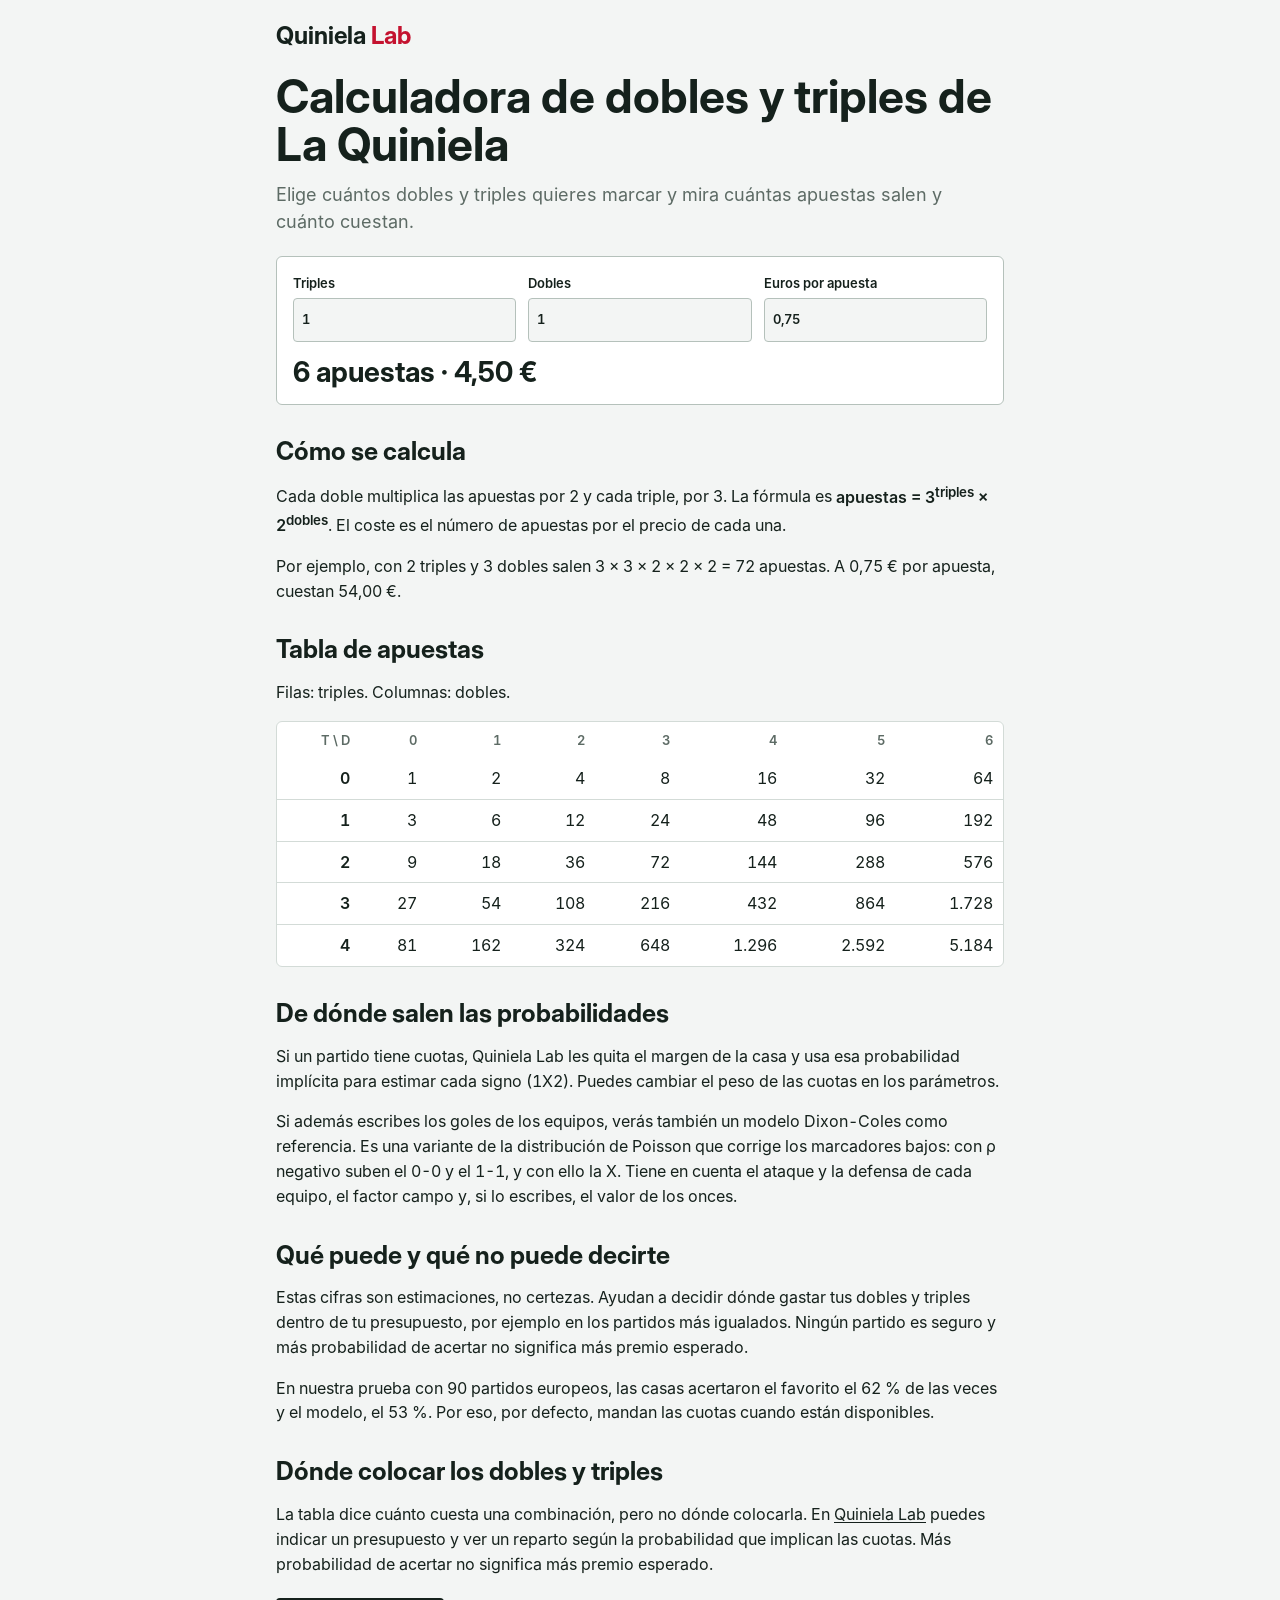
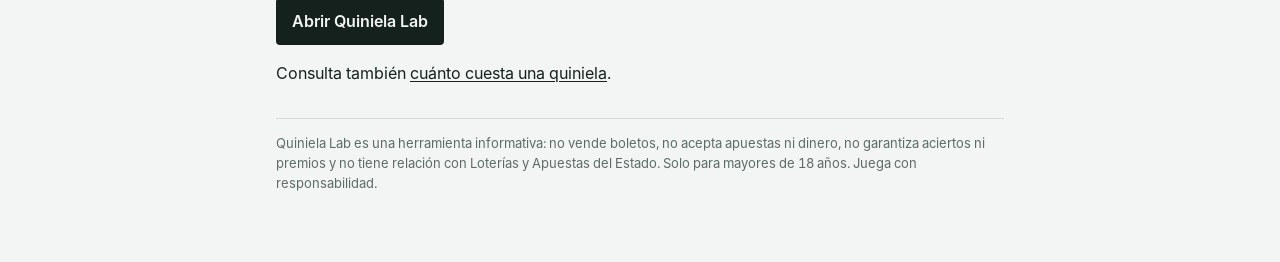
<file: calculadora-dobles-triples/index.html>
<!doctype html>
<html lang="es"><head><meta charset="utf-8"><meta name="viewport" content="width=device-width,initial-scale=1">
<title>Calculadora de dobles y triples de La Quiniela | Quiniela Lab</title><meta name="description" content="Calcula cuántas apuestas y cuánto cuesta una quiniela con dobles y triples, con la fórmula y una tabla de combinaciones."><link rel="canonical" href="https://qlab-web.pages.dev/calculadora-dobles-triples/"><link rel="alternate" hreflang="es" href="https://qlab-web.pages.dev/calculadora-dobles-triples/"><link rel="alternate" hreflang="en" href="https://qlab-web.pages.dev/en/doubles-triples-calculator/">
<meta property="og:title" content="Calculadora de dobles y triples de La Quiniela | Quiniela Lab"><meta property="og:description" content="Calcula cuántas apuestas y cuánto cuesta una quiniela con dobles y triples, con la fórmula y una tabla de combinaciones."><meta property="og:url" content="https://qlab-web.pages.dev/calculadora-dobles-triples/"><meta property="og:type" content="article"><meta property="og:image" content="https://qlab-web.pages.dev/icon-192.png">
<link rel="icon" href="/icon-192.png"><link rel="stylesheet" href="/guias.css"><meta name="theme-color" content="#15211c"></head>
<body><main class="g">
<a class="brand" href="/">Quiniela <em>Lab</em></a>

<h1>Calculadora de dobles y triples de La Quiniela</h1>
<p class="lead">Elige cuántos dobles y triples quieres marcar y mira cuántas apuestas salen y cuánto cuestan.</p>
<section class="box" aria-label="Calculadora">
<div class="f"><label for="t">Triples<input id="t" type="number" min="0" max="14" value="1" inputmode="numeric"></label><label for="d">Dobles<input id="d" type="number" min="0" max="14" value="1" inputmode="numeric"></label><label for="p">Euros por apuesta<input id="p" value="0,75" inputmode="decimal"></label></div>
<p class="res" id="r" aria-live="polite"></p>
</section>
<h2>Cómo se calcula</h2>
<p>Cada doble multiplica las apuestas por 2 y cada triple, por 3. La fórmula es <strong>apuestas = 3<sup>triples</sup> × 2<sup>dobles</sup></strong>. El coste es el número de apuestas por el precio de cada una.</p>
<p>Por ejemplo, con 2 triples y 3 dobles salen 3 × 3 × 2 × 2 × 2 = 72 apuestas. A 0,75 € por apuesta, cuestan 54,00 €.</p>
<h2>Tabla de apuestas</h2>
<p>Filas: triples. Columnas: dobles.</p>
<div class="tw"><table><thead><tr><th scope="col">T \ D</th><th scope="col">0</th><th scope="col">1</th><th scope="col">2</th><th scope="col">3</th><th scope="col">4</th><th scope="col">5</th><th scope="col">6</th></tr></thead><tbody><tr><th scope="row">0</th><td>1</td><td>2</td><td>4</td><td>8</td><td>16</td><td>32</td><td>64</td></tr><tr><th scope="row">1</th><td>3</td><td>6</td><td>12</td><td>24</td><td>48</td><td>96</td><td>192</td></tr><tr><th scope="row">2</th><td>9</td><td>18</td><td>36</td><td>72</td><td>144</td><td>288</td><td>576</td></tr><tr><th scope="row">3</th><td>27</td><td>54</td><td>108</td><td>216</td><td>432</td><td>864</td><td>1.728</td></tr><tr><th scope="row">4</th><td>81</td><td>162</td><td>324</td><td>648</td><td>1.296</td><td>2.592</td><td>5.184</td></tr></tbody></table></div>
<section id="probabilidades-modelo">
<h2>De dónde salen las probabilidades</h2>
<p>Si un partido tiene cuotas, Quiniela Lab les quita el margen de la casa y usa esa probabilidad implícita para estimar cada signo (1X2). Puedes cambiar el peso de las cuotas en los parámetros.</p>
<p>Si además escribes los goles de los equipos, verás también un modelo Dixon-Coles como referencia. Es una variante de la distribución de Poisson que corrige los marcadores bajos: con ρ negativo suben el 0-0 y el 1-1, y con ello la X. Tiene en cuenta el ataque y la defensa de cada equipo, el factor campo y, si lo escribes, el valor de los onces.</p>
<h2>Qué puede y qué no puede decirte</h2>
<p>Estas cifras son estimaciones, no certezas. Ayudan a decidir dónde gastar tus dobles y triples dentro de tu presupuesto, por ejemplo en los partidos más igualados. Ningún partido es seguro y más probabilidad de acertar no significa más premio esperado.</p>
<p>En nuestra prueba con 90 partidos europeos, las casas acertaron el favorito el 62 % de las veces y el modelo, el 53 %. Por eso, por defecto, mandan las cuotas cuando están disponibles.</p>
</section>
<h2>Dónde colocar los dobles y triples</h2>
<p>La tabla dice cuánto cuesta una combinación, pero no dónde colocarla. En <a href="/">Quiniela Lab</a> puedes indicar un presupuesto y ver un reparto según la probabilidad que implican las cuotas. Más probabilidad de acertar no significa más premio esperado.</p>
<p><a class="cta" href="/">Abrir Quiniela Lab</a></p>
<p>Consulta también <a href="/cuanto-cuesta-quiniela/">cuánto cuesta una quiniela</a>.</p>
<p class="note">Quiniela Lab es una herramienta informativa: no vende boletos, no acepta apuestas ni dinero, no garantiza aciertos ni premios y no tiene relación con Loterías y Apuestas del Estado. Solo para mayores de 18 años. Juega con responsabilidad.</p><script>(function(){var q=function(i){return document.getElementById(i)},loc=document.documentElement.lang==='en'?'en-GB':'es-ES';function u(){var t=+q('t').value||0,d=+q('d').value||0,p=parseFloat(String(q('p').value).replace(',','.'))||0,b=Math.pow(3,t)*Math.pow(2,d);q('r').textContent=b.toLocaleString(loc)+' '+(loc==='en-GB'?(b===1?'line':'lines'):(b===1?'apuesta':'apuestas'))+' · '+(b*p).toLocaleString(loc,{minimumFractionDigits:2,maximumFractionDigits:2})+(loc==='en-GB'?'':' €')}['t','d','p'].forEach(function(i){q(i).addEventListener('input',u)});u()})();</script>
</main>
<script>if(location.hostname==='qlab-web.pages.dev'){var cfa=document.createElement('script');cfa.defer=true;cfa.src='https://static.cloudflareinsights.com/beacon.min.js';cfa.setAttribute('data-cf-beacon','{"token":"2de3b0685c6c4119abc2e709d394ed60"}');document.body.appendChild(cfa)}</script>
</body></html>
</file>
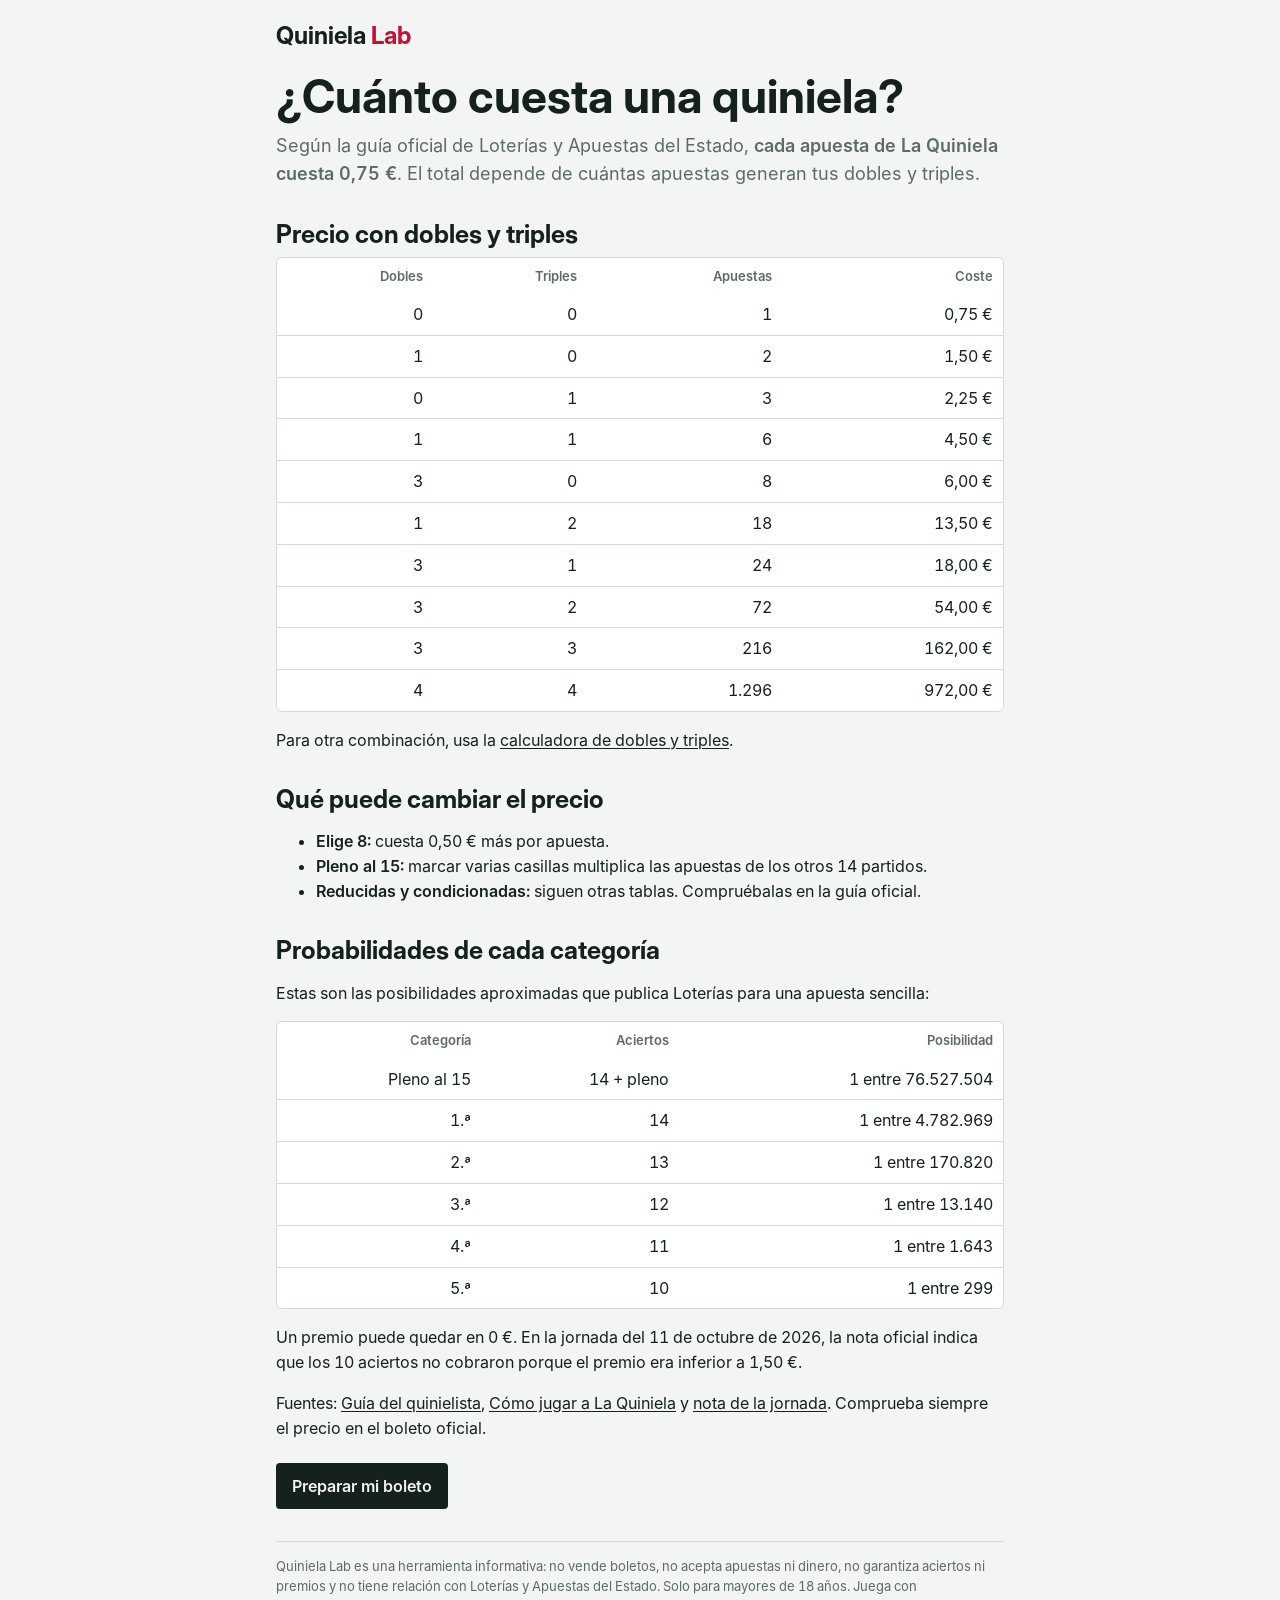
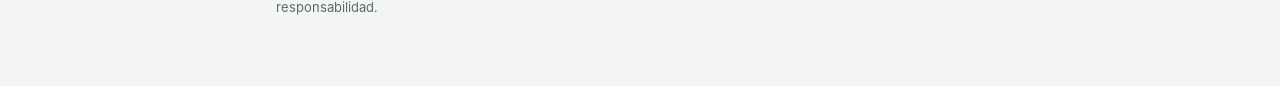
<file: cuanto-cuesta-quiniela/index.html>
<!doctype html>
<html lang="es"><head><meta charset="utf-8"><meta name="viewport" content="width=device-width,initial-scale=1">
<title>¿Cuánto cuesta una quiniela? Precio con dobles y triples | Quiniela Lab</title><meta name="description" content="Cada apuesta de La Quiniela cuesta 0,75 €. Mira el precio con dobles y triples y las probabilidades de cada categoría de premio."><link rel="canonical" href="https://qlab-web.pages.dev/cuanto-cuesta-quiniela/">
<meta property="og:title" content="¿Cuánto cuesta una quiniela? Precio con dobles y triples | Quiniela Lab"><meta property="og:description" content="Cada apuesta de La Quiniela cuesta 0,75 €. Mira el precio con dobles y triples y las probabilidades de cada categoría de premio."><meta property="og:url" content="https://qlab-web.pages.dev/cuanto-cuesta-quiniela/"><meta property="og:type" content="article"><meta property="og:image" content="https://qlab-web.pages.dev/icon-192.png">
<link rel="icon" href="/icon-192.png"><link rel="stylesheet" href="/guias.css"><meta name="theme-color" content="#15211c"></head>
<body><main class="g">
<a class="brand" href="/">Quiniela <em>Lab</em></a>

<h1>¿Cuánto cuesta una quiniela?</h1>
<p class="lead">Según la guía oficial de Loterías y Apuestas del Estado, <strong>cada apuesta de La Quiniela cuesta 0,75 €</strong>. El total depende de cuántas apuestas generan tus dobles y triples.</p>
<h2>Precio con dobles y triples</h2>
<div class="tw"><table><thead><tr><th scope="col">Dobles</th><th scope="col">Triples</th><th scope="col">Apuestas</th><th scope="col">Coste</th></tr></thead><tbody><tr><td>0</td><td>0</td><td>1</td><td>0,75 €</td></tr><tr><td>1</td><td>0</td><td>2</td><td>1,50 €</td></tr><tr><td>0</td><td>1</td><td>3</td><td>2,25 €</td></tr><tr><td>1</td><td>1</td><td>6</td><td>4,50 €</td></tr><tr><td>3</td><td>0</td><td>8</td><td>6,00 €</td></tr><tr><td>1</td><td>2</td><td>18</td><td>13,50 €</td></tr><tr><td>3</td><td>1</td><td>24</td><td>18,00 €</td></tr><tr><td>3</td><td>2</td><td>72</td><td>54,00 €</td></tr><tr><td>3</td><td>3</td><td>216</td><td>162,00 €</td></tr><tr><td>4</td><td>4</td><td>1.296</td><td>972,00 €</td></tr></tbody></table></div>
<p>Para otra combinación, usa la <a href="/calculadora-dobles-triples/">calculadora de dobles y triples</a>.</p>
<h2>Qué puede cambiar el precio</h2>
<ul><li><strong>Elige 8:</strong> cuesta 0,50 € más por apuesta.</li><li><strong>Pleno al 15:</strong> marcar varias casillas multiplica las apuestas de los otros 14 partidos.</li><li><strong>Reducidas y condicionadas:</strong> siguen otras tablas. Compruébalas en la guía oficial.</li></ul>
<h2>Probabilidades de cada categoría</h2>
<p>Estas son las posibilidades aproximadas que publica Loterías para una apuesta sencilla:</p>
<div class="tw"><table><thead><tr><th scope="col">Categoría</th><th scope="col">Aciertos</th><th scope="col">Posibilidad</th></tr></thead><tbody><tr><td>Pleno al 15</td><td>14 + pleno</td><td>1 entre 76.527.504</td></tr><tr><td>1.ª</td><td>14</td><td>1 entre 4.782.969</td></tr><tr><td>2.ª</td><td>13</td><td>1 entre 170.820</td></tr><tr><td>3.ª</td><td>12</td><td>1 entre 13.140</td></tr><tr><td>4.ª</td><td>11</td><td>1 entre 1.643</td></tr><tr><td>5.ª</td><td>10</td><td>1 entre 299</td></tr></tbody></table></div>
<p>Un premio puede quedar en 0 €. En la jornada del 11 de octubre de 2026, la nota oficial indica que los 10 aciertos no cobraron porque el premio era inferior a 1,50 €.</p>
<p>Fuentes: <a href="https://www.loteriasyapuestas.es/f/loterias/documentos/Quiniela/Calendarios/guia_del_quinielista.pdf" rel="noopener noreferrer">Guía del quinielista</a>, <a href="https://www.loteriasyapuestas.es/es/centro-de-ayuda/como-se-juega/como-jugar-a-la-quiniela" rel="noopener noreferrer">Cómo jugar a La Quiniela</a> y <a href="https://www.loteriasyapuestas.es/f/loterias/documentos/Quiniela/Notas%20de%20prensa/NOTA_DE_PRENSA_LA_QUINIELA_11_10_26.pdf" rel="noopener noreferrer">nota de la jornada</a>. Comprueba siempre el precio en el boleto oficial.</p>
<p><a class="cta" href="/">Preparar mi boleto</a></p>
<p class="note">Quiniela Lab es una herramienta informativa: no vende boletos, no acepta apuestas ni dinero, no garantiza aciertos ni premios y no tiene relación con Loterías y Apuestas del Estado. Solo para mayores de 18 años. Juega con responsabilidad.</p>
</main>
<script>if(location.hostname==='qlab-web.pages.dev'){var cfa=document.createElement('script');cfa.defer=true;cfa.src='https://static.cloudflareinsights.com/beacon.min.js';cfa.setAttribute('data-cf-beacon','{"token":"2de3b0685c6c4119abc2e709d394ed60"}');document.body.appendChild(cfa)}</script>
</body></html>
</file>
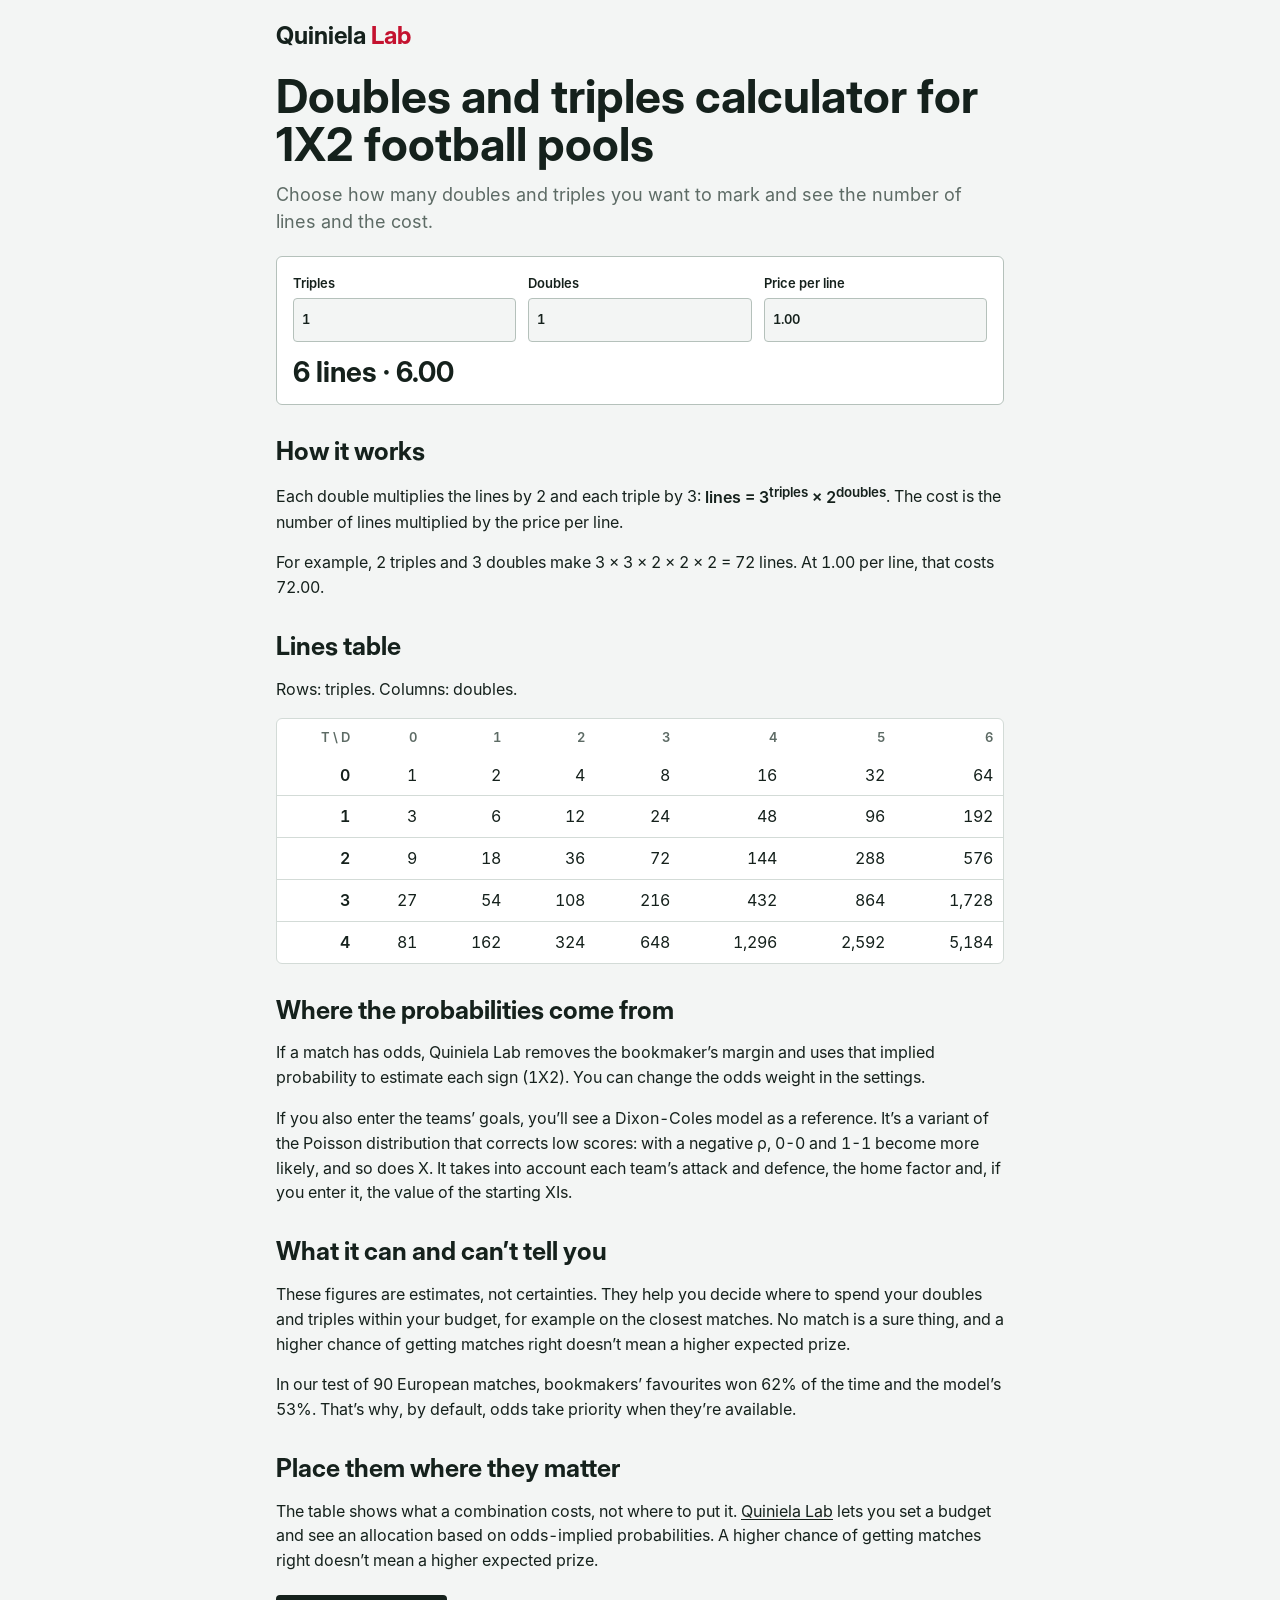
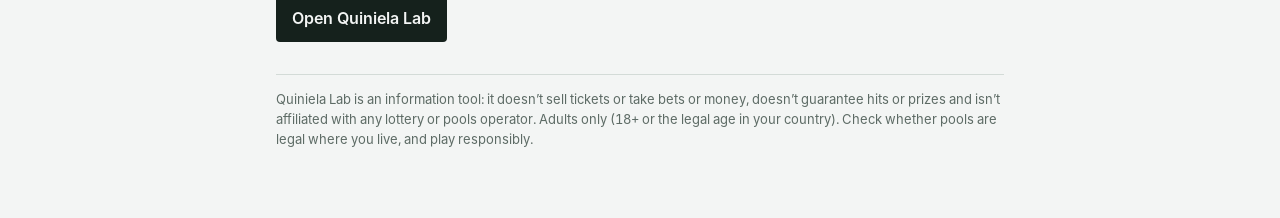
<file: en/doubles-triples-calculator/index.html>
<!doctype html>
<html lang="en"><head><meta charset="utf-8"><meta name="viewport" content="width=device-width,initial-scale=1">
<title>Doubles and triples calculator for 1X2 football pools | Quiniela Lab</title><meta name="description" content="Work out how many lines and how much a 1X2 football pools ticket costs with doubles and triples, with the formula and a lines table."><link rel="canonical" href="https://qlab-web.pages.dev/en/doubles-triples-calculator/"><link rel="alternate" hreflang="es" href="https://qlab-web.pages.dev/calculadora-dobles-triples/"><link rel="alternate" hreflang="en" href="https://qlab-web.pages.dev/en/doubles-triples-calculator/">
<meta property="og:title" content="Doubles and triples calculator for 1X2 football pools | Quiniela Lab"><meta property="og:description" content="Work out how many lines and how much a 1X2 football pools ticket costs with doubles and triples, with the formula and a lines table."><meta property="og:url" content="https://qlab-web.pages.dev/en/doubles-triples-calculator/"><meta property="og:type" content="article"><meta property="og:image" content="https://qlab-web.pages.dev/icon-192.png">
<link rel="icon" href="/icon-192.png"><link rel="stylesheet" href="/guias.css"><meta name="theme-color" content="#15211c"></head>
<body><main class="g">
<a class="brand" href="/?lang=en">Quiniela <em>Lab</em></a>

<h1>Doubles and triples calculator for 1X2 football pools</h1>
<p class="lead">Choose how many doubles and triples you want to mark and see the number of lines and the cost.</p>
<section class="box" aria-label="Calculator">
<div class="f"><label for="t">Triples<input id="t" type="number" min="0" max="20" value="1" inputmode="numeric"></label><label for="d">Doubles<input id="d" type="number" min="0" max="20" value="1" inputmode="numeric"></label><label for="p">Price per line<input id="p" value="1.00" inputmode="decimal"></label></div>
<p class="res" id="r" aria-live="polite"></p>
</section>
<h2>How it works</h2>
<p>Each double multiplies the lines by 2 and each triple by 3: <strong>lines = 3<sup>triples</sup> × 2<sup>doubles</sup></strong>. The cost is the number of lines multiplied by the price per line.</p>
<p>For example, 2 triples and 3 doubles make 3 × 3 × 2 × 2 × 2 = 72 lines. At 1.00 per line, that costs 72.00.</p>
<h2>Lines table</h2>
<p>Rows: triples. Columns: doubles.</p>
<div class="tw"><table><thead><tr><th scope="col">T \ D</th><th scope="col">0</th><th scope="col">1</th><th scope="col">2</th><th scope="col">3</th><th scope="col">4</th><th scope="col">5</th><th scope="col">6</th></tr></thead><tbody><tr><th scope="row">0</th><td>1</td><td>2</td><td>4</td><td>8</td><td>16</td><td>32</td><td>64</td></tr><tr><th scope="row">1</th><td>3</td><td>6</td><td>12</td><td>24</td><td>48</td><td>96</td><td>192</td></tr><tr><th scope="row">2</th><td>9</td><td>18</td><td>36</td><td>72</td><td>144</td><td>288</td><td>576</td></tr><tr><th scope="row">3</th><td>27</td><td>54</td><td>108</td><td>216</td><td>432</td><td>864</td><td>1,728</td></tr><tr><th scope="row">4</th><td>81</td><td>162</td><td>324</td><td>648</td><td>1,296</td><td>2,592</td><td>5,184</td></tr></tbody></table></div>
<section id="probabilities-model">
<h2>Where the probabilities come from</h2>
<p>If a match has odds, Quiniela Lab removes the bookmaker’s margin and uses that implied probability to estimate each sign (1X2). You can change the odds weight in the settings.</p>
<p>If you also enter the teams’ goals, you’ll see a Dixon-Coles model as a reference. It’s a variant of the Poisson distribution that corrects low scores: with a negative ρ, 0-0 and 1-1 become more likely, and so does X. It takes into account each team’s attack and defence, the home factor and, if you enter it, the value of the starting XIs.</p>
<h2>What it can and can’t tell you</h2>
<p>These figures are estimates, not certainties. They help you decide where to spend your doubles and triples within your budget, for example on the closest matches. No match is a sure thing, and a higher chance of getting matches right doesn’t mean a higher expected prize.</p>
<p>In our test of 90 European matches, bookmakers’ favourites won 62% of the time and the model’s 53%. That’s why, by default, odds take priority when they’re available.</p>
</section>
<h2>Place them where they matter</h2>
<p>The table shows what a combination costs, not where to put it. <a href="/?lang=en">Quiniela Lab</a> lets you set a budget and see an allocation based on odds-implied probabilities. A higher chance of getting matches right doesn’t mean a higher expected prize.</p>
<p><a class="cta" href="/?lang=en">Open Quiniela Lab</a></p>
<p class="note">Quiniela Lab is an information tool: it doesn’t sell tickets or take bets or money, doesn’t guarantee hits or prizes and isn’t affiliated with any lottery or pools operator. Adults only (18+ or the legal age in your country). Check whether pools are legal where you live, and play responsibly.</p><script>(function(){var q=function(i){return document.getElementById(i)},loc=document.documentElement.lang==='en'?'en-GB':'es-ES';function u(){var t=+q('t').value||0,d=+q('d').value||0,p=parseFloat(String(q('p').value).replace(',','.'))||0,b=Math.pow(3,t)*Math.pow(2,d);q('r').textContent=b.toLocaleString(loc)+' '+(loc==='en-GB'?(b===1?'line':'lines'):(b===1?'apuesta':'apuestas'))+' · '+(b*p).toLocaleString(loc,{minimumFractionDigits:2,maximumFractionDigits:2})+(loc==='en-GB'?'':' €')}['t','d','p'].forEach(function(i){q(i).addEventListener('input',u)});u()})();</script>
</main>
<script>if(location.hostname==='qlab-web.pages.dev'){var cfa=document.createElement('script');cfa.defer=true;cfa.src='https://static.cloudflareinsights.com/beacon.min.js';cfa.setAttribute('data-cf-beacon','{"token":"2de3b0685c6c4119abc2e709d394ed60"}');document.body.appendChild(cfa)}</script>
</body></html>
</file>
<file: guias.css>
@font-face{font-family:"Inter";font-style:normal;font-weight:400;font-display:swap;src:url(fonts/Inter-Regular.woff) format("woff")}
@font-face{font-family:"Inter";font-style:normal;font-weight:500;font-display:swap;src:url(fonts/Inter-Medium.woff) format("woff")}
@font-face{font-family:"Inter";font-style:normal;font-weight:600;font-display:swap;src:url(fonts/Inter-SemiBold.woff) format("woff")}
@font-face{font-family:"Inter Display";font-style:normal;font-weight:700;font-display:swap;src:url(fonts/InterDisplay-Bold.woff) format("woff")}
:root{--paper:#f3f5f4;--surface:#fff;--ink:#15211c;--muted:#5d6b65;--line:#d3dbd7;--strong:#b5c1bb;--red:#c4122f;color-scheme:light}
@media (prefers-color-scheme:dark){:root{--paper:#0d1411;--surface:#141e19;--ink:#e4ebe7;--muted:#93a39b;--line:#26332d;--strong:#3a4a42;--red:#ff4d67;color-scheme:dark}}
*{box-sizing:border-box}body{margin:0;background:var(--paper);color:var(--ink);font:16px/1.55 Inter,system-ui,-apple-system,"Segoe UI",sans-serif;-webkit-font-smoothing:antialiased;font-variant-numeric:tabular-nums}
.g{max-width:760px;margin:0 auto;padding:24px 16px 56px}.brand{display:inline-block;font:700 24px/1 "Inter Display",Inter,system-ui,sans-serif;color:var(--ink);text-decoration:none;margin-bottom:24px}.brand em{font-style:normal;color:var(--red)}
h1{font:700 clamp(32px,7vw,46px)/1.05 "Inter Display",Inter,system-ui,sans-serif;margin:0 0 12px}h2{font:700 25px/1.15 "Inter Display",Inter,system-ui,sans-serif;margin:32px 0 8px}.lead{font-size:18px;color:var(--muted);margin:0 0 20px}a{color:inherit;text-underline-offset:2px}
.box{background:var(--surface);border:1px solid var(--strong);border-radius:6px;padding:16px}.f{display:flex;flex-wrap:wrap;gap:12px}.f label{display:flex;flex-direction:column;gap:4px;font-size:13px;font-weight:600;flex:1 1 90px;min-width:0}.f input{width:100%;min-height:44px;padding:8px;font:inherit;background:var(--paper);color:var(--ink);border:1px solid var(--strong);border-radius:4px}.res{font:700 28px/1.15 "Inter Display",Inter,system-ui,sans-serif;margin:14px 0 0}
.tw{overflow-x:auto;border:1px solid var(--line);border-radius:6px;background:var(--surface)}table{border-collapse:collapse;width:100%;font-variant-numeric:tabular-nums}th,td{padding:8px 10px;border-bottom:1px solid var(--line);text-align:right;white-space:nowrap}tr:last-child td,tr:last-child th{border-bottom:0}thead th{color:var(--muted);font-size:13px}
.cta{display:inline-block;margin-top:6px;padding:11px 16px;background:var(--ink);color:var(--paper);border-radius:4px;font-weight:600;text-decoration:none}.note{margin-top:32px;padding-top:14px;border-top:1px solid var(--line);font-size:13px;color:var(--muted)}
</file>
